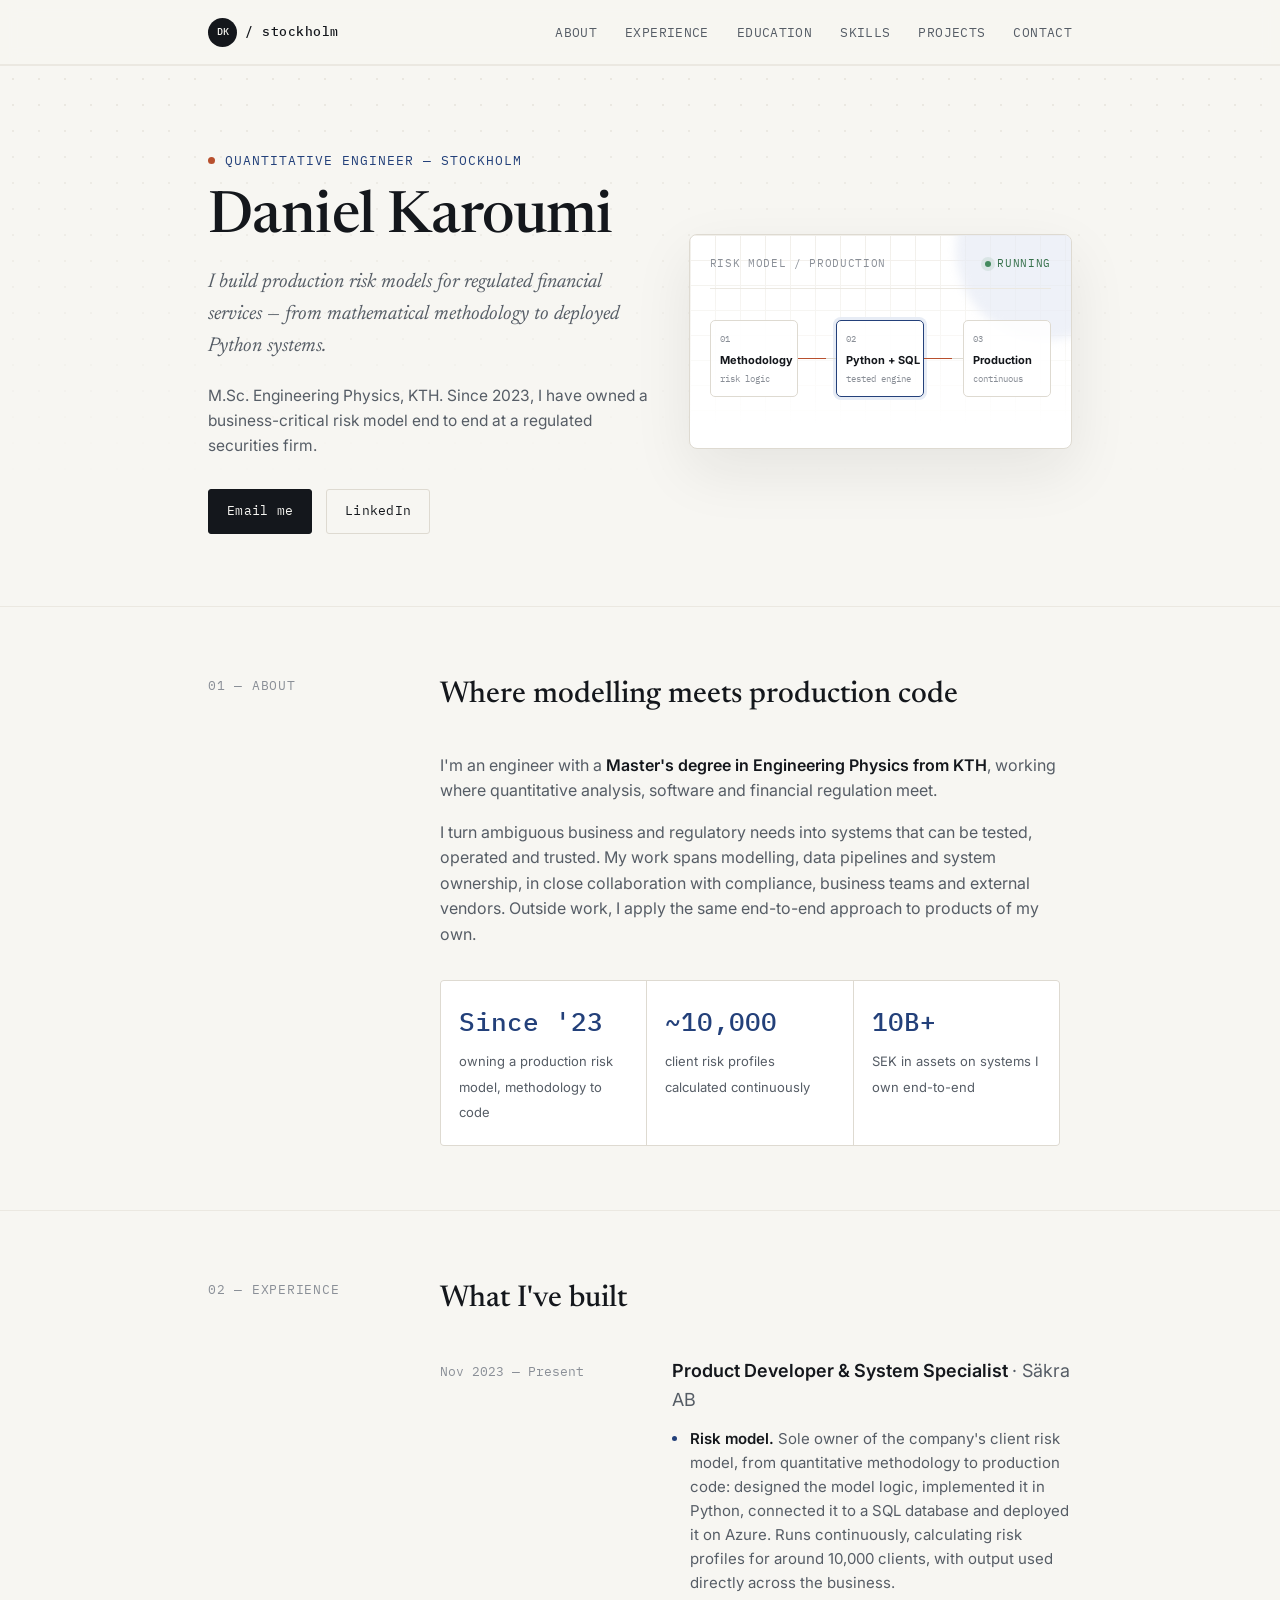
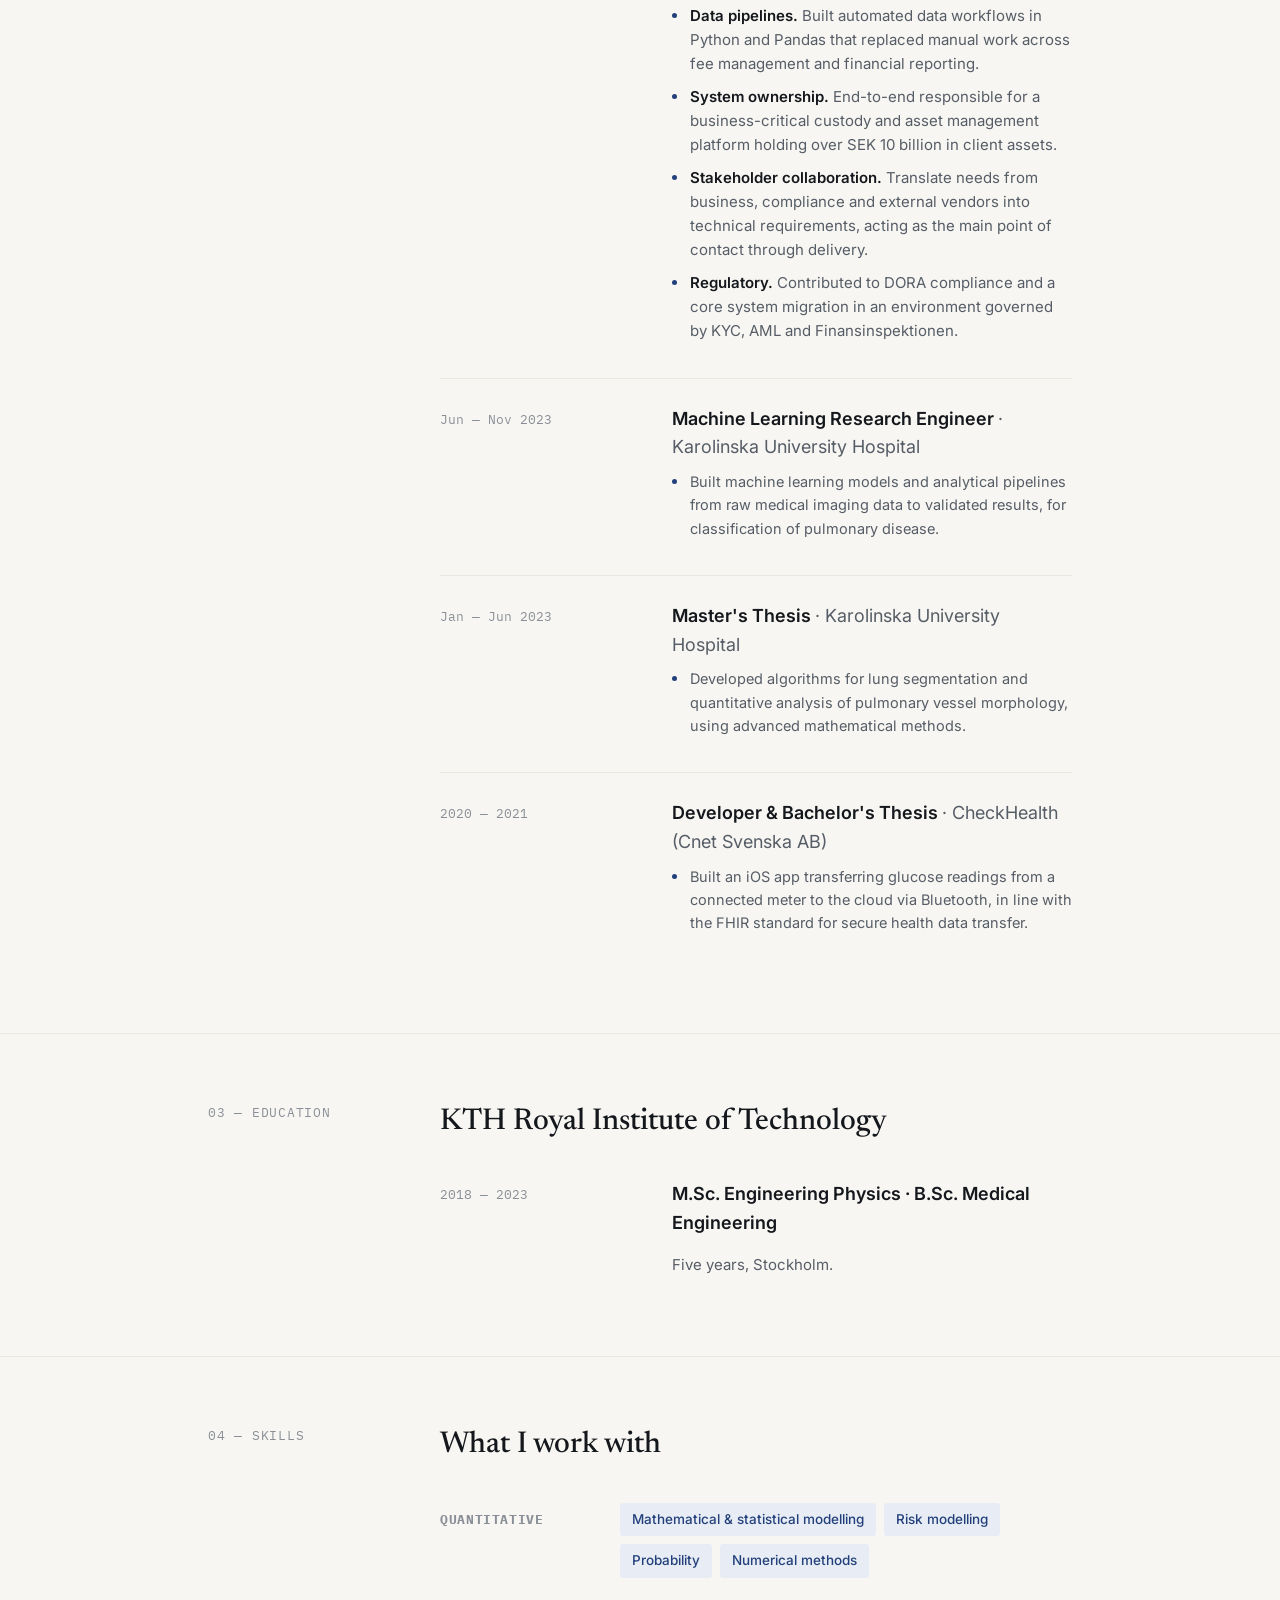
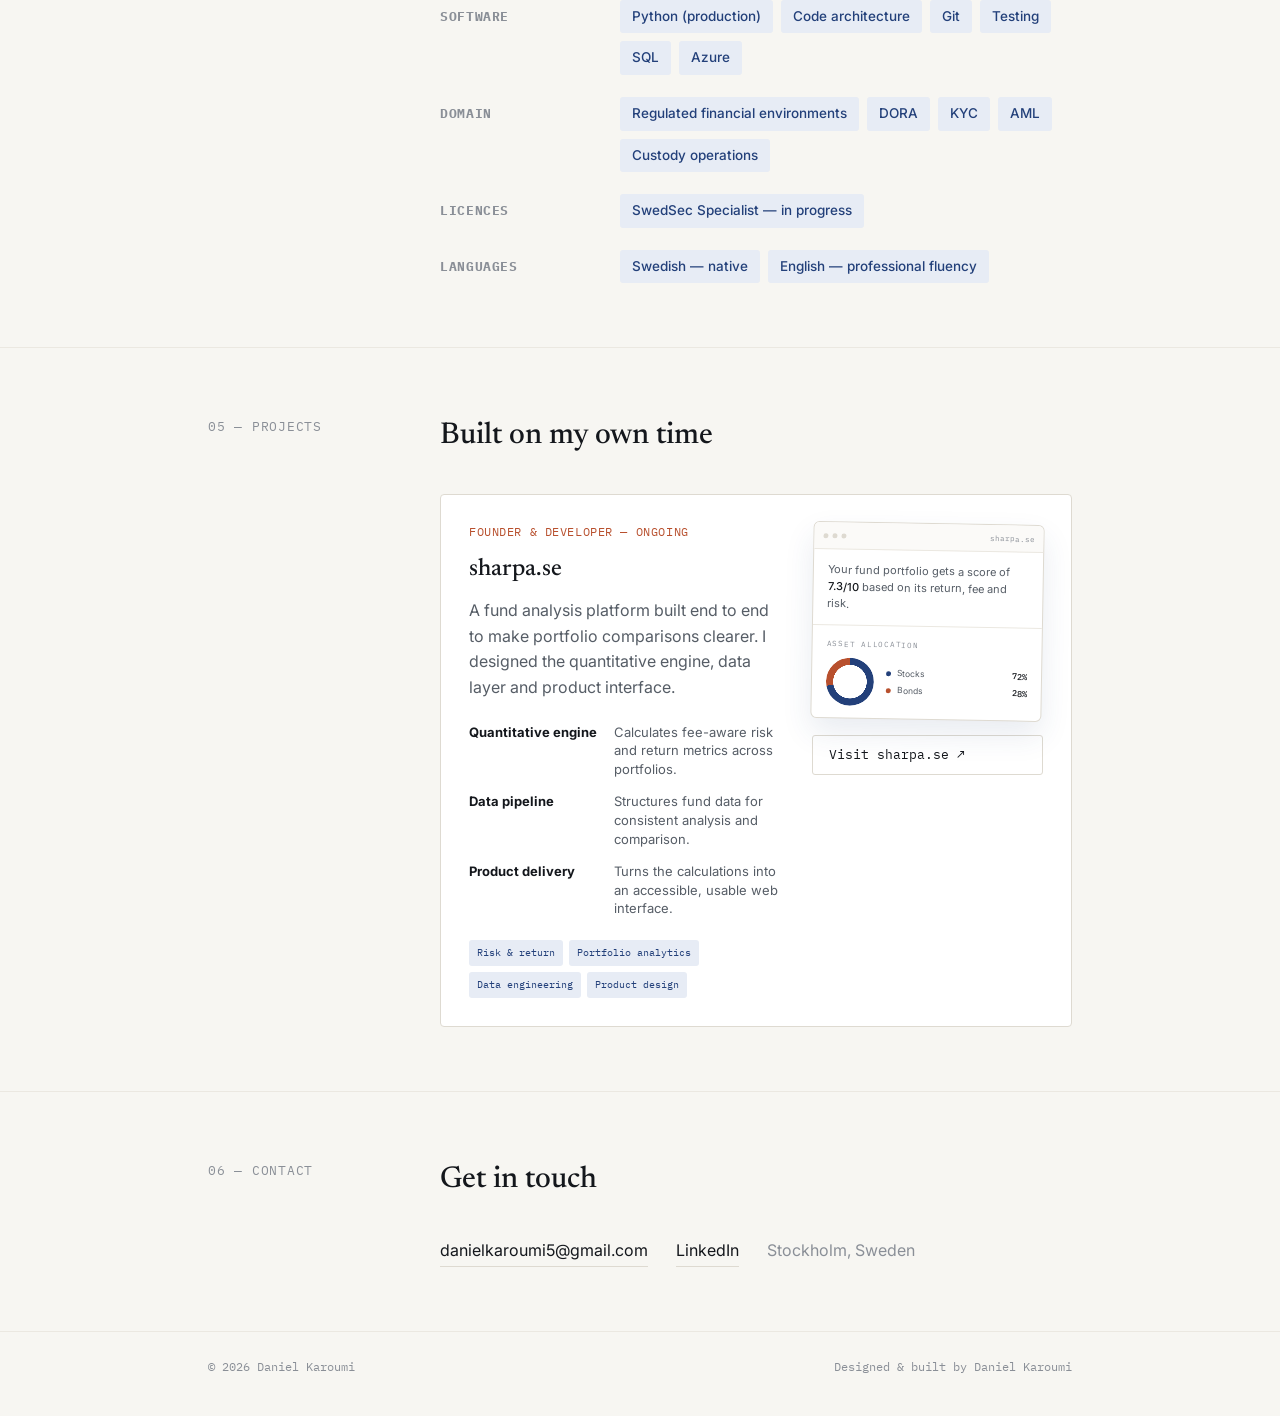
<file: index.html>
<!doctype html>
<html lang="en">
<head>
<meta charset="utf-8">
<meta name="viewport" content="width=device-width, initial-scale=1.0">
<title>Daniel Karoumi — Quantitative Engineer</title>
<meta name="description" content="Daniel Karoumi is a quantitative engineer in Stockholm building production risk models and financial systems in Python.">
<meta name="theme-color" content="#F7F6F2">
<link rel="canonical" href="https://dev-d4.github.io/">
<meta property="og:type" content="website">
<meta property="og:locale" content="en_GB">
<meta property="og:title" content="Daniel Karoumi — Quantitative Engineer">
<meta property="og:description" content="Production risk models and financial systems — from mathematical methodology to deployed Python.">
<meta property="og:url" content="https://dev-d4.github.io/">
<meta property="og:image" content="https://dev-d4.github.io/social-card.png">
<meta property="og:image:width" content="1200">
<meta property="og:image:height" content="630">
<meta property="og:image:alt" content="Daniel Karoumi, Quantitative Engineer in Stockholm">
<meta name="twitter:card" content="summary_large_image">
<meta name="twitter:title" content="Daniel Karoumi — Quantitative Engineer">
<meta name="twitter:description" content="Production risk models and financial systems — from methodology to deployed Python.">
<meta name="twitter:image" content="https://dev-d4.github.io/social-card.png">
<link rel="icon" href="favicon.svg?v=4" type="image/svg+xml">
<link rel="preconnect" href="https://fonts.googleapis.com">
<link rel="preconnect" href="https://fonts.gstatic.com" crossorigin>
<link href="https://fonts.googleapis.com/css2?family=Newsreader:ital,wght@0,400;0,500;0,600;1,400;1,500&amp;family=Inter:wght@400;500;600&amp;family=IBM+Plex+Mono:wght@400;500&amp;display=swap" rel="stylesheet">
<link rel="stylesheet" href="style.css?v=4">
</head>
<body>

<a class="skip-link" href="#main-content">Skip to content</a>

<header class="site-header">
  <div class="wrap">
    <a href="#top" class="brand" aria-label="Daniel Karoumi, home"><span class="brand-mark">DK</span><span>/ stockholm</span></a>
    <button class="menu-toggle" type="button" aria-expanded="false" aria-controls="primary-nav"><span>Menu</span><span class="menu-icon" aria-hidden="true"></span></button>
    <nav class="primary-nav" id="primary-nav" aria-label="Primary navigation">
      <a href="#about">About</a>
      <a href="#experience">Experience</a>
      <a href="#education">Education</a>
      <a href="#skills">Skills</a>
      <a href="#projects">Projects</a>
      <a href="#contact">Contact</a>
    </nav>
  </div>
</header>

<main id="main-content">
  <div id="top"></div>

  <section class="hero">
    <div class="wrap">
      <div>
        <p class="eyebrow">Quantitative Engineer — Stockholm</p>
        <h1>Daniel Karoumi</h1>
        <p class="thesis">I build production risk models for regulated financial services — from mathematical methodology to deployed Python systems.</p>
        <p class="lede">M.Sc. Engineering Physics, KTH. Since 2023, I have owned a business-critical risk model end to end at a regulated securities firm.</p>
        <div class="cta-row">
          <a class="btn btn-primary" href="mailto:danielkaroumi5@gmail.com">Email me</a>
          <a class="btn btn-ghost" href="https://www.linkedin.com/in/daniel-karoumi-aabb51263/" target="_blank" rel="noopener">LinkedIn</a>
        </div>
      </div>

      <div class="model-panel" role="img" aria-label="A production risk model workflow from methodology through Python and SQL to continuous production use">
        <div class="model-grid" aria-hidden="true"></div>
        <div class="model-top"><span>Risk model / production</span><span class="live"><i></i> running</span></div>
        <div class="model-flow">
          <div class="model-node"><span>01</span><strong>Methodology</strong><small>risk logic</small></div>
          <div class="flow-line" aria-hidden="true"><i></i></div>
          <div class="model-node active"><span>02</span><strong>Python + SQL</strong><small>tested engine</small></div>
          <div class="flow-line" aria-hidden="true"><i></i></div>
          <div class="model-node"><span>03</span><strong>Production</strong><small>continuous</small></div>
        </div>
      </div>
    </div>
  </section>

  <section id="about">
    <div class="wrap">
      <div class="section-head">
        <span class="section-label">01 — About</span>
        <h2 class="section-title">Where modelling meets production code</h2>
      </div>
      <div class="section-body">
        <div></div>
        <div class="about-text reveal">
          <p>I'm an engineer with a <strong>Master's degree in Engineering Physics from KTH</strong>, working where quantitative analysis, software and financial regulation meet.</p>
          <p>I turn ambiguous business and regulatory needs into systems that can be tested, operated and trusted. My work spans modelling, data pipelines and system ownership, in close collaboration with compliance, business teams and external vendors. Outside work, I apply the same end-to-end approach to products of my own.</p>

          <div class="facts">
            <div class="fact"><span class="num">Since '23</span><span class="label">owning a production risk model, methodology to code</span></div>
            <div class="fact"><span class="num">~10,000</span><span class="label">client risk profiles calculated continuously</span></div>
            <div class="fact"><span class="num">10B+</span><span class="label">SEK in assets on systems I own end-to-end</span></div>
          </div>
        </div>
      </div>
    </div>
  </section>

  <section id="experience">
    <div class="wrap">
      <div class="section-head">
        <span class="section-label">02 — Experience</span>
        <h2 class="section-title">What I've built</h2>
      </div>
      <div class="section-body">
        <div></div>
        <div class="timeline reveal">

          <div class="role">
            <div class="when">Nov 2023 — Present</div>
            <div>
              <p class="who">Product Developer &amp; System Specialist <span>· Säkra AB</span></p>
              <ul>
                <li><strong>Risk model.</strong> Sole owner of the company's client risk model, from quantitative methodology to production code: designed the model logic, implemented it in Python, connected it to a SQL database and deployed it on Azure. Runs continuously, calculating risk profiles for around 10,000 clients, with output used directly across the business.</li>
                <li><strong>Data pipelines.</strong> Built automated data workflows in Python and Pandas that replaced manual work across fee management and financial reporting.</li>
                <li><strong>System ownership.</strong> End-to-end responsible for a business-critical custody and asset management platform holding over SEK 10 billion in client assets.</li>
                <li><strong>Stakeholder collaboration.</strong> Translate needs from business, compliance and external vendors into technical requirements, acting as the main point of contact through delivery.</li>
                <li><strong>Regulatory.</strong> Contributed to DORA compliance and a core system migration in an environment governed by KYC, AML and Finansinspektionen.</li>
              </ul>
            </div>
          </div>

          <div class="role compact">
            <div class="when">Jun — Nov 2023</div>
            <div>
              <p class="who">Machine Learning Research Engineer <span>· Karolinska University Hospital</span></p>
              <ul>
                <li>Built machine learning models and analytical pipelines from raw medical imaging data to validated results, for classification of pulmonary disease.</li>
              </ul>
            </div>
          </div>

          <div class="role compact">
            <div class="when">Jan — Jun 2023</div>
            <div>
              <p class="who">Master's Thesis <span>· Karolinska University Hospital</span></p>
              <ul>
                <li>Developed algorithms for lung segmentation and quantitative analysis of pulmonary vessel morphology, using advanced mathematical methods.</li>
              </ul>
            </div>
          </div>

          <div class="role compact">
            <div class="when">2020 — 2021</div>
            <div>
              <p class="who">Developer &amp; Bachelor's Thesis <span>· CheckHealth (Cnet Svenska AB)</span></p>
              <ul>
                <li>Built an iOS app transferring glucose readings from a connected meter to the cloud via Bluetooth, in line with the FHIR standard for secure health data transfer.</li>
              </ul>
            </div>
          </div>

        </div>
      </div>
    </div>
  </section>

  <section id="education">
    <div class="wrap">
      <div class="section-head">
        <span class="section-label">03 — Education</span>
        <h2 class="section-title">KTH Royal Institute of Technology</h2>
      </div>
      <div class="section-body">
        <div></div>
        <div class="edu-card reveal">
          <div class="when">2018 — 2023</div>
          <div>
            <p class="who">M.Sc. Engineering Physics · B.Sc. Medical Engineering</p>
            <p class="where">Five years, Stockholm.</p>
          </div>
        </div>
      </div>
    </div>
  </section>

  <section id="skills">
    <div class="wrap">
      <div class="section-head">
        <span class="section-label">04 — Skills</span>
        <h2 class="section-title">What I work with</h2>
      </div>
      <div class="section-body">
        <div></div>
        <div class="skill-groups reveal">
          <div class="skill-group">
            <h4>Quantitative</h4>
            <div class="tags">
              <span class="tag">Mathematical &amp; statistical modelling</span>
              <span class="tag">Risk modelling</span>
              <span class="tag">Probability</span>
              <span class="tag">Numerical methods</span>
            </div>
          </div>
          <div class="skill-group">
            <h4>Software</h4>
            <div class="tags">
              <span class="tag">Python (production)</span>
              <span class="tag">Code architecture</span>
              <span class="tag">Git</span>
              <span class="tag">Testing</span>
              <span class="tag">SQL</span>
              <span class="tag">Azure</span>
            </div>
          </div>
          <div class="skill-group">
            <h4>Domain</h4>
            <div class="tags">
              <span class="tag">Regulated financial environments</span>
              <span class="tag">DORA</span>
              <span class="tag">KYC</span>
              <span class="tag">AML</span>
              <span class="tag">Custody operations</span>
            </div>
          </div>
          <div class="skill-group">
            <h4>Licences</h4>
            <div class="tags"><span class="tag">SwedSec Specialist — in progress</span></div>
          </div>
          <div class="skill-group">
            <h4>Languages</h4>
            <div class="tags">
              <span class="tag">Swedish — native</span>
              <span class="tag">English — professional fluency</span>
            </div>
          </div>
        </div>
      </div>
    </div>
  </section>

  <section id="projects">
    <div class="wrap">
      <div class="section-head">
        <span class="section-label">05 — Projects</span>
        <h2 class="section-title">Built on my own time</h2>
      </div>
      <div class="section-body">
        <div></div>
        <article class="project-card reveal">
          <div class="project-copy">
            <p class="tag-line">Founder &amp; developer — ongoing</p>
            <h3>sharpa.se</h3>
            <p>A fund analysis platform built end to end to make portfolio comparisons clearer. I designed the quantitative engine, data layer and product interface.</p>
            <ul class="project-points">
              <li><strong>Quantitative engine</strong><span>Calculates fee-aware risk and return metrics across portfolios.</span></li>
              <li><strong>Data pipeline</strong><span>Structures fund data for consistent analysis and comparison.</span></li>
              <li><strong>Product delivery</strong><span>Turns the calculations into an accessible, usable web interface.</span></li>
            </ul>
            <div class="project-tags" aria-label="Project areas"><span>Risk &amp; return</span><span>Portfolio analytics</span><span>Data engineering</span><span>Product design</span></div>
          </div>
          <div class="project-side">
            <div class="product-preview" aria-hidden="true">
              <div class="preview-bar"><i></i><i></i><i></i><span>sharpa.se</span></div>
              <div class="preview-band">
                <p class="preview-verdict">Your fund portfolio gets a score of <b>7.3/10</b> based on its return, fee and risk.</p>
              </div>
              <div class="preview-band">
                <small class="preview-label">Asset allocation</small>
                <div class="preview-split">
                  <span class="preview-donut"></span>
                  <span class="preview-legend">
                    <span>Stocks<b>72%</b></span>
                    <span>Bonds<b>28%</b></span>
                  </span>
                </div>
              </div>
            </div>
            <a class="visit" href="https://sharpa.se" target="_blank" rel="noopener">Visit sharpa.se <span aria-hidden="true">↗</span></a>
          </div>
        </article>
      </div>
    </div>
  </section>

  <section id="contact" class="contact">
    <div class="wrap">
      <div class="section-head">
        <span class="section-label">06 — Contact</span>
        <h2 class="section-title">Get in touch</h2>
      </div>
      <div class="section-body">
        <div></div>
        <div class="contact-links reveal">
          <a href="mailto:danielkaroumi5@gmail.com">danielkaroumi5@gmail.com</a>
          <a href="https://www.linkedin.com/in/daniel-karoumi-aabb51263/" target="_blank" rel="noopener">LinkedIn</a>
          <span style="color: var(--ink-faint); font-size: 16px;">Stockholm, Sweden</span>
        </div>
      </div>
    </div>
  </section>

</main>

<footer>
  <div class="wrap">
    <span>© 2026 Daniel Karoumi</span>
    <span>Designed &amp; built by Daniel Karoumi</span>
  </div>
</footer>

<script src="script.js?v=4"></script>
</body>
</html>
</file>
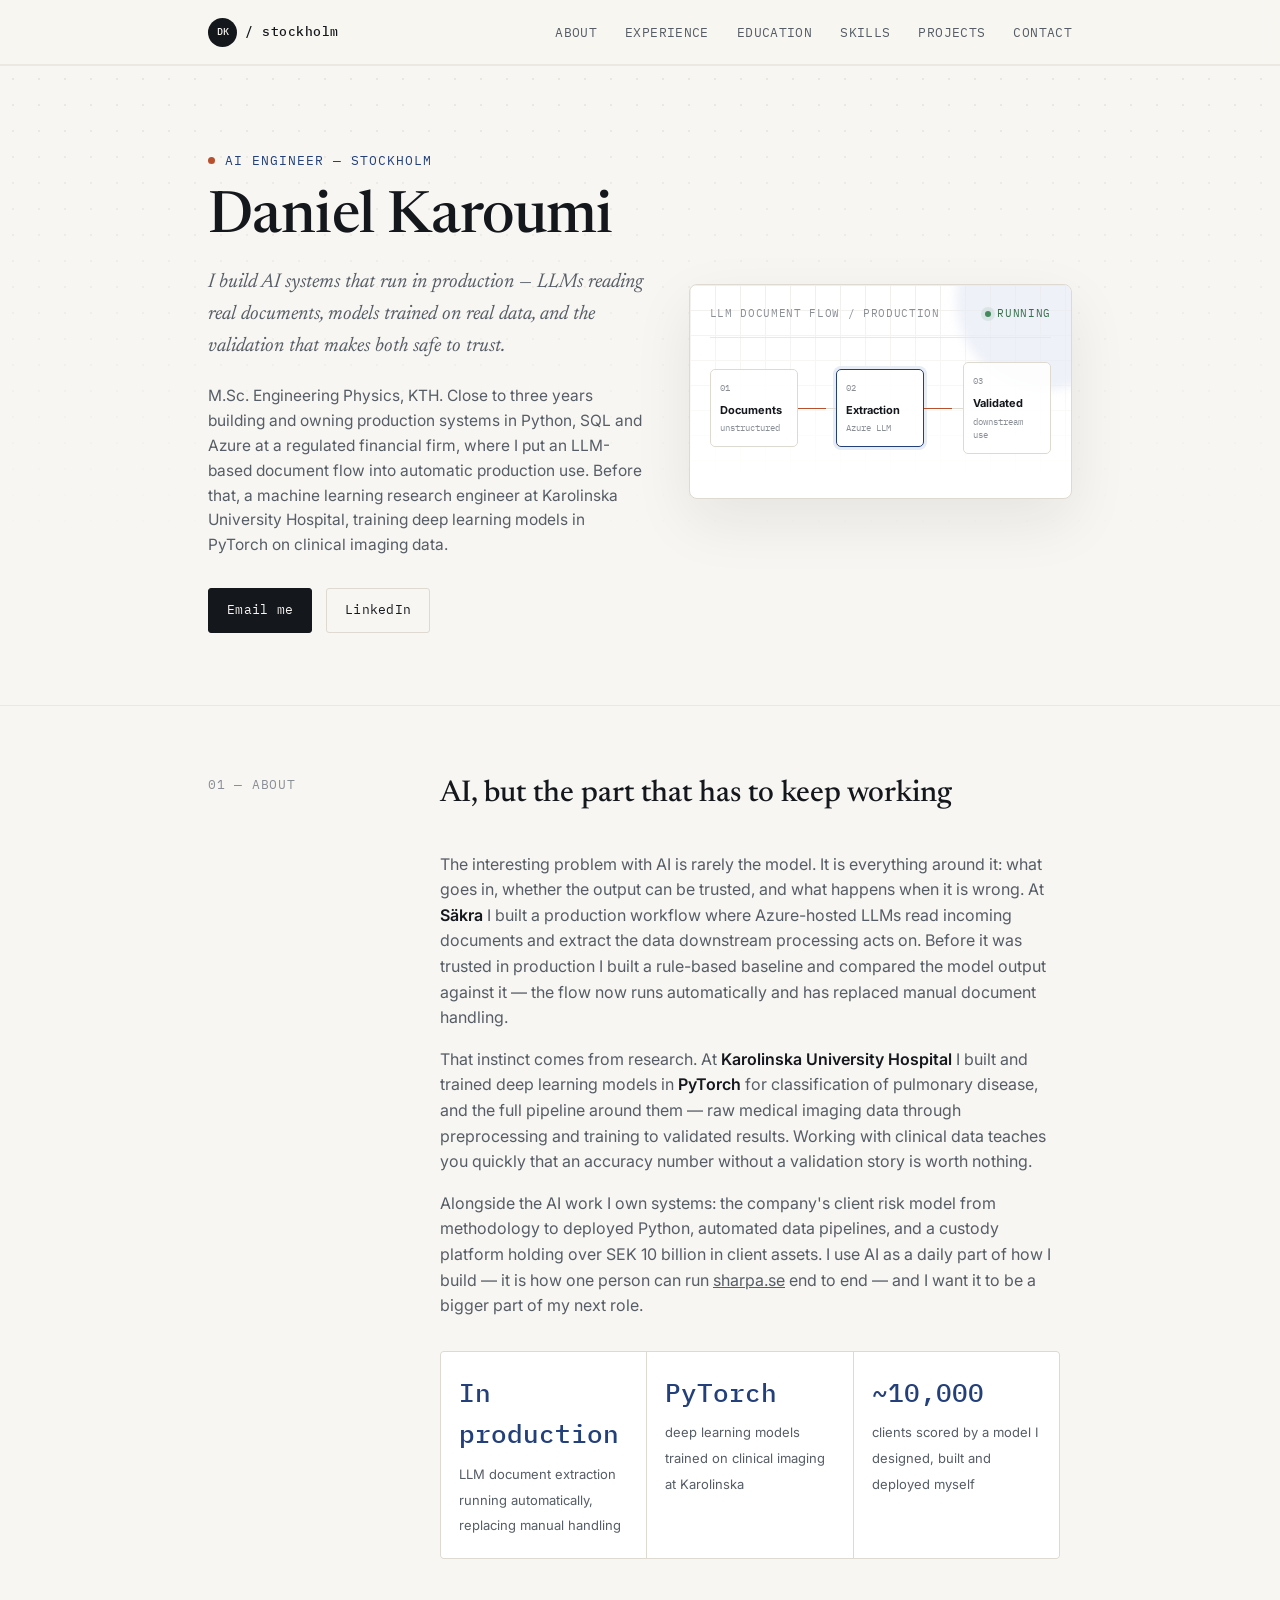
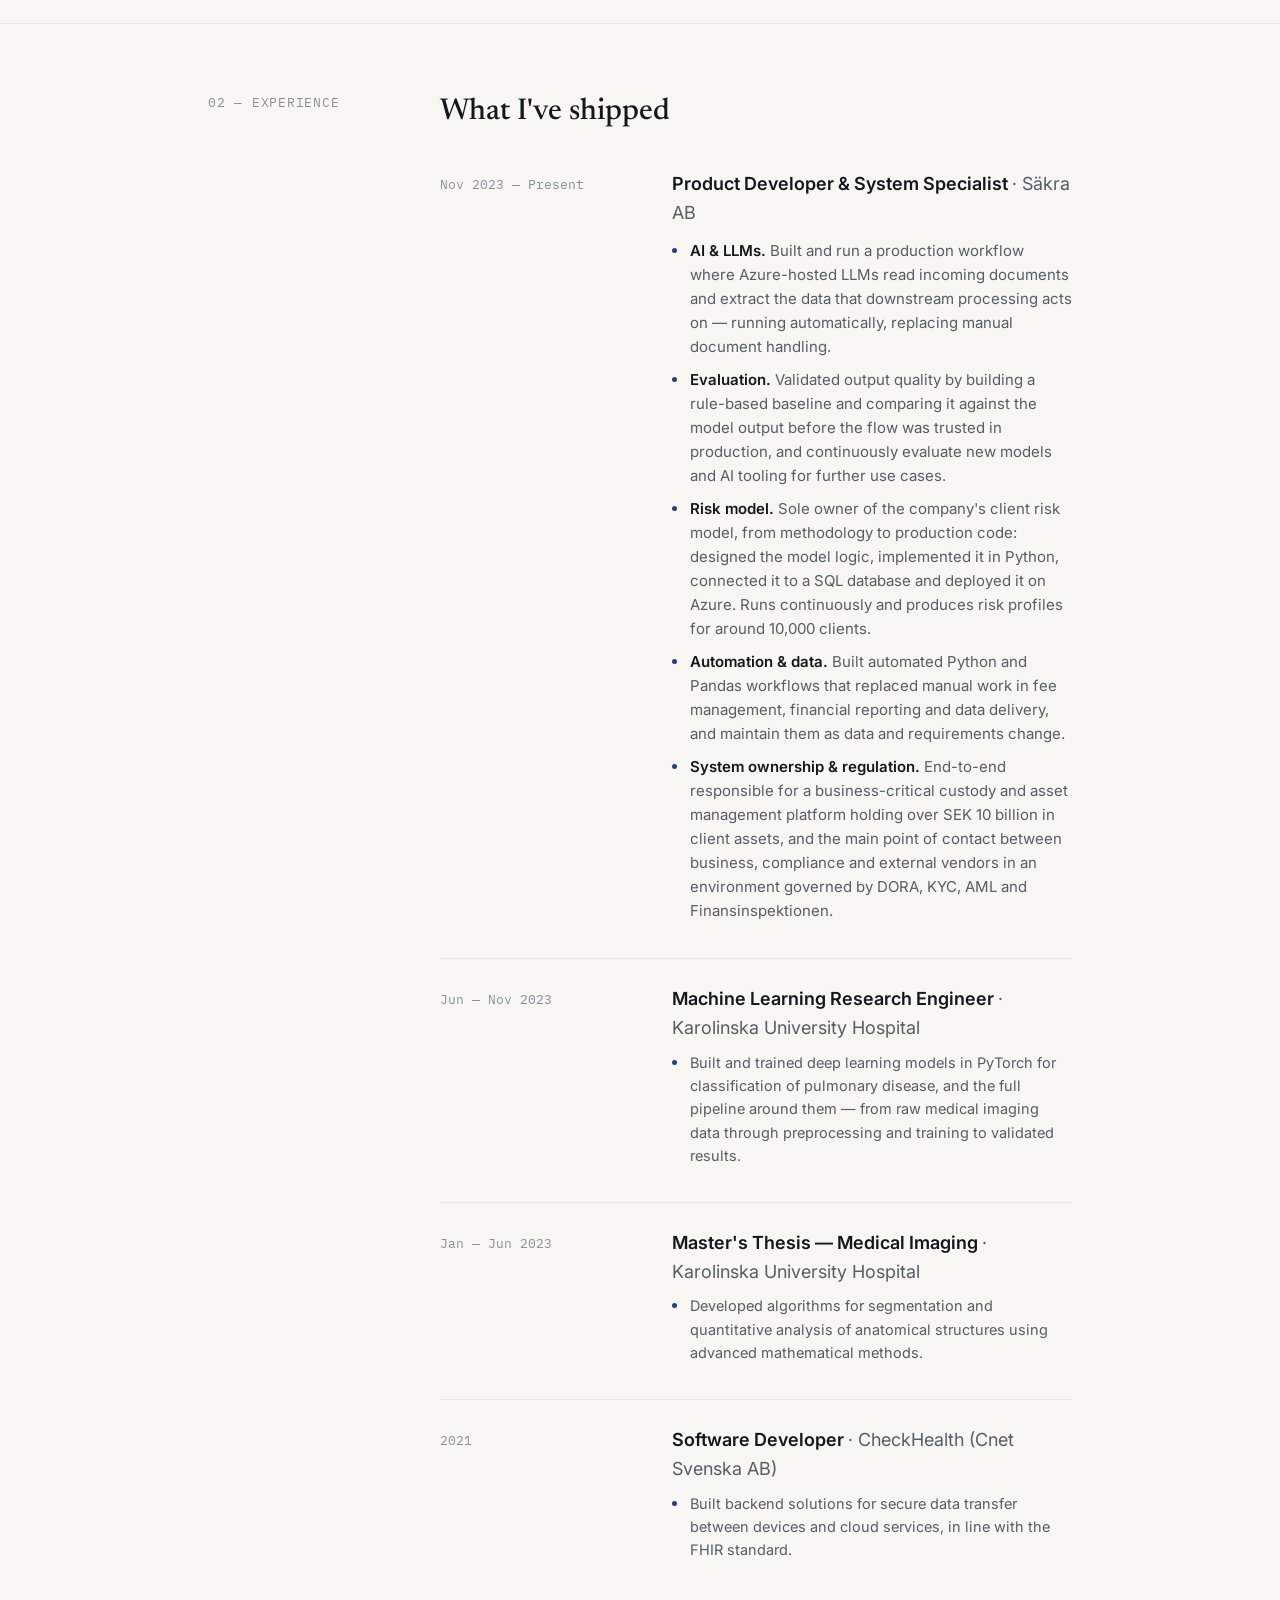
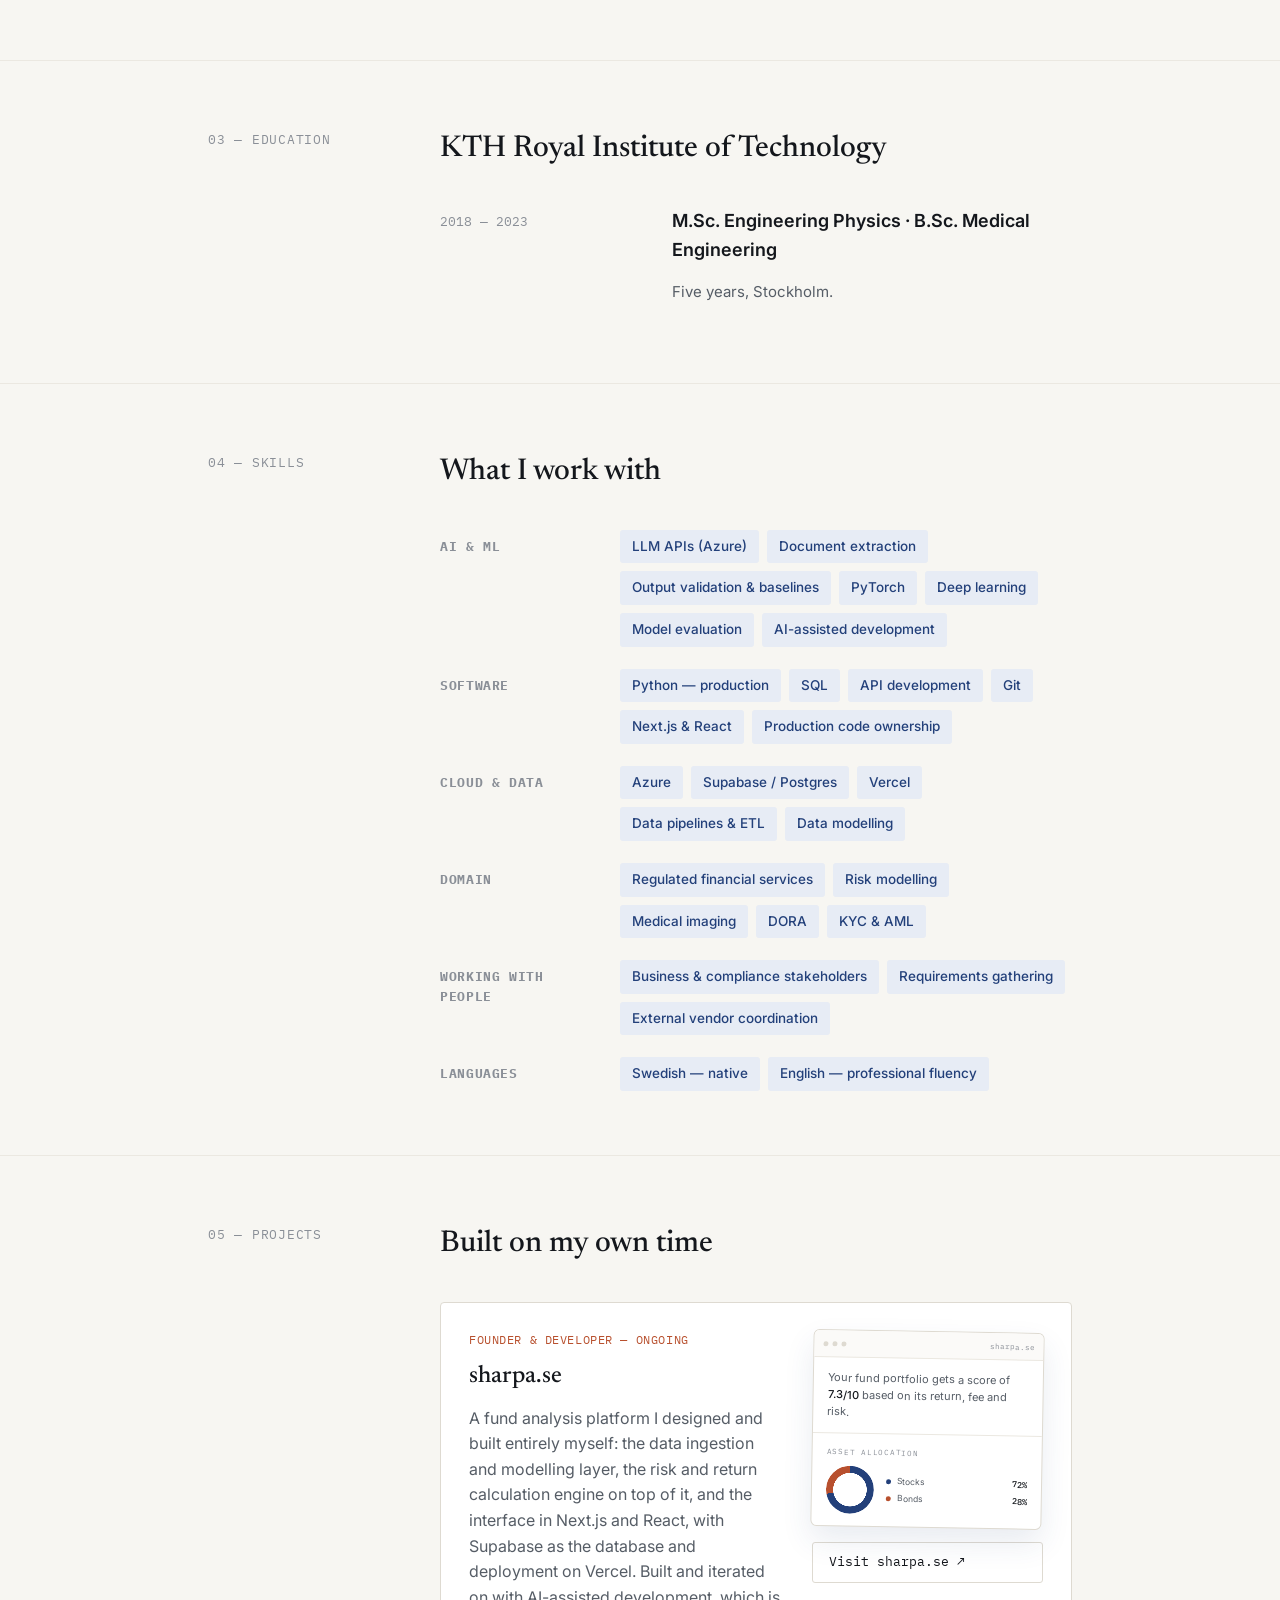
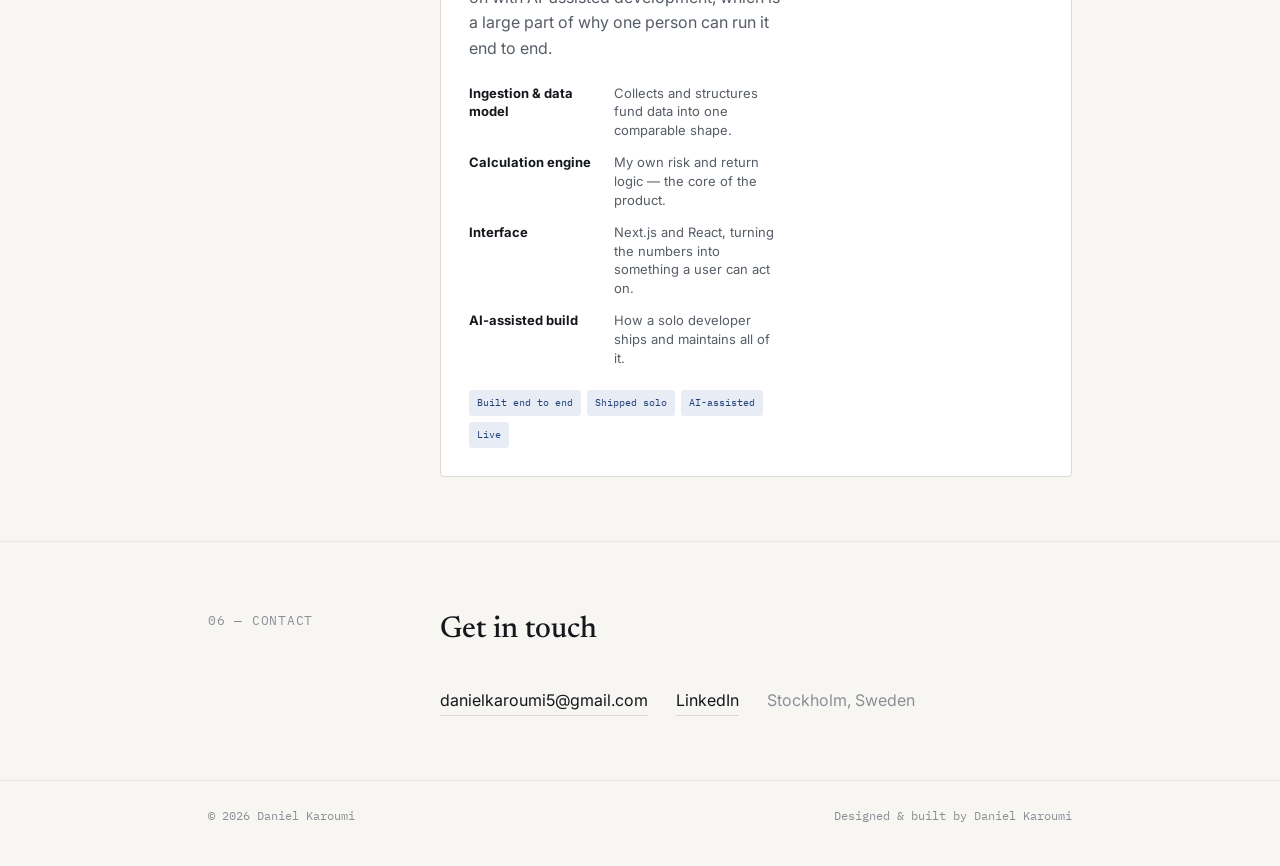
<file: aiengineer/index.html>
<!doctype html>
<html lang="en">
<head>
<meta charset="utf-8">
<meta name="viewport" content="width=device-width, initial-scale=1.0">
<title>Daniel Karoumi — AI Engineer</title>
<meta name="description" content="Daniel Karoumi is an engineer in Stockholm who puts AI into production — LLM document extraction running automatically in a regulated financial firm, and deep learning on clinical imaging before that.">
<meta name="theme-color" content="#F7F6F2">
<!-- This page covers the same career as the front page and should not compete
     with it in search. Remove the next line to make it indexable. -->
<meta name="robots" content="noindex">
<link rel="canonical" href="https://dev-d4.github.io/aiengineer/">
<meta property="og:type" content="website">
<meta property="og:locale" content="en_GB">
<meta property="og:title" content="Daniel Karoumi — AI Engineer">
<meta property="og:description" content="LLM systems that run in production, PyTorch models trained on clinical data, and the validation that makes both trustworthy.">
<meta property="og:url" content="https://dev-d4.github.io/aiengineer/">
<meta property="og:image" content="https://dev-d4.github.io/social-card.png">
<meta property="og:image:width" content="1200">
<meta property="og:image:height" content="630">
<meta property="og:image:alt" content="Daniel Karoumi, engineer in Stockholm">
<meta name="twitter:card" content="summary_large_image">
<meta name="twitter:title" content="Daniel Karoumi — AI Engineer">
<meta name="twitter:description" content="I ship AI that actually runs — LLM document flows in production, deep learning on medical imaging, and the evaluation in between.">
<meta name="twitter:image" content="https://dev-d4.github.io/social-card.png">
<link rel="icon" href="../favicon.svg?v=4" type="image/svg+xml">
<link rel="preconnect" href="https://fonts.googleapis.com">
<link rel="preconnect" href="https://fonts.gstatic.com" crossorigin>
<link href="https://fonts.googleapis.com/css2?family=Newsreader:ital,wght@0,400;0,500;0,600;1,400;1,500&amp;family=Inter:wght@400;500;600&amp;family=IBM+Plex+Mono:wght@400;500&amp;display=swap" rel="stylesheet">
<link rel="stylesheet" href="../style.css?v=4">
</head>
<body>

<a class="skip-link" href="#main-content">Skip to content</a>

<header class="site-header">
  <div class="wrap">
    <a href="#top" class="brand" aria-label="Daniel Karoumi, home"><span class="brand-mark">DK</span><span>/ stockholm</span></a>
    <button class="menu-toggle" type="button" aria-expanded="false" aria-controls="primary-nav"><span>Menu</span><span class="menu-icon" aria-hidden="true"></span></button>
    <nav class="primary-nav" id="primary-nav" aria-label="Primary navigation">
      <a href="#about">About</a>
      <a href="#experience">Experience</a>
      <a href="#education">Education</a>
      <a href="#skills">Skills</a>
      <a href="#projects">Projects</a>
      <a href="#contact">Contact</a>
    </nav>
  </div>
</header>

<main id="main-content">
  <div id="top"></div>

  <section class="hero">
    <div class="wrap">
      <div>
        <p class="eyebrow">AI Engineer — Stockholm</p>
        <h1>Daniel Karoumi</h1>
        <p class="thesis">I build AI systems that run in production — LLMs reading real documents, models trained on real data, and the validation that makes both safe to trust.</p>
        <p class="lede">M.Sc. Engineering Physics, KTH. Close to three years building and owning production systems in Python, SQL and Azure at a regulated financial firm, where I put an LLM-based document flow into automatic production use. Before that, a machine learning research engineer at Karolinska University Hospital, training deep learning models in PyTorch on clinical imaging data.</p>
        <div class="cta-row">
          <a class="btn btn-primary" href="mailto:danielkaroumi5@gmail.com">Email me</a>
          <a class="btn btn-ghost" href="https://www.linkedin.com/in/daniel-karoumi-aabb51263/" target="_blank" rel="noopener">LinkedIn</a>
        </div>
      </div>

      <div class="model-panel" role="img" aria-label="An LLM document pipeline: documents in, model extraction, validated output feeding downstream processing">
        <div class="model-grid" aria-hidden="true"></div>
        <div class="model-top"><span>LLM document flow / production</span><span class="live"><i></i> running</span></div>
        <div class="model-flow">
          <div class="model-node"><span>01</span><strong>Documents</strong><small>unstructured</small></div>
          <div class="flow-line" aria-hidden="true"><i></i></div>
          <div class="model-node active"><span>02</span><strong>Extraction</strong><small>Azure LLM</small></div>
          <div class="flow-line" aria-hidden="true"><i></i></div>
          <div class="model-node"><span>03</span><strong>Validated</strong><small>downstream use</small></div>
        </div>
      </div>
    </div>
  </section>

  <section id="about">
    <div class="wrap">
      <div class="section-head">
        <span class="section-label">01 — About</span>
        <h2 class="section-title">AI, but the part that has to keep working</h2>
      </div>
      <div class="section-body">
        <div></div>
        <div class="about-text reveal">
          <p>The interesting problem with AI is rarely the model. It is everything around it: what goes in, whether the output can be trusted, and what happens when it is wrong. At <strong>Säkra</strong> I built a production workflow where Azure-hosted LLMs read incoming documents and extract the data downstream processing acts on. Before it was trusted in production I built a rule-based baseline and compared the model output against it — the flow now runs automatically and has replaced manual document handling.</p>
          <p>That instinct comes from research. At <strong>Karolinska University Hospital</strong> I built and trained deep learning models in <strong>PyTorch</strong> for classification of pulmonary disease, and the full pipeline around them — raw medical imaging data through preprocessing and training to validated results. Working with clinical data teaches you quickly that an accuracy number without a validation story is worth nothing.</p>
          <p>Alongside the AI work I own systems: the company's client risk model from methodology to deployed Python, automated data pipelines, and a custody platform holding over SEK 10 billion in client assets. I use AI as a daily part of how I build — it is how one person can run <a href="https://sharpa.se" target="_blank" rel="noopener">sharpa.se</a> end to end — and I want it to be a bigger part of my next role.</p>

          <div class="facts">
            <div class="fact"><span class="num">In production</span><span class="label">LLM document extraction running automatically, replacing manual handling</span></div>
            <div class="fact"><span class="num">PyTorch</span><span class="label">deep learning models trained on clinical imaging at Karolinska</span></div>
            <div class="fact"><span class="num">~10,000</span><span class="label">clients scored by a model I designed, built and deployed myself</span></div>
          </div>
        </div>
      </div>
    </div>
  </section>

  <section id="experience">
    <div class="wrap">
      <div class="section-head">
        <span class="section-label">02 — Experience</span>
        <h2 class="section-title">What I've shipped</h2>
      </div>
      <div class="section-body">
        <div></div>
        <div class="timeline reveal">

          <div class="role">
            <div class="when">Nov 2023 — Present</div>
            <div>
              <p class="who">Product Developer &amp; System Specialist <span>· Säkra AB</span></p>
              <ul>
                <li><strong>AI &amp; LLMs.</strong> Built and run a production workflow where Azure-hosted LLMs read incoming documents and extract the data that downstream processing acts on — running automatically, replacing manual document handling.</li>
                <li><strong>Evaluation.</strong> Validated output quality by building a rule-based baseline and comparing it against the model output before the flow was trusted in production, and continuously evaluate new models and AI tooling for further use cases.</li>
                <li><strong>Risk model.</strong> Sole owner of the company's client risk model, from methodology to production code: designed the model logic, implemented it in Python, connected it to a SQL database and deployed it on Azure. Runs continuously and produces risk profiles for around 10,000 clients.</li>
                <li><strong>Automation &amp; data.</strong> Built automated Python and Pandas workflows that replaced manual work in fee management, financial reporting and data delivery, and maintain them as data and requirements change.</li>
                <li><strong>System ownership &amp; regulation.</strong> End-to-end responsible for a business-critical custody and asset management platform holding over SEK 10 billion in client assets, and the main point of contact between business, compliance and external vendors in an environment governed by DORA, KYC, AML and Finansinspektionen.</li>
              </ul>
            </div>
          </div>

          <div class="role compact">
            <div class="when">Jun — Nov 2023</div>
            <div>
              <p class="who">Machine Learning Research Engineer <span>· Karolinska University Hospital</span></p>
              <ul>
                <li>Built and trained deep learning models in PyTorch for classification of pulmonary disease, and the full pipeline around them — from raw medical imaging data through preprocessing and training to validated results.</li>
              </ul>
            </div>
          </div>

          <div class="role compact">
            <div class="when">Jan — Jun 2023</div>
            <div>
              <p class="who">Master's Thesis — Medical Imaging <span>· Karolinska University Hospital</span></p>
              <ul>
                <li>Developed algorithms for segmentation and quantitative analysis of anatomical structures using advanced mathematical methods.</li>
              </ul>
            </div>
          </div>

          <div class="role compact">
            <div class="when">2021</div>
            <div>
              <p class="who">Software Developer <span>· CheckHealth (Cnet Svenska AB)</span></p>
              <ul>
                <li>Built backend solutions for secure data transfer between devices and cloud services, in line with the FHIR standard.</li>
              </ul>
            </div>
          </div>

        </div>
      </div>
    </div>
  </section>

  <section id="education">
    <div class="wrap">
      <div class="section-head">
        <span class="section-label">03 — Education</span>
        <h2 class="section-title">KTH Royal Institute of Technology</h2>
      </div>
      <div class="section-body">
        <div></div>
        <div class="edu-card reveal">
          <div class="when">2018 — 2023</div>
          <div>
            <p class="who">M.Sc. Engineering Physics · B.Sc. Medical Engineering</p>
            <p class="where">Five years, Stockholm.</p>
          </div>
        </div>
      </div>
    </div>
  </section>

  <section id="skills">
    <div class="wrap">
      <div class="section-head">
        <span class="section-label">04 — Skills</span>
        <h2 class="section-title">What I work with</h2>
      </div>
      <div class="section-body">
        <div></div>
        <div class="skill-groups reveal">
          <div class="skill-group">
            <h4>AI &amp; ML</h4>
            <div class="tags">
              <span class="tag">LLM APIs (Azure)</span>
              <span class="tag">Document extraction</span>
              <span class="tag">Output validation &amp; baselines</span>
              <span class="tag">PyTorch</span>
              <span class="tag">Deep learning</span>
              <span class="tag">Model evaluation</span>
              <span class="tag">AI-assisted development</span>
            </div>
          </div>
          <div class="skill-group">
            <h4>Software</h4>
            <div class="tags">
              <span class="tag">Python — production</span>
              <span class="tag">SQL</span>
              <span class="tag">API development</span>
              <span class="tag">Git</span>
              <span class="tag">Next.js &amp; React</span>
              <span class="tag">Production code ownership</span>
            </div>
          </div>
          <div class="skill-group">
            <h4>Cloud &amp; data</h4>
            <div class="tags">
              <span class="tag">Azure</span>
              <span class="tag">Supabase / Postgres</span>
              <span class="tag">Vercel</span>
              <span class="tag">Data pipelines &amp; ETL</span>
              <span class="tag">Data modelling</span>
            </div>
          </div>
          <div class="skill-group">
            <h4>Domain</h4>
            <div class="tags">
              <span class="tag">Regulated financial services</span>
              <span class="tag">Risk modelling</span>
              <span class="tag">Medical imaging</span>
              <span class="tag">DORA</span>
              <span class="tag">KYC &amp; AML</span>
            </div>
          </div>
          <div class="skill-group">
            <h4>Working with people</h4>
            <div class="tags">
              <span class="tag">Business &amp; compliance stakeholders</span>
              <span class="tag">Requirements gathering</span>
              <span class="tag">External vendor coordination</span>
            </div>
          </div>
          <div class="skill-group">
            <h4>Languages</h4>
            <div class="tags">
              <span class="tag">Swedish — native</span>
              <span class="tag">English — professional fluency</span>
            </div>
          </div>
        </div>
      </div>
    </div>
  </section>

  <section id="projects">
    <div class="wrap">
      <div class="section-head">
        <span class="section-label">05 — Projects</span>
        <h2 class="section-title">Built on my own time</h2>
      </div>
      <div class="section-body">
        <div></div>
        <article class="project-card reveal">
          <div class="project-copy">
            <p class="tag-line">Founder &amp; developer — ongoing</p>
            <h3>sharpa.se</h3>
            <p>A fund analysis platform I designed and built entirely myself: the data ingestion and modelling layer, the risk and return calculation engine on top of it, and the interface in Next.js and React, with Supabase as the database and deployment on Vercel. Built and iterated on with AI-assisted development, which is a large part of why one person can run it end to end.</p>
            <ul class="project-points">
              <li><strong>Ingestion &amp; data model</strong><span>Collects and structures fund data into one comparable shape.</span></li>
              <li><strong>Calculation engine</strong><span>My own risk and return logic — the core of the product.</span></li>
              <li><strong>Interface</strong><span>Next.js and React, turning the numbers into something a user can act on.</span></li>
              <li><strong>AI-assisted build</strong><span>How a solo developer ships and maintains all of it.</span></li>
            </ul>
            <div class="project-tags" aria-label="Project areas"><span>Built end to end</span><span>Shipped solo</span><span>AI-assisted</span><span>Live</span></div>
          </div>
          <div class="project-side">
            <div class="product-preview" aria-hidden="true">
              <div class="preview-bar"><i></i><i></i><i></i><span>sharpa.se</span></div>
              <div class="preview-band">
                <p class="preview-verdict">Your fund portfolio gets a score of <b>7.3/10</b> based on its return, fee and risk.</p>
              </div>
              <div class="preview-band">
                <small class="preview-label">Asset allocation</small>
                <div class="preview-split">
                  <span class="preview-donut"></span>
                  <span class="preview-legend">
                    <span>Stocks<b>72%</b></span>
                    <span>Bonds<b>28%</b></span>
                  </span>
                </div>
              </div>
            </div>
            <a class="visit" href="https://sharpa.se" target="_blank" rel="noopener">Visit sharpa.se <span aria-hidden="true">↗</span></a>
          </div>
        </article>
      </div>
    </div>
  </section>

  <section id="contact" class="contact">
    <div class="wrap">
      <div class="section-head">
        <span class="section-label">06 — Contact</span>
        <h2 class="section-title">Get in touch</h2>
      </div>
      <div class="section-body">
        <div></div>
        <div class="contact-links reveal">
          <a href="mailto:danielkaroumi5@gmail.com">danielkaroumi5@gmail.com</a>
          <a href="https://www.linkedin.com/in/daniel-karoumi-aabb51263/" target="_blank" rel="noopener">LinkedIn</a>
          <span style="color: var(--ink-faint); font-size: 16px;">Stockholm, Sweden</span>
        </div>
      </div>
    </div>
  </section>

</main>

<footer>
  <div class="wrap">
    <span>© 2026 Daniel Karoumi</span>
    <span>Designed &amp; built by Daniel Karoumi</span>
  </div>
</footer>

<script src="../script.js?v=4"></script>
</body>
</html>
</file>
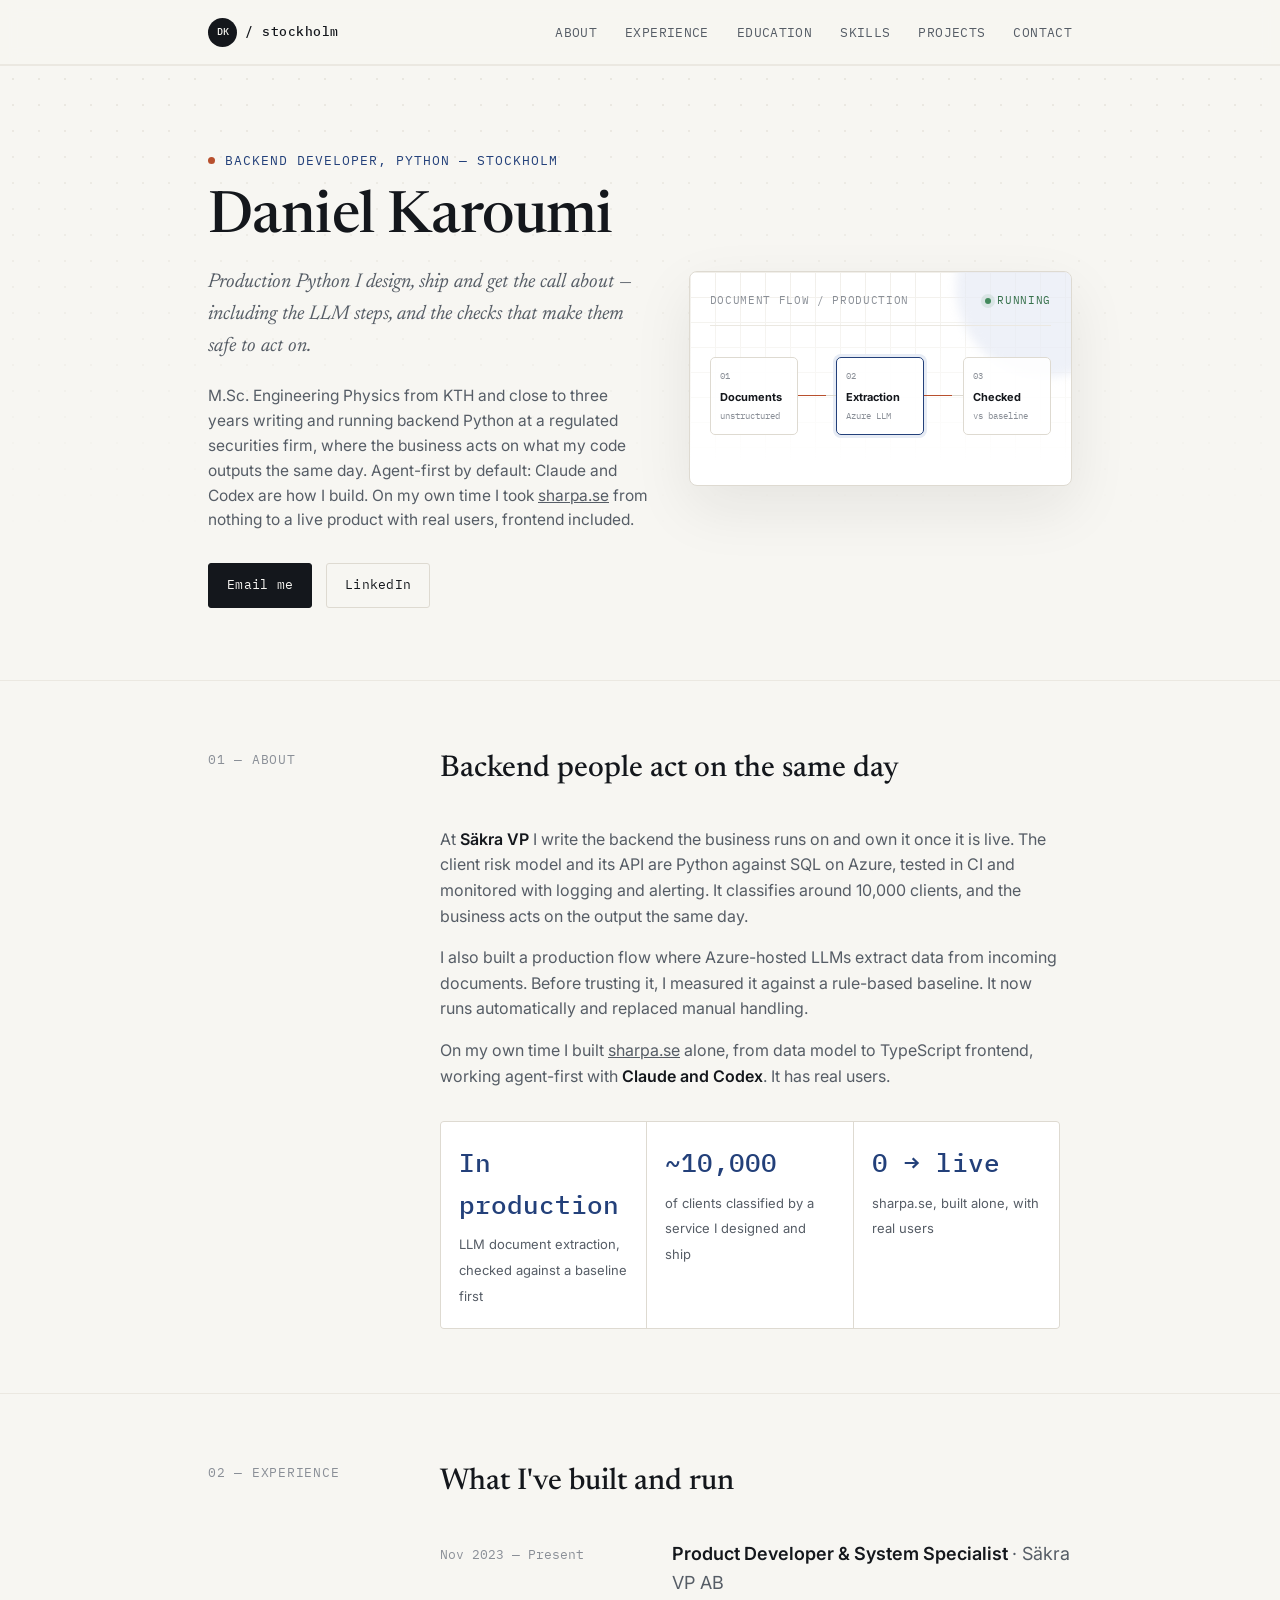
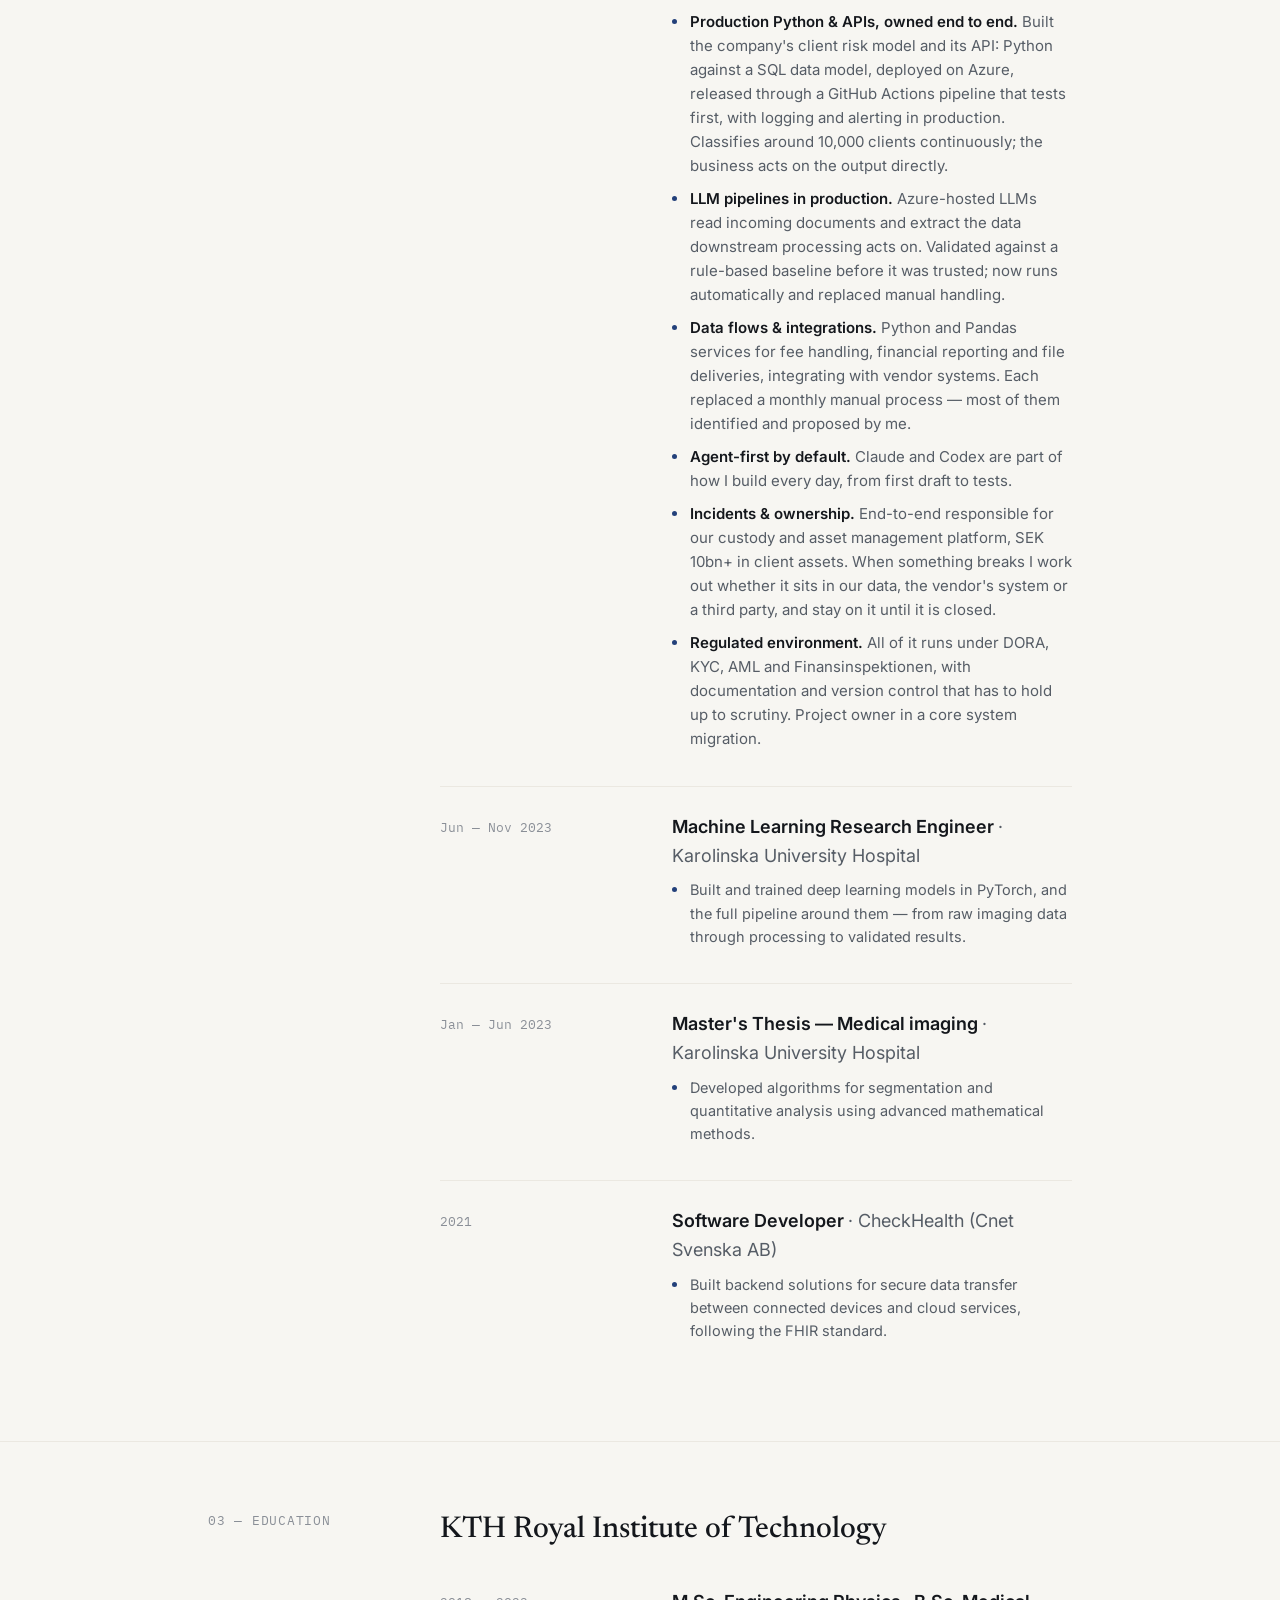
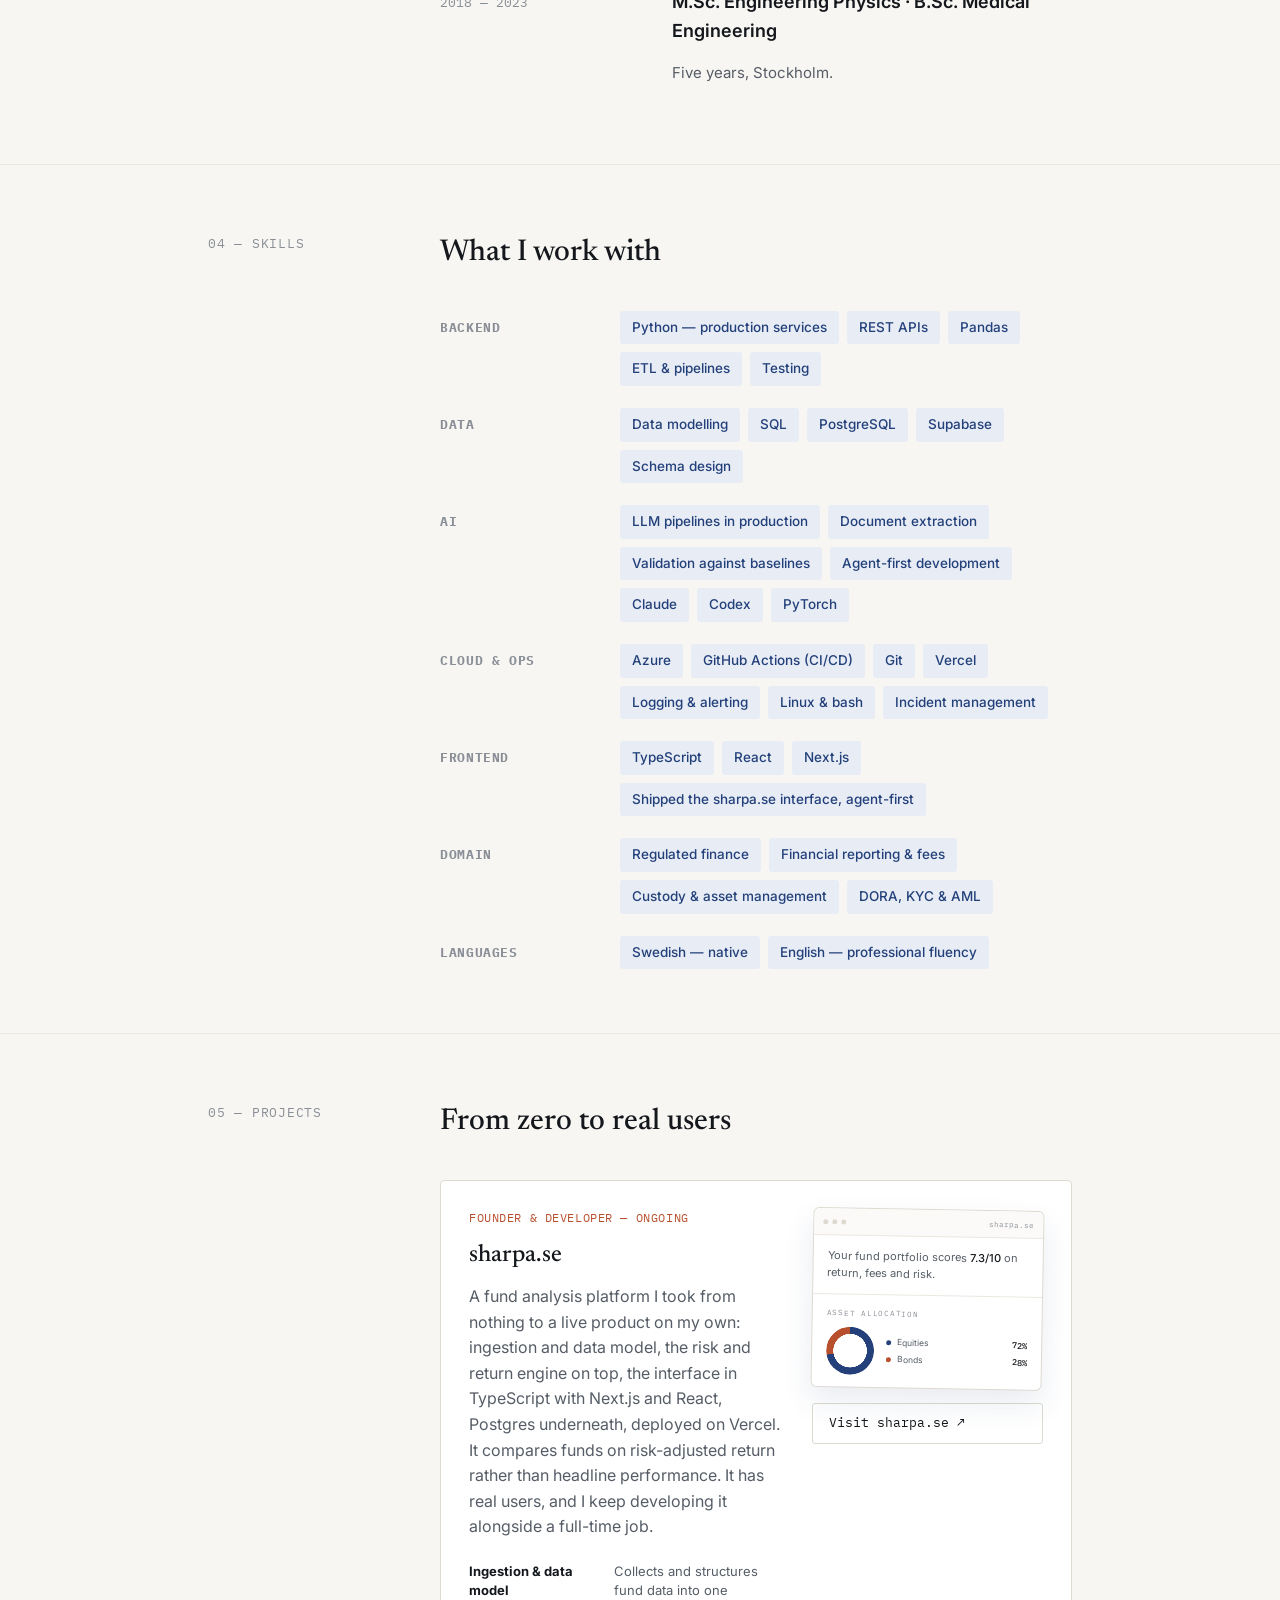
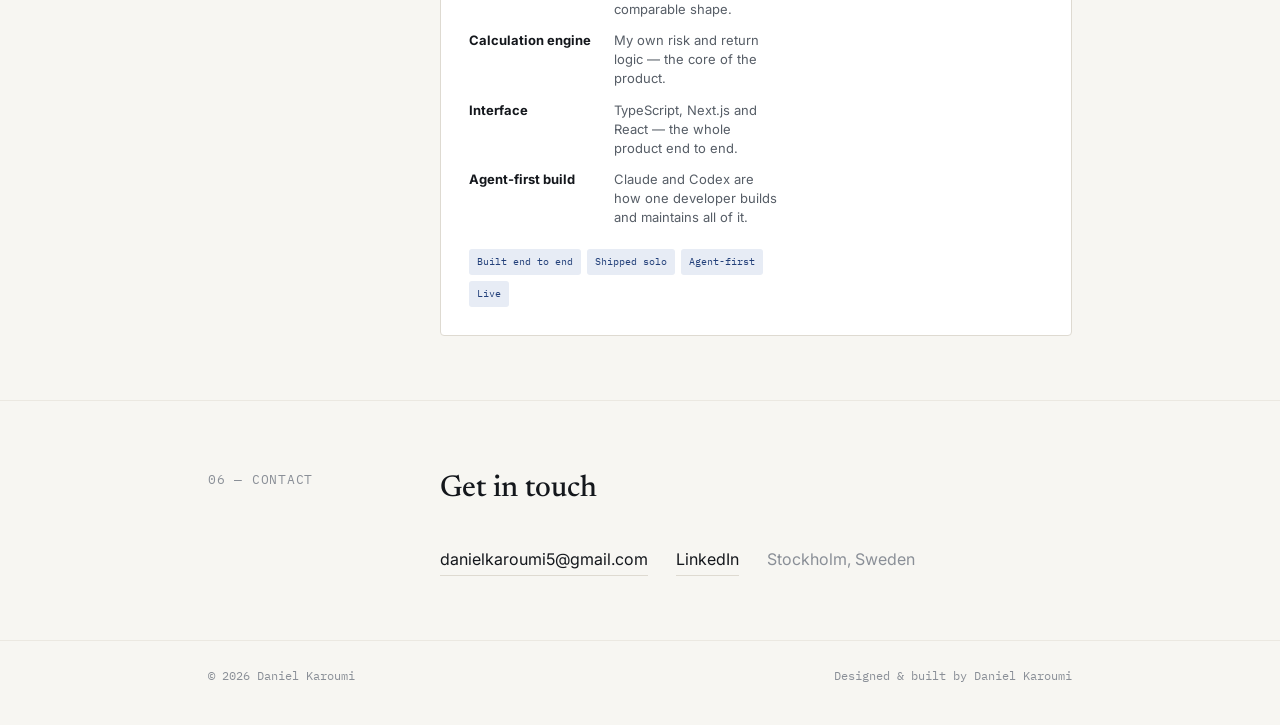
<file: backend/index.html>
<!doctype html>
<html lang="en">
<head>
<meta charset="utf-8">
<meta name="viewport" content="width=device-width, initial-scale=1.0">
<title>Daniel Karoumi — Backend Developer (Python)</title>
<meta name="description" content="Daniel Karoumi is a backend developer in Stockholm who writes and runs production Python at a regulated securities firm — services the business acts on directly, LLM steps checked against a baseline before they are trusted, and a product built alone from zero to real users.">
<meta name="theme-color" content="#F7F6F2">
<!-- This page covers the same career as the front page and should not compete
     with it in search. Remove the next line to make it indexable. -->
<meta name="robots" content="noindex">
<link rel="canonical" href="https://dev-d4.github.io/backend/">
<meta property="og:type" content="website">
<meta property="og:locale" content="en_GB">
<meta property="og:title" content="Daniel Karoumi — Backend Developer (Python)">
<meta property="og:description" content="Production Python I design, ship and get the call about — including the LLM steps, and the checks that make them safe to act on.">
<meta property="og:url" content="https://dev-d4.github.io/backend/">
<meta property="og:image" content="https://dev-d4.github.io/social-card.png">
<meta property="og:image:width" content="1200">
<meta property="og:image:height" content="630">
<meta property="og:image:alt" content="Daniel Karoumi, engineer in Stockholm">
<meta name="twitter:card" content="summary_large_image">
<meta name="twitter:title" content="Daniel Karoumi — Backend Developer (Python)">
<meta name="twitter:description" content="Production Python I design, ship and get the call about — including the LLM steps, and the checks that make them safe to act on.">
<meta name="twitter:image" content="https://dev-d4.github.io/social-card.png">
<link rel="icon" href="../favicon.svg?v=4" type="image/svg+xml">
<link rel="preconnect" href="https://fonts.googleapis.com">
<link rel="preconnect" href="https://fonts.gstatic.com" crossorigin>
<link href="https://fonts.googleapis.com/css2?family=Newsreader:ital,wght@0,400;0,500;0,600;1,400;1,500&amp;family=Inter:wght@400;500;600&amp;family=IBM+Plex+Mono:wght@400;500&amp;display=swap" rel="stylesheet">
<link rel="stylesheet" href="../style.css?v=4">
</head>
<body>

<a class="skip-link" href="#main-content">Skip to content</a>

<header class="site-header">
  <div class="wrap">
    <a href="#top" class="brand" aria-label="Daniel Karoumi, home"><span class="brand-mark">DK</span><span>/ stockholm</span></a>
    <button class="menu-toggle" type="button" aria-expanded="false" aria-controls="primary-nav"><span>Menu</span><span class="menu-icon" aria-hidden="true"></span></button>
    <nav class="primary-nav" id="primary-nav" aria-label="Main navigation">
      <a href="#about">About</a>
      <a href="#experience">Experience</a>
      <a href="#education">Education</a>
      <a href="#skills">Skills</a>
      <a href="#projects">Projects</a>
      <a href="#contact">Contact</a>
    </nav>
  </div>
</header>

<main id="main-content">
  <div id="top"></div>

  <section class="hero">
    <div class="wrap">
      <div>
        <p class="eyebrow">Backend Developer, Python — Stockholm</p>
        <h1>Daniel Karoumi</h1>
        <p class="thesis">Production Python I design, ship and get the call about — including the LLM steps, and the checks that make them safe to act on.</p>
        <p class="lede">M.Sc. Engineering Physics from KTH and close to three years writing and running backend Python at a regulated securities firm, where the business acts on what my code outputs the same day. Agent-first by default: Claude and Codex are how I build. On my own time I took <a href="https://sharpa.se" target="_blank" rel="noopener">sharpa.se</a> from nothing to a live product with real users, frontend included.</p>
        <div class="cta-row">
          <a class="btn btn-primary" href="mailto:danielkaroumi5@gmail.com">Email me</a>
          <a class="btn btn-ghost" href="https://www.linkedin.com/in/daniel-karoumi-aabb51263/" target="_blank" rel="noopener">LinkedIn</a>
        </div>
      </div>

      <div class="model-panel" role="img" aria-label="A production document flow: incoming documents, LLM extraction, output checked against a rule-based baseline before downstream use">
        <div class="model-grid" aria-hidden="true"></div>
        <div class="model-top"><span>document flow / production</span><span class="live"><i></i> running</span></div>
        <div class="model-flow">
          <div class="model-node"><span>01</span><strong>Documents</strong><small>unstructured</small></div>
          <div class="flow-line" aria-hidden="true"><i></i></div>
          <div class="model-node active"><span>02</span><strong>Extraction</strong><small>Azure LLM</small></div>
          <div class="flow-line" aria-hidden="true"><i></i></div>
          <div class="model-node"><span>03</span><strong>Checked</strong><small>vs baseline</small></div>
        </div>
      </div>
    </div>
  </section>

  <section id="about">
    <div class="wrap">
      <div class="section-head">
        <span class="section-label">01 — About</span>
        <h2 class="section-title">Backend people act on the same day</h2>
      </div>
      <div class="section-body">
        <div></div>
        <div class="about-text reveal">
          <p>At <strong>Säkra VP</strong> I write the backend the business runs on and own it once it is live. The client risk model and its API are Python against SQL on Azure, tested in CI and monitored with logging and alerting. It classifies around 10,000 clients, and the business acts on the output the same day.</p>
          <p>I also built a production flow where Azure-hosted LLMs extract data from incoming documents. Before trusting it, I measured it against a rule-based baseline. It now runs automatically and replaced manual handling.</p>
          <p>On my own time I built <a href="https://sharpa.se" target="_blank" rel="noopener">sharpa.se</a> alone, from data model to TypeScript frontend, working agent-first with <strong>Claude and Codex</strong>. It has real users.</p>
          <div class="facts">
            <div class="fact"><span class="num">In production</span><span class="label">LLM document extraction, checked against a baseline first</span></div>
            <div class="fact"><span class="num">~10,000</span><span class="label">of clients classified by a service I designed and ship</span></div>
            <div class="fact"><span class="num">0 → live</span><span class="label">sharpa.se, built alone, with real users</span></div>
          </div>
        </div>
      </div>
    </div>
  </section>

  <section id="experience">
    <div class="wrap">
      <div class="section-head">
        <span class="section-label">02 — Experience</span>
        <h2 class="section-title">What I've built and run</h2>
      </div>
      <div class="section-body">
        <div></div>
        <div class="timeline reveal">

          <div class="role">
            <div class="when">Nov 2023 — Present</div>
            <div>
              <p class="who">Product Developer &amp; System Specialist <span>· Säkra VP AB</span></p>
              <ul>
                <li><strong>Production Python &amp; APIs, owned end to end.</strong> Built the company's client risk model and its API: Python against a SQL data model, deployed on Azure, released through a GitHub Actions pipeline that tests first, with logging and alerting in production. Classifies around 10,000 clients continuously; the business acts on the output directly.</li>
                <li><strong>LLM pipelines in production.</strong> Azure-hosted LLMs read incoming documents and extract the data downstream processing acts on. Validated against a rule-based baseline before it was trusted; now runs automatically and replaced manual handling.</li>
                <li><strong>Data flows &amp; integrations.</strong> Python and Pandas services for fee handling, financial reporting and file deliveries, integrating with vendor systems. Each replaced a monthly manual process — most of them identified and proposed by me.</li>
                <li><strong>Agent-first by default.</strong> Claude and Codex are part of how I build every day, from first draft to tests.</li>
                <li><strong>Incidents &amp; ownership.</strong> End-to-end responsible for our custody and asset management platform, SEK 10bn+ in client assets. When something breaks I work out whether it sits in our data, the vendor's system or a third party, and stay on it until it is closed.</li>
                <li><strong>Regulated environment.</strong> All of it runs under DORA, KYC, AML and Finansinspektionen, with documentation and version control that has to hold up to scrutiny. Project owner in a core system migration.</li>
              </ul>
            </div>
          </div>

          <div class="role compact">
            <div class="when">Jun — Nov 2023</div>
            <div>
              <p class="who">Machine Learning Research Engineer <span>· Karolinska University Hospital</span></p>
              <ul>
                <li>Built and trained deep learning models in PyTorch, and the full pipeline around them — from raw imaging data through processing to validated results.</li>
              </ul>
            </div>
          </div>

          <div class="role compact">
            <div class="when">Jan — Jun 2023</div>
            <div>
              <p class="who">Master's Thesis — Medical imaging <span>· Karolinska University Hospital</span></p>
              <ul>
                <li>Developed algorithms for segmentation and quantitative analysis using advanced mathematical methods.</li>
              </ul>
            </div>
          </div>

          <div class="role compact">
            <div class="when">2021</div>
            <div>
              <p class="who">Software Developer <span>· CheckHealth (Cnet Svenska AB)</span></p>
              <ul>
                <li>Built backend solutions for secure data transfer between connected devices and cloud services, following the FHIR standard.</li>
              </ul>
            </div>
          </div>

        </div>
      </div>
    </div>
  </section>

  <section id="education">
    <div class="wrap">
      <div class="section-head">
        <span class="section-label">03 — Education</span>
        <h2 class="section-title">KTH Royal Institute of Technology</h2>
      </div>
      <div class="section-body">
        <div></div>
        <div class="edu-card reveal">
          <div class="when">2018 — 2023</div>
          <div>
            <p class="who">M.Sc. Engineering Physics · B.Sc. Medical Engineering</p>
            <p class="where">Five years, Stockholm.</p>
          </div>
        </div>
      </div>
    </div>
  </section>

  <section id="skills">
    <div class="wrap">
      <div class="section-head">
        <span class="section-label">04 — Skills</span>
        <h2 class="section-title">What I work with</h2>
      </div>
      <div class="section-body">
        <div></div>
        <div class="skill-groups reveal">
          <div class="skill-group">
            <h4>Backend</h4>
            <div class="tags">
              <span class="tag">Python — production services</span>
              <span class="tag">REST APIs</span>
              <span class="tag">Pandas</span>
              <span class="tag">ETL &amp; pipelines</span>
              <span class="tag">Testing</span>
            </div>
          </div>
          <div class="skill-group">
            <h4>Data</h4>
            <div class="tags">
              <span class="tag">Data modelling</span>
              <span class="tag">SQL</span>
              <span class="tag">PostgreSQL</span>
              <span class="tag">Supabase</span>
              <span class="tag">Schema design</span>
            </div>
          </div>
          <div class="skill-group">
            <h4>AI</h4>
            <div class="tags">
              <span class="tag">LLM pipelines in production</span>
              <span class="tag">Document extraction</span>
              <span class="tag">Validation against baselines</span>
              <span class="tag">Agent-first development</span>
              <span class="tag">Claude</span>
              <span class="tag">Codex</span>
              <span class="tag">PyTorch</span>
            </div>
          </div>
          <div class="skill-group">
            <h4>Cloud &amp; ops</h4>
            <div class="tags">
              <span class="tag">Azure</span>
              <span class="tag">GitHub Actions (CI/CD)</span>
              <span class="tag">Git</span>
              <span class="tag">Vercel</span>
              <span class="tag">Logging &amp; alerting</span>
              <span class="tag">Linux &amp; bash</span>
              <span class="tag">Incident management</span>
            </div>
          </div>
          <div class="skill-group">
            <h4>Frontend</h4>
            <div class="tags">
              <span class="tag">TypeScript</span>
              <span class="tag">React</span>
              <span class="tag">Next.js</span>
              <span class="tag">Shipped the sharpa.se interface, agent-first</span>
            </div>
          </div>
          <div class="skill-group">
            <h4>Domain</h4>
            <div class="tags">
              <span class="tag">Regulated finance</span>
              <span class="tag">Financial reporting &amp; fees</span>
              <span class="tag">Custody &amp; asset management</span>
              <span class="tag">DORA, KYC &amp; AML</span>
            </div>
          </div>
          <div class="skill-group">
            <h4>Languages</h4>
            <div class="tags">
              <span class="tag">Swedish — native</span>
              <span class="tag">English — professional fluency</span>
            </div>
          </div>
        </div>
      </div>
    </div>
  </section>

  <section id="projects">
    <div class="wrap">
      <div class="section-head">
        <span class="section-label">05 — Projects</span>
        <h2 class="section-title">From zero to real users</h2>
      </div>
      <div class="section-body">
        <div></div>
        <article class="project-card reveal">
          <div class="project-copy">
            <p class="tag-line">Founder &amp; developer — ongoing</p>
            <h3>sharpa.se</h3>
            <p>A fund analysis platform I took from nothing to a live product on my own: ingestion and data model, the risk and return engine on top, the interface in TypeScript with Next.js and React, Postgres underneath, deployed on Vercel. It compares funds on risk-adjusted return rather than headline performance. It has real users, and I keep developing it alongside a full-time job.</p>
            <ul class="project-points">
              <li><strong>Ingestion &amp; data model</strong><span>Collects and structures fund data into one comparable shape.</span></li>
              <li><strong>Calculation engine</strong><span>My own risk and return logic — the core of the product.</span></li>
              <li><strong>Interface</strong><span>TypeScript, Next.js and React — the whole product end to end.</span></li>
              <li><strong>Agent-first build</strong><span>Claude and Codex are how one developer builds and maintains all of it.</span></li>
            </ul>
            <div class="project-tags" aria-label="Project areas"><span>Built end to end</span><span>Shipped solo</span><span>Agent-first</span><span>Live</span></div>
          </div>
          <div class="project-side">
            <div class="product-preview" aria-hidden="true">
              <div class="preview-bar"><i></i><i></i><i></i><span>sharpa.se</span></div>
              <div class="preview-band">
                <p class="preview-verdict">Your fund portfolio scores <b>7.3/10</b> on return, fees and risk.</p>
              </div>
              <div class="preview-band">
                <small class="preview-label">Asset allocation</small>
                <div class="preview-split">
                  <span class="preview-donut"></span>
                  <span class="preview-legend">
                    <span>Equities<b>72%</b></span>
                    <span>Bonds<b>28%</b></span>
                  </span>
                </div>
              </div>
            </div>
            <a class="visit" href="https://sharpa.se" target="_blank" rel="noopener">Visit sharpa.se <span aria-hidden="true">↗</span></a>
          </div>
        </article>
      </div>
    </div>
  </section>

  <section id="contact" class="contact">
    <div class="wrap">
      <div class="section-head">
        <span class="section-label">06 — Contact</span>
        <h2 class="section-title">Get in touch</h2>
      </div>
      <div class="section-body">
        <div></div>
        <div class="contact-links reveal">
          <a href="mailto:danielkaroumi5@gmail.com">danielkaroumi5@gmail.com</a>
          <a href="https://www.linkedin.com/in/daniel-karoumi-aabb51263/" target="_blank" rel="noopener">LinkedIn</a>
          <span style="color: var(--ink-faint); font-size: 16px;">Stockholm, Sweden</span>
        </div>
      </div>
    </div>
  </section>

</main>

<footer>
  <div class="wrap">
    <span>© 2026 Daniel Karoumi</span>
    <span>Designed &amp; built by Daniel Karoumi</span>
  </div>
</footer>

<script src="../script.js?v=4"></script>
</body>
</html>
</file>
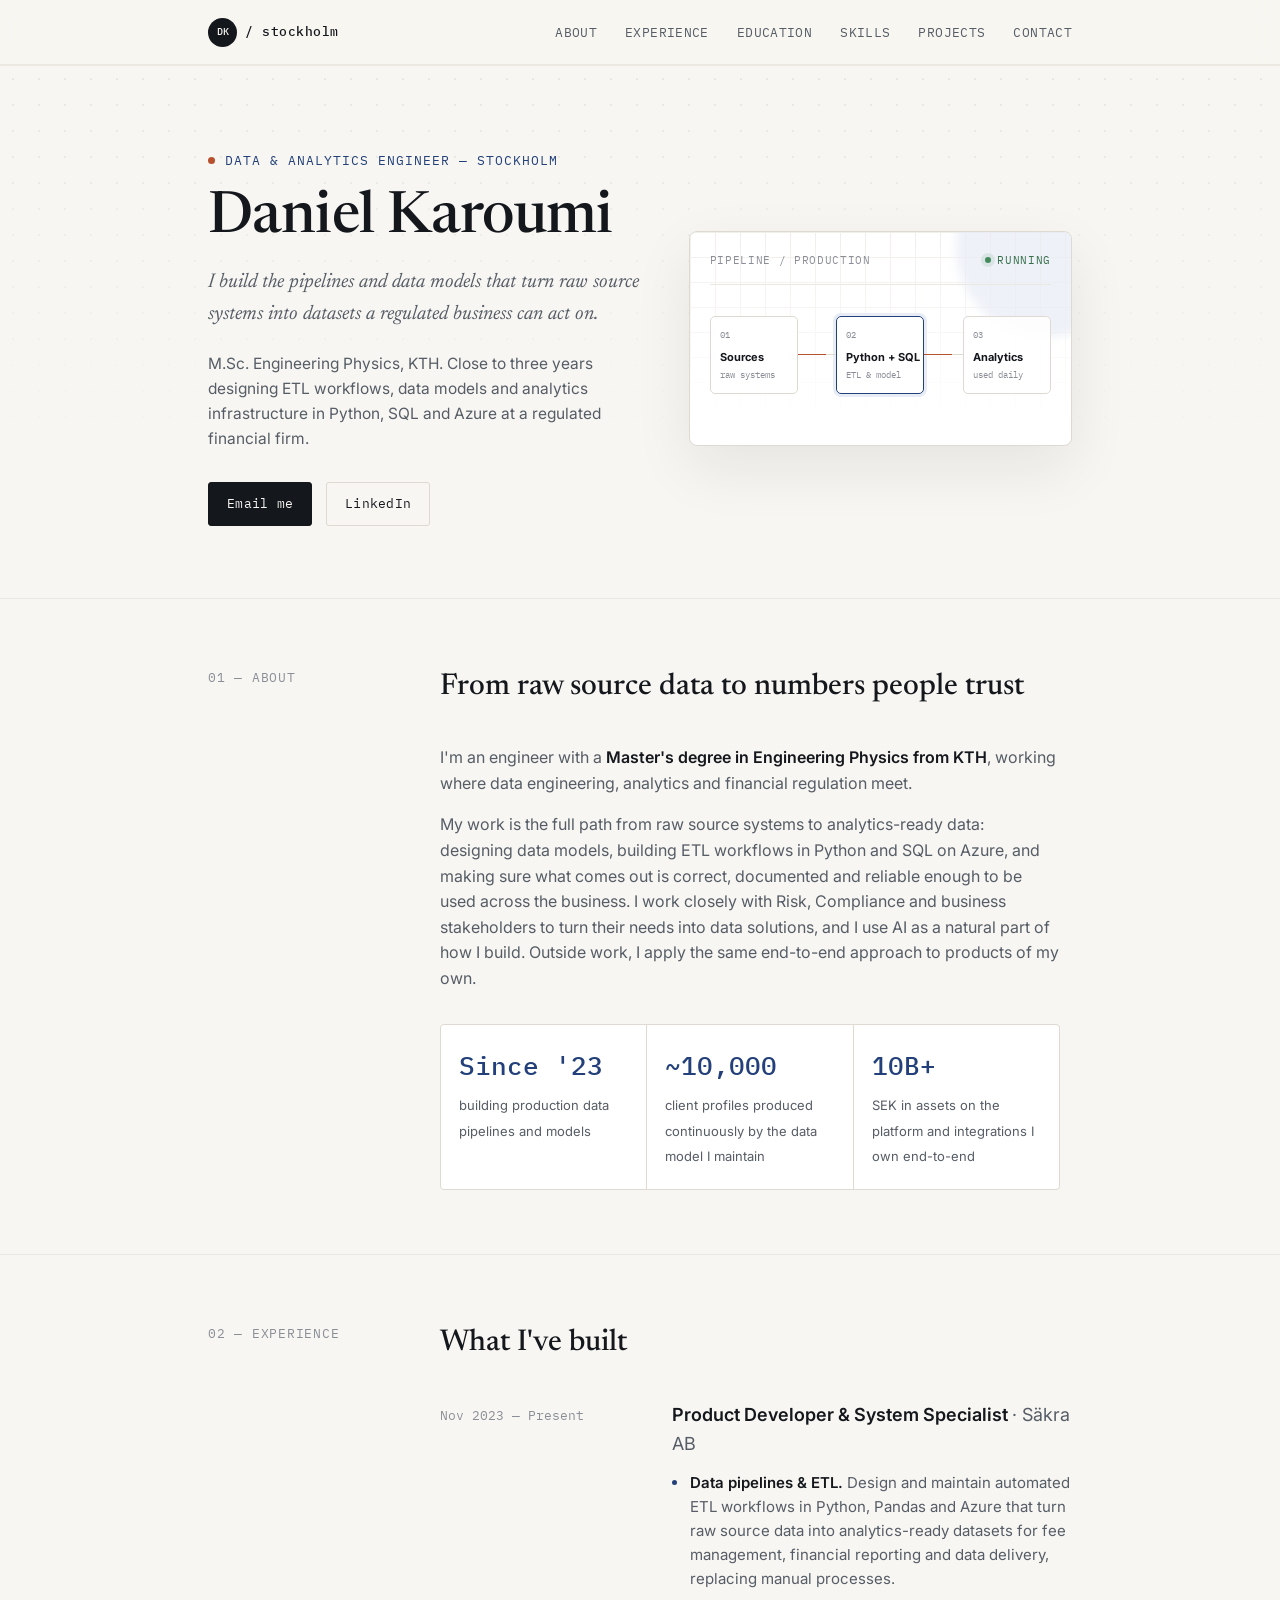
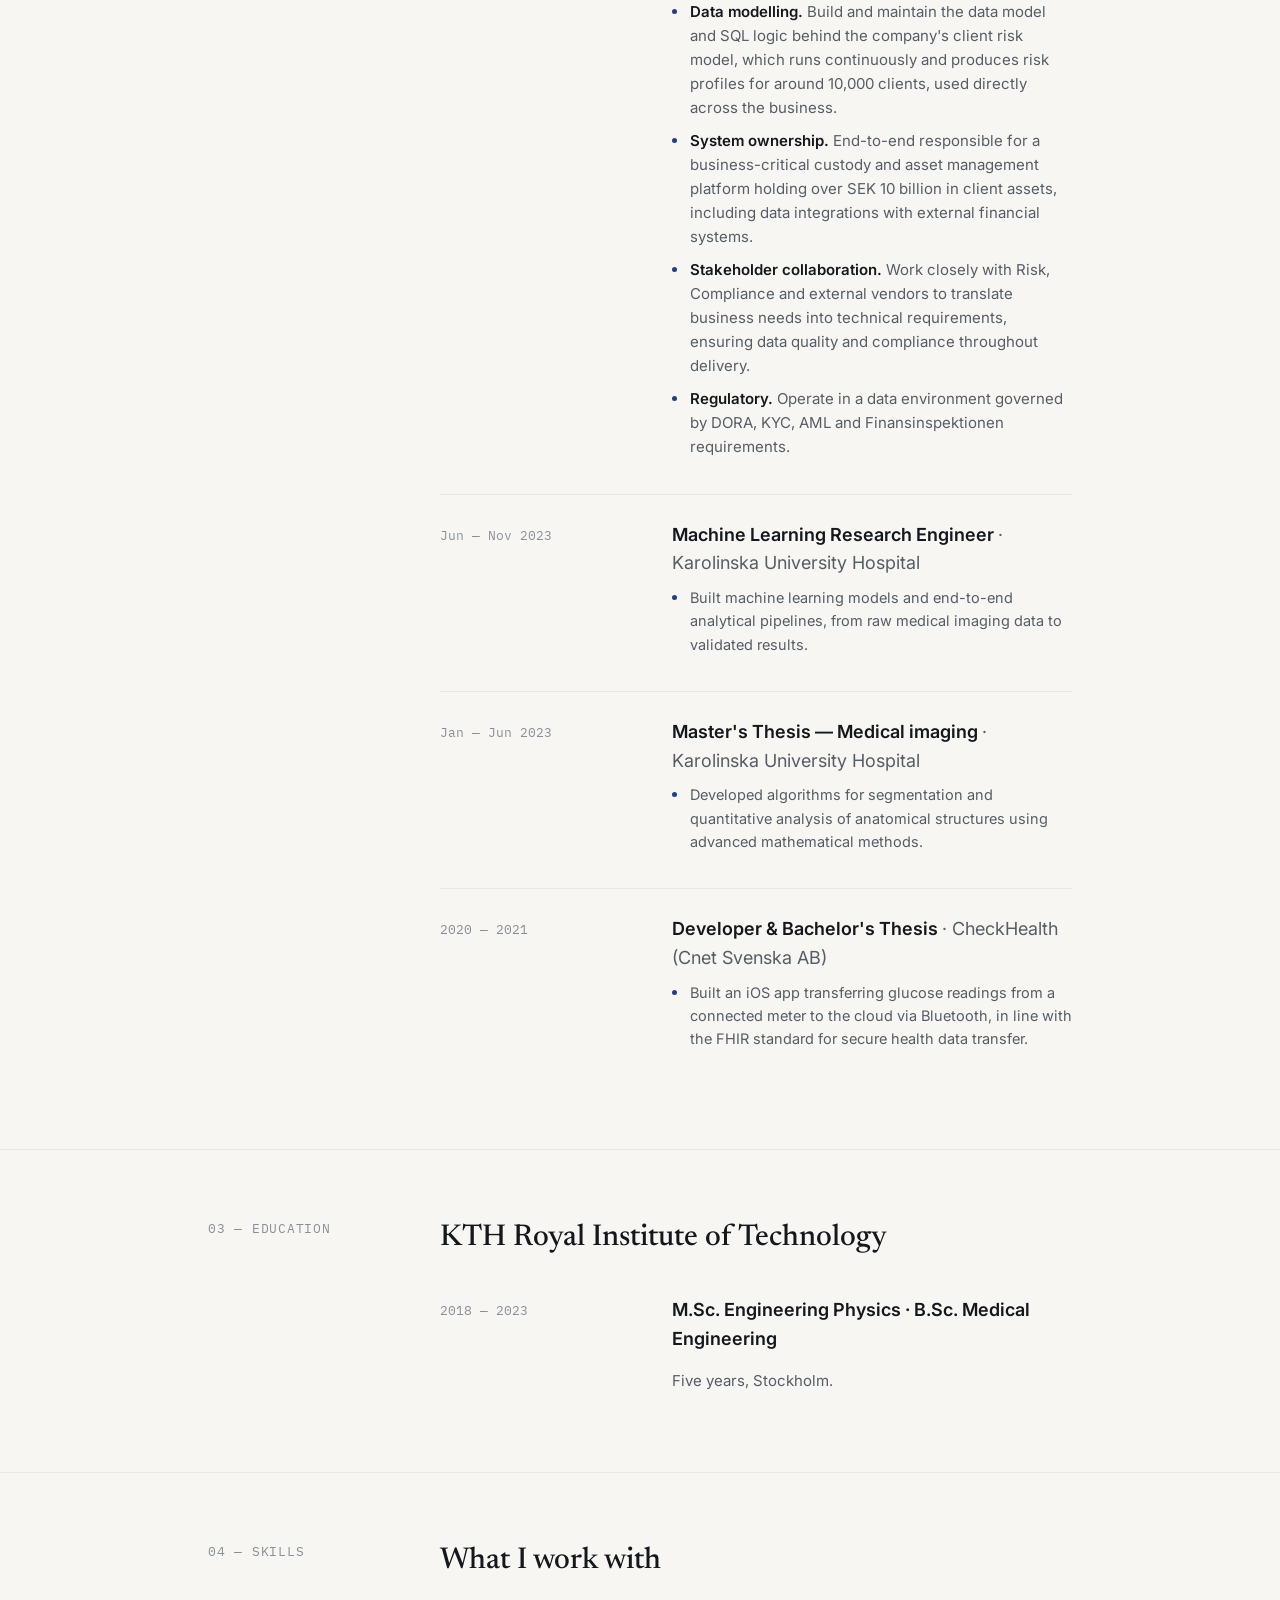
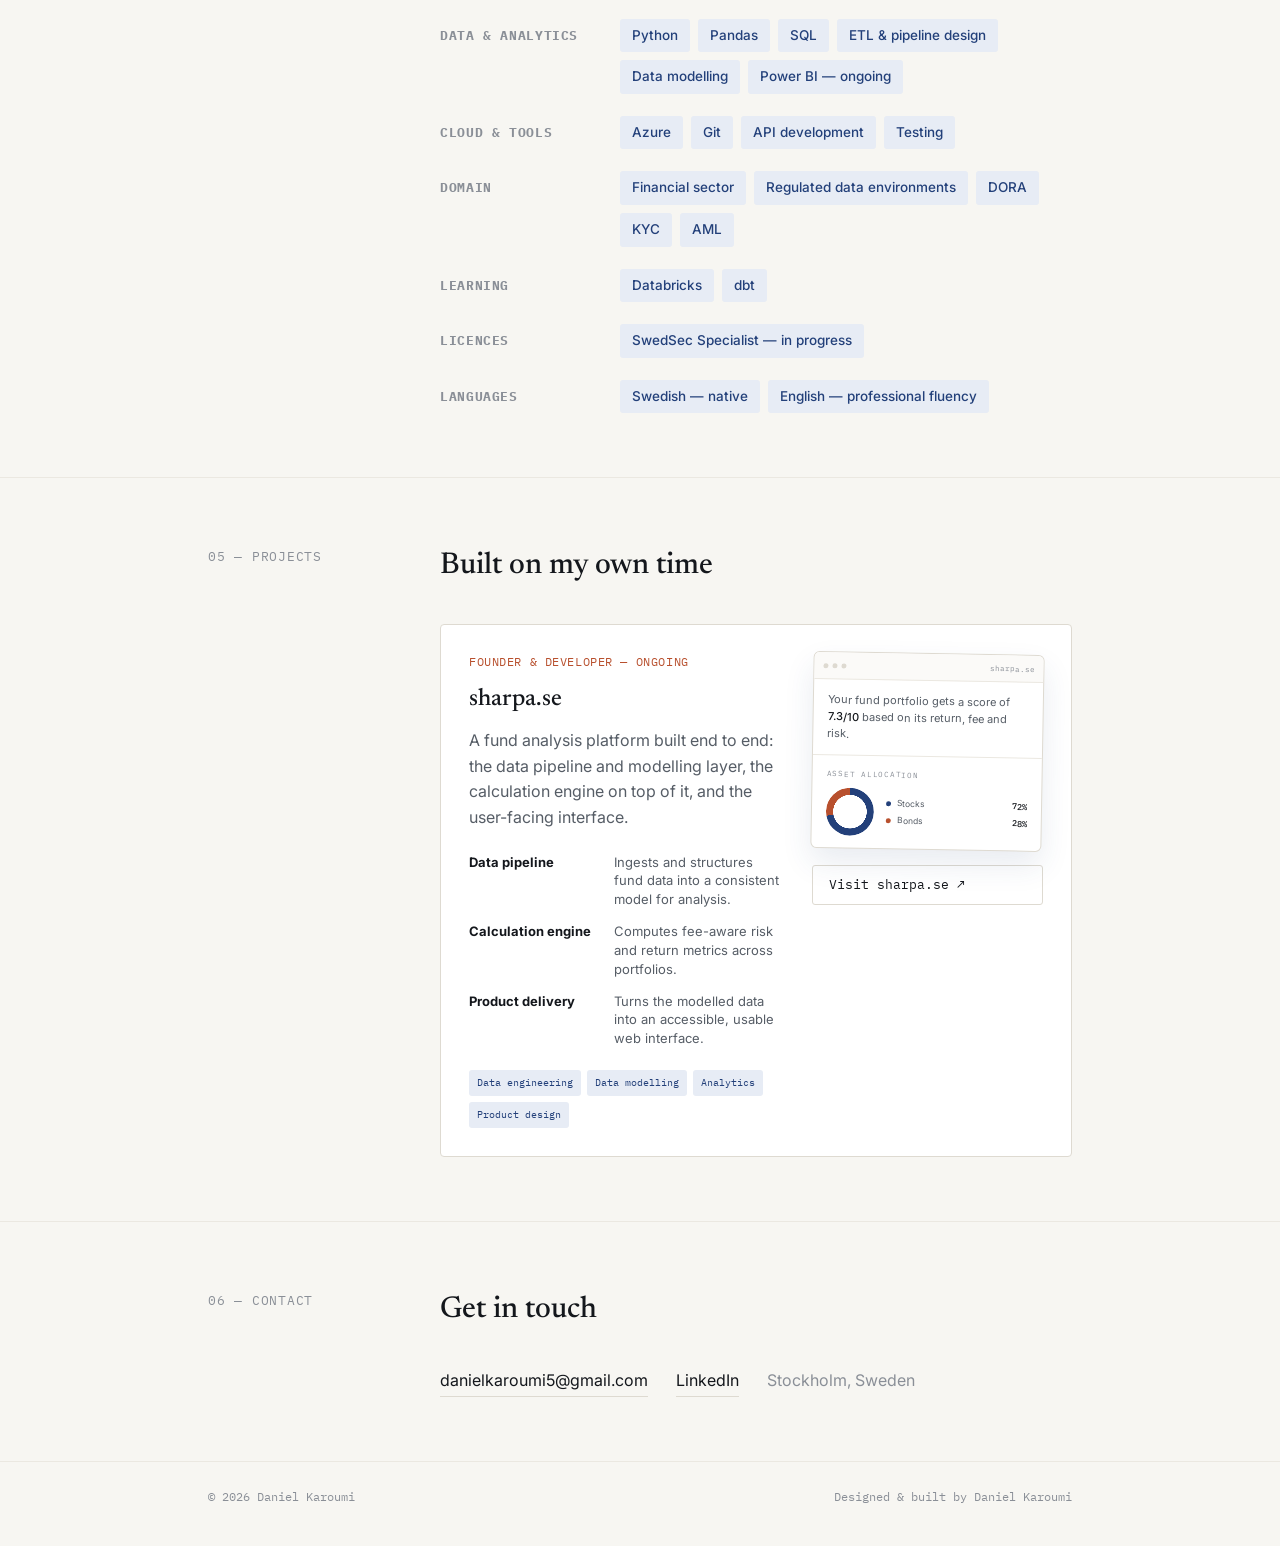
<file: data/index.html>
<!doctype html>
<html lang="en">
<head>
<meta charset="utf-8">
<meta name="viewport" content="width=device-width, initial-scale=1.0">
<title>Daniel Karoumi — Data &amp; Analytics Engineer</title>
<meta name="description" content="Daniel Karoumi is a data and analytics engineer in Stockholm building ETL pipelines, data models and analytics infrastructure in Python, SQL and Azure.">
<meta name="robots" content="noindex, nofollow">
<meta name="theme-color" content="#F7F6F2">
<link rel="canonical" href="https://dev-d4.github.io/data/">
<meta property="og:type" content="website">
<meta property="og:locale" content="en_GB">
<meta property="og:title" content="Daniel Karoumi — Data &amp; Analytics Engineer">
<meta property="og:description" content="Pipelines, data models and analytics infrastructure — from raw source systems to datasets the business can trust.">
<meta property="og:url" content="https://dev-d4.github.io/data/">
<meta property="og:image" content="https://dev-d4.github.io/data/social-card.png">
<meta property="og:image:width" content="1200">
<meta property="og:image:height" content="630">
<meta property="og:image:alt" content="Daniel Karoumi, Data and Analytics Engineer in Stockholm">
<meta name="twitter:card" content="summary_large_image">
<meta name="twitter:title" content="Daniel Karoumi — Data &amp; Analytics Engineer">
<meta name="twitter:description" content="Pipelines, data models and analytics infrastructure — from raw source systems to trusted datasets.">
<meta name="twitter:image" content="https://dev-d4.github.io/data/social-card.png">
<link rel="icon" href="../favicon.svg?v=4" type="image/svg+xml">
<link rel="preconnect" href="https://fonts.googleapis.com">
<link rel="preconnect" href="https://fonts.gstatic.com" crossorigin>
<link href="https://fonts.googleapis.com/css2?family=Newsreader:ital,wght@0,400;0,500;0,600;1,400;1,500&amp;family=Inter:wght@400;500;600&amp;family=IBM+Plex+Mono:wght@400;500&amp;display=swap" rel="stylesheet">
<link rel="stylesheet" href="../style.css?v=4">
</head>
<body>

<a class="skip-link" href="#main-content">Skip to content</a>

<header class="site-header">
  <div class="wrap">
    <a href="#top" class="brand" aria-label="Daniel Karoumi, top of page"><span class="brand-mark">DK</span><span>/ stockholm</span></a>
    <button class="menu-toggle" type="button" aria-expanded="false" aria-controls="primary-nav"><span>Menu</span><span class="menu-icon" aria-hidden="true"></span></button>
    <nav class="primary-nav" id="primary-nav" aria-label="Primary navigation">
      <a href="#about">About</a>
      <a href="#experience">Experience</a>
      <a href="#education">Education</a>
      <a href="#skills">Skills</a>
      <a href="#projects">Projects</a>
      <a href="#contact">Contact</a>
    </nav>
  </div>
</header>

<main id="main-content">
  <div id="top"></div>

  <section class="hero">
    <div class="wrap">
      <div>
        <p class="eyebrow">Data &amp; Analytics Engineer — Stockholm</p>
        <h1>Daniel Karoumi</h1>
        <p class="thesis">I build the pipelines and data models that turn raw source systems into datasets a regulated business can act on.</p>
        <p class="lede">M.Sc. Engineering Physics, KTH. Close to three years designing ETL workflows, data models and analytics infrastructure in Python, SQL and Azure at a regulated financial firm.</p>
        <div class="cta-row">
          <a class="btn btn-primary" href="mailto:danielkaroumi5@gmail.com">Email me</a>
          <a class="btn btn-ghost" href="https://www.linkedin.com/in/daniel-karoumi-aabb51263/" target="_blank" rel="noopener">LinkedIn</a>
        </div>
      </div>

      <div class="model-panel" role="img" aria-label="A data pipeline from source systems through Python and SQL transformation to analytics-ready datasets in continuous production">
        <div class="model-grid" aria-hidden="true"></div>
        <div class="model-top"><span>Pipeline / production</span><span class="live"><i></i> running</span></div>
        <div class="model-flow">
          <div class="model-node"><span>01</span><strong>Sources</strong><small>raw systems</small></div>
          <div class="flow-line" aria-hidden="true"><i></i></div>
          <div class="model-node active"><span>02</span><strong>Python + SQL</strong><small>ETL &amp; model</small></div>
          <div class="flow-line" aria-hidden="true"><i></i></div>
          <div class="model-node"><span>03</span><strong>Analytics</strong><small>used daily</small></div>
        </div>
      </div>
    </div>
  </section>

  <section id="about">
    <div class="wrap">
      <div class="section-head">
        <span class="section-label">01 — About</span>
        <h2 class="section-title">From raw source data to numbers people trust</h2>
      </div>
      <div class="section-body">
        <div></div>
        <div class="about-text reveal">
          <p>I'm an engineer with a <strong>Master's degree in Engineering Physics from KTH</strong>, working where data engineering, analytics and financial regulation meet.</p>
          <p>My work is the full path from raw source systems to analytics-ready data: designing data models, building ETL workflows in Python and SQL on Azure, and making sure what comes out is correct, documented and reliable enough to be used across the business. I work closely with Risk, Compliance and business stakeholders to turn their needs into data solutions, and I use AI as a natural part of how I build. Outside work, I apply the same end-to-end approach to products of my own.</p>

          <div class="facts">
            <div class="fact"><span class="num">Since '23</span><span class="label">building production data pipelines and models</span></div>
            <div class="fact"><span class="num">~10,000</span><span class="label">client profiles produced continuously by the data model I maintain</span></div>
            <div class="fact"><span class="num">10B+</span><span class="label">SEK in assets on the platform and integrations I own end-to-end</span></div>
          </div>
        </div>
      </div>
    </div>
  </section>

  <section id="experience">
    <div class="wrap">
      <div class="section-head">
        <span class="section-label">02 — Experience</span>
        <h2 class="section-title">What I've built</h2>
      </div>
      <div class="section-body">
        <div></div>
        <div class="timeline reveal">

          <div class="role">
            <div class="when">Nov 2023 — Present</div>
            <div>
              <p class="who">Product Developer &amp; System Specialist <span>· Säkra AB</span></p>
              <ul>
                <li><strong>Data pipelines &amp; ETL.</strong> Design and maintain automated ETL workflows in Python, Pandas and Azure that turn raw source data into analytics-ready datasets for fee management, financial reporting and data delivery, replacing manual processes.</li>
                <li><strong>Data modelling.</strong> Build and maintain the data model and SQL logic behind the company's client risk model, which runs continuously and produces risk profiles for around 10,000 clients, used directly across the business.</li>
                <li><strong>System ownership.</strong> End-to-end responsible for a business-critical custody and asset management platform holding over SEK 10 billion in client assets, including data integrations with external financial systems.</li>
                <li><strong>Stakeholder collaboration.</strong> Work closely with Risk, Compliance and external vendors to translate business needs into technical requirements, ensuring data quality and compliance throughout delivery.</li>
                <li><strong>Regulatory.</strong> Operate in a data environment governed by DORA, KYC, AML and Finansinspektionen requirements.</li>
              </ul>
            </div>
          </div>

          <div class="role compact">
            <div class="when">Jun — Nov 2023</div>
            <div>
              <p class="who">Machine Learning Research Engineer <span>· Karolinska University Hospital</span></p>
              <ul>
                <li>Built machine learning models and end-to-end analytical pipelines, from raw medical imaging data to validated results.</li>
              </ul>
            </div>
          </div>

          <div class="role compact">
            <div class="when">Jan — Jun 2023</div>
            <div>
              <p class="who">Master's Thesis — Medical imaging <span>· Karolinska University Hospital</span></p>
              <ul>
                <li>Developed algorithms for segmentation and quantitative analysis of anatomical structures using advanced mathematical methods.</li>
              </ul>
            </div>
          </div>

          <div class="role compact">
            <div class="when">2020 — 2021</div>
            <div>
              <p class="who">Developer &amp; Bachelor's Thesis <span>· CheckHealth (Cnet Svenska AB)</span></p>
              <ul>
                <li>Built an iOS app transferring glucose readings from a connected meter to the cloud via Bluetooth, in line with the FHIR standard for secure health data transfer.</li>
              </ul>
            </div>
          </div>

        </div>
      </div>
    </div>
  </section>

  <section id="education">
    <div class="wrap">
      <div class="section-head">
        <span class="section-label">03 — Education</span>
        <h2 class="section-title">KTH Royal Institute of Technology</h2>
      </div>
      <div class="section-body">
        <div></div>
        <div class="edu-card reveal">
          <div class="when">2018 — 2023</div>
          <div>
            <p class="who">M.Sc. Engineering Physics · B.Sc. Medical Engineering</p>
            <p class="where">Five years, Stockholm.</p>
          </div>
        </div>
      </div>
    </div>
  </section>

  <section id="skills">
    <div class="wrap">
      <div class="section-head">
        <span class="section-label">04 — Skills</span>
        <h2 class="section-title">What I work with</h2>
      </div>
      <div class="section-body">
        <div></div>
        <div class="skill-groups reveal">
          <div class="skill-group">
            <h4>Data &amp; Analytics</h4>
            <div class="tags">
              <span class="tag">Python</span>
              <span class="tag">Pandas</span>
              <span class="tag">SQL</span>
              <span class="tag">ETL &amp; pipeline design</span>
              <span class="tag">Data modelling</span>
              <span class="tag">Power BI — ongoing</span>
            </div>
          </div>
          <div class="skill-group">
            <h4>Cloud &amp; Tools</h4>
            <div class="tags">
              <span class="tag">Azure</span>
              <span class="tag">Git</span>
              <span class="tag">API development</span>
              <span class="tag">Testing</span>
            </div>
          </div>
          <div class="skill-group">
            <h4>Domain</h4>
            <div class="tags">
              <span class="tag">Financial sector</span>
              <span class="tag">Regulated data environments</span>
              <span class="tag">DORA</span>
              <span class="tag">KYC</span>
              <span class="tag">AML</span>
            </div>
          </div>
          <div class="skill-group">
            <h4>Learning</h4>
            <div class="tags">
              <span class="tag">Databricks</span>
              <span class="tag">dbt</span>
            </div>
          </div>
          <div class="skill-group">
            <h4>Licences</h4>
            <div class="tags"><span class="tag">SwedSec Specialist — in progress</span></div>
          </div>
          <div class="skill-group">
            <h4>Languages</h4>
            <div class="tags">
              <span class="tag">Swedish — native</span>
              <span class="tag">English — professional fluency</span>
            </div>
          </div>
        </div>
      </div>
    </div>
  </section>

  <section id="projects">
    <div class="wrap">
      <div class="section-head">
        <span class="section-label">05 — Projects</span>
        <h2 class="section-title">Built on my own time</h2>
      </div>
      <div class="section-body">
        <div></div>
        <article class="project-card reveal">
          <div class="project-copy">
            <p class="tag-line">Founder &amp; developer — ongoing</p>
            <h3>sharpa.se</h3>
            <p>A fund analysis platform built end to end: the data pipeline and modelling layer, the calculation engine on top of it, and the user-facing interface.</p>
            <ul class="project-points">
              <li><strong>Data pipeline</strong><span>Ingests and structures fund data into a consistent model for analysis.</span></li>
              <li><strong>Calculation engine</strong><span>Computes fee-aware risk and return metrics across portfolios.</span></li>
              <li><strong>Product delivery</strong><span>Turns the modelled data into an accessible, usable web interface.</span></li>
            </ul>
            <div class="project-tags" aria-label="Project areas"><span>Data engineering</span><span>Data modelling</span><span>Analytics</span><span>Product design</span></div>
          </div>
          <div class="project-side">
            <div class="product-preview" aria-hidden="true">
              <div class="preview-bar"><i></i><i></i><i></i><span>sharpa.se</span></div>
              <div class="preview-band">
                <p class="preview-verdict">Your fund portfolio gets a score of <b>7.3/10</b> based on its return, fee and risk.</p>
              </div>
              <div class="preview-band">
                <small class="preview-label">Asset allocation</small>
                <div class="preview-split">
                  <span class="preview-donut"></span>
                  <span class="preview-legend">
                    <span>Stocks<b>72%</b></span>
                    <span>Bonds<b>28%</b></span>
                  </span>
                </div>
              </div>
            </div>
            <a class="visit" href="https://sharpa.se" target="_blank" rel="noopener">Visit sharpa.se <span aria-hidden="true">↗</span></a>
          </div>
        </article>
      </div>
    </div>
  </section>

  <section id="contact" class="contact">
    <div class="wrap">
      <div class="section-head">
        <span class="section-label">06 — Contact</span>
        <h2 class="section-title">Get in touch</h2>
      </div>
      <div class="section-body">
        <div></div>
        <div class="contact-links reveal">
          <a href="mailto:danielkaroumi5@gmail.com">danielkaroumi5@gmail.com</a>
          <a href="https://www.linkedin.com/in/daniel-karoumi-aabb51263/" target="_blank" rel="noopener">LinkedIn</a>
          <span style="color: var(--ink-faint); font-size: 16px;">Stockholm, Sweden</span>
        </div>
      </div>
    </div>
  </section>

</main>

<footer>
  <div class="wrap">
    <span>© 2026 Daniel Karoumi</span>
    <span>Designed &amp; built by Daniel Karoumi</span>
  </div>
</footer>

<script src="../script.js?v=4"></script>
</body>
</html>
</file>
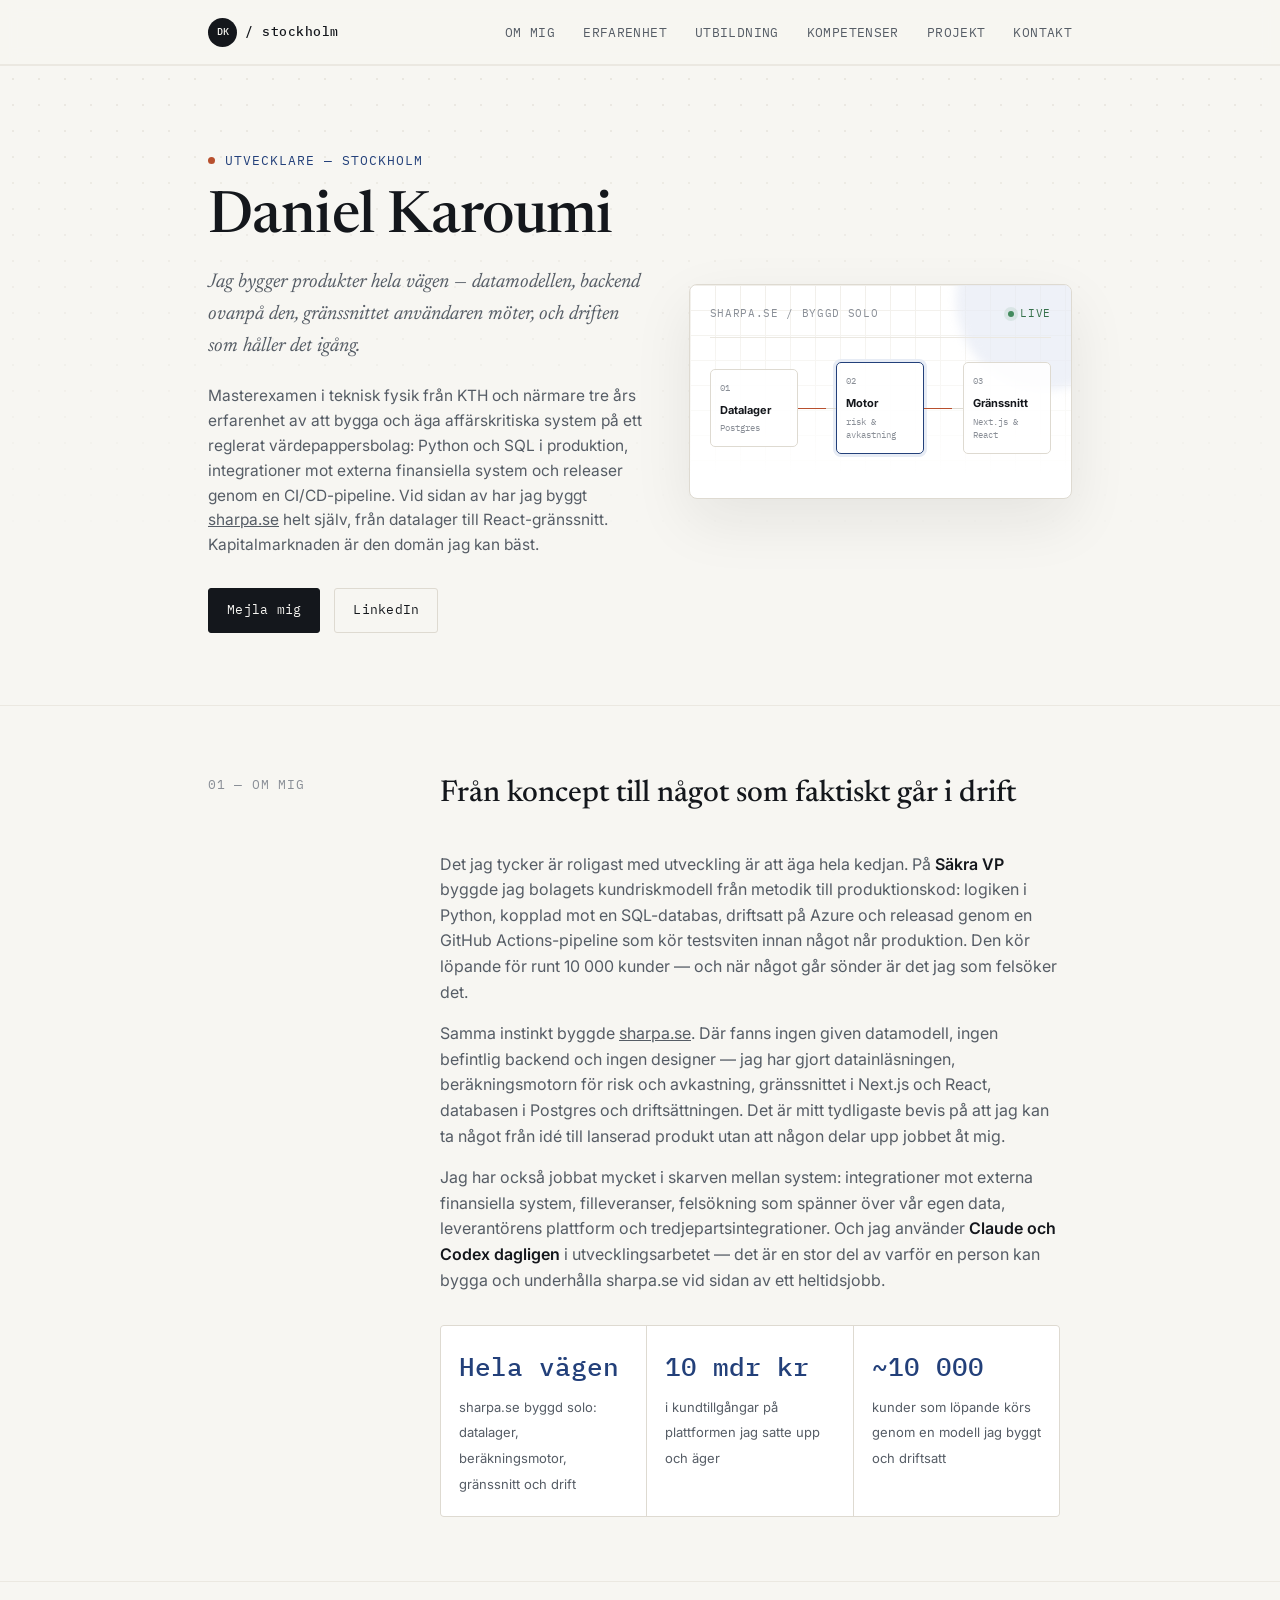
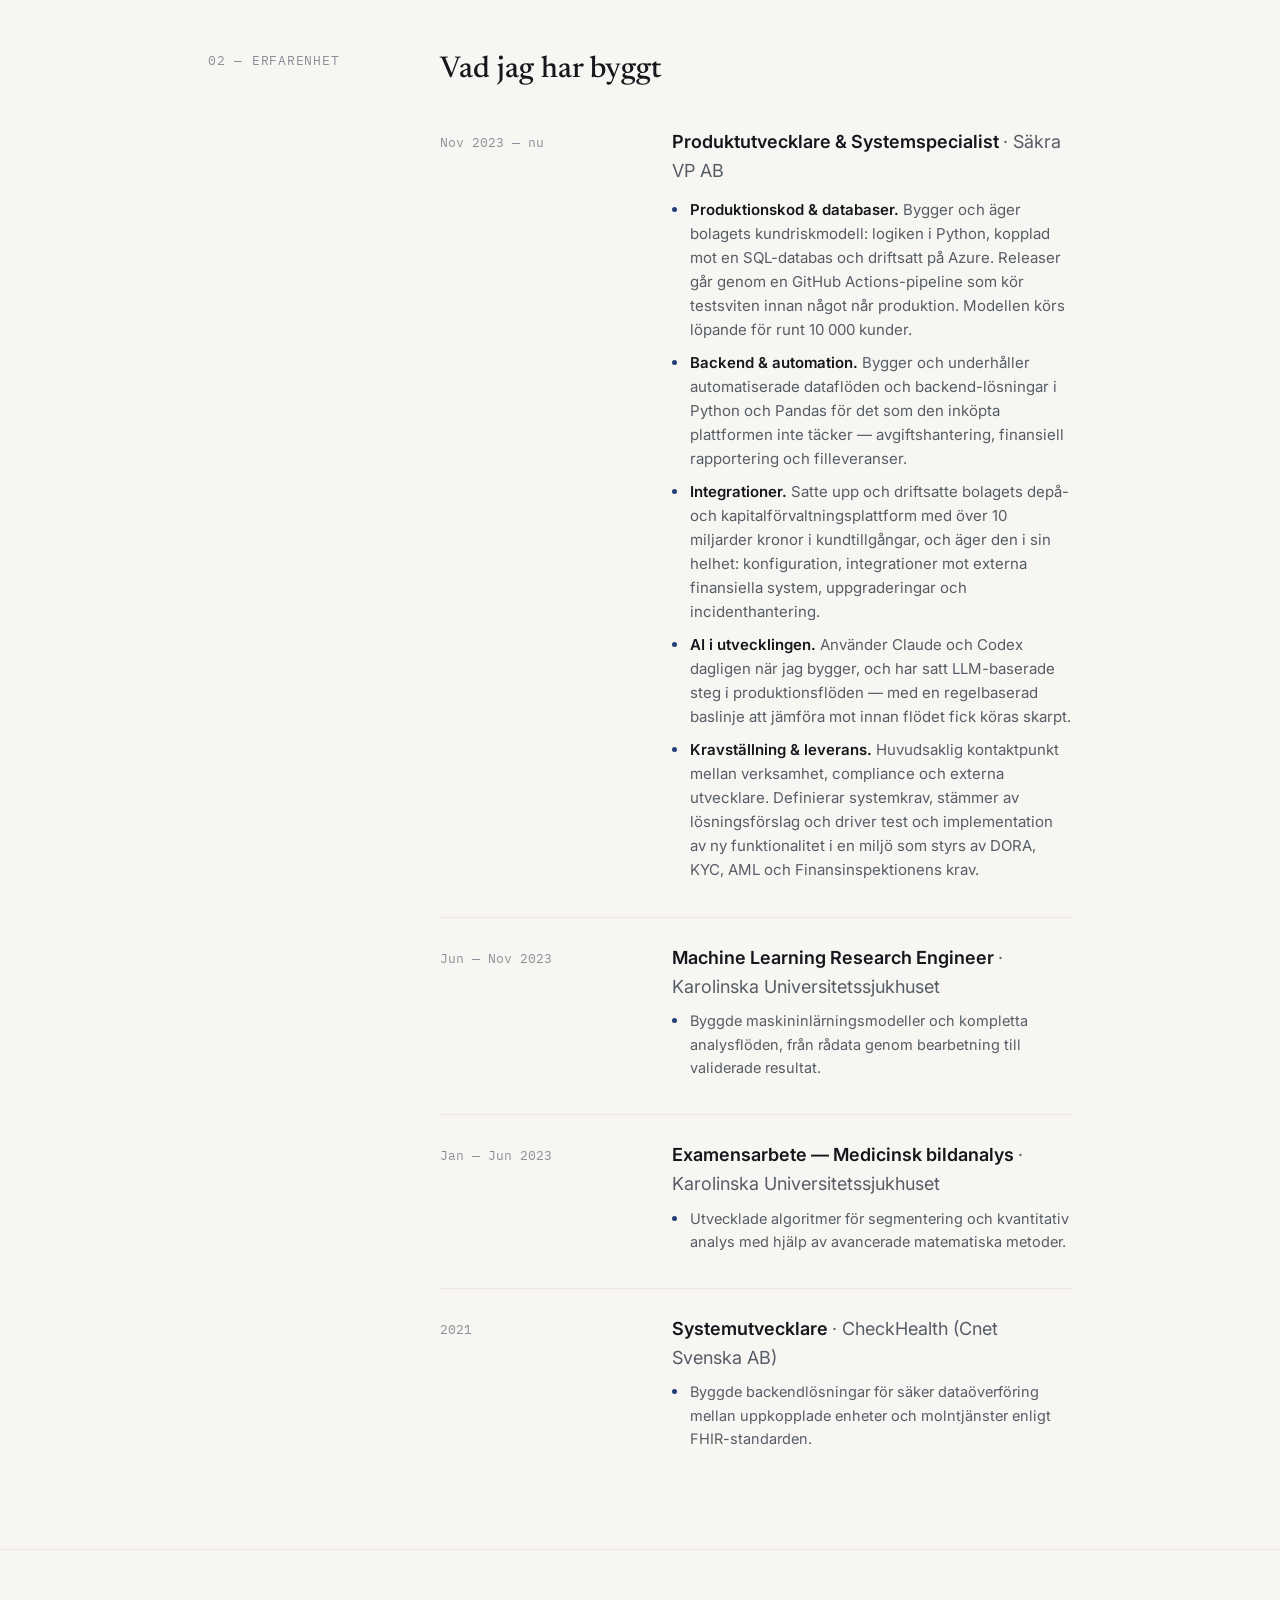
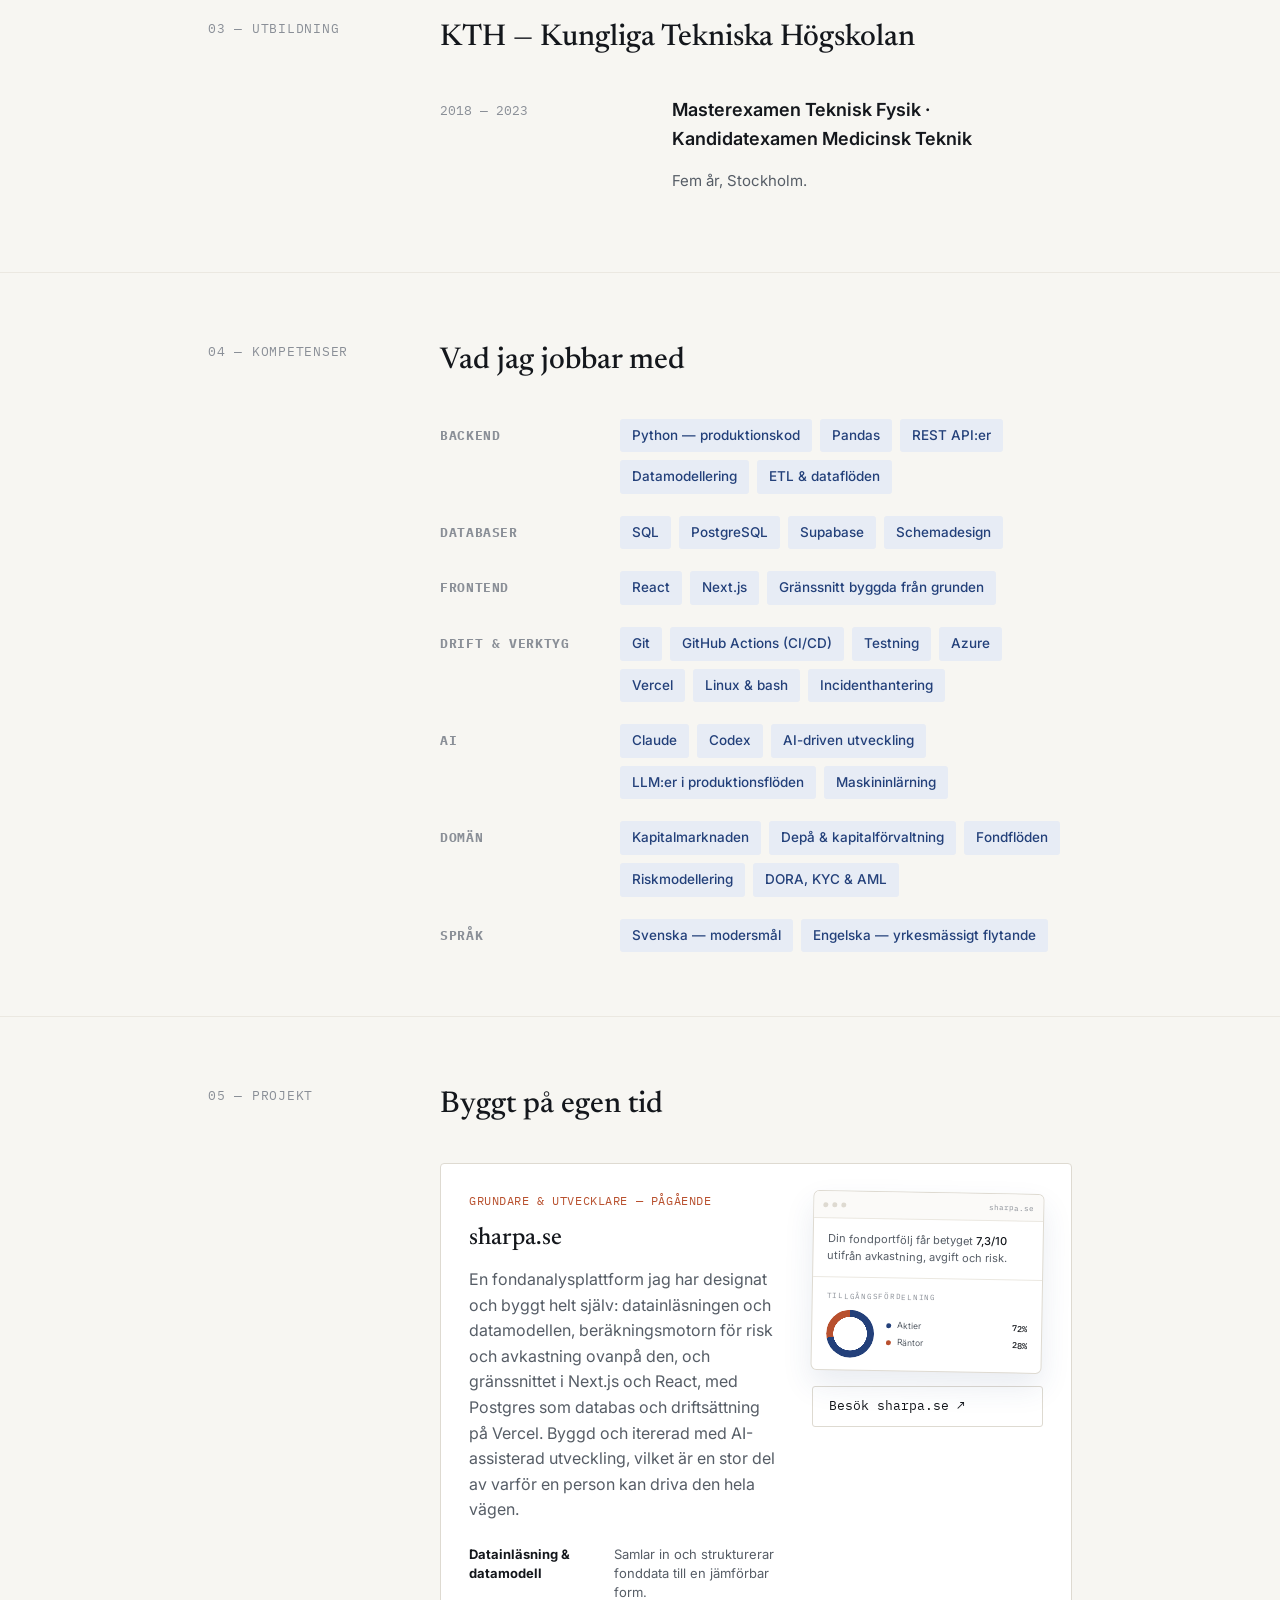
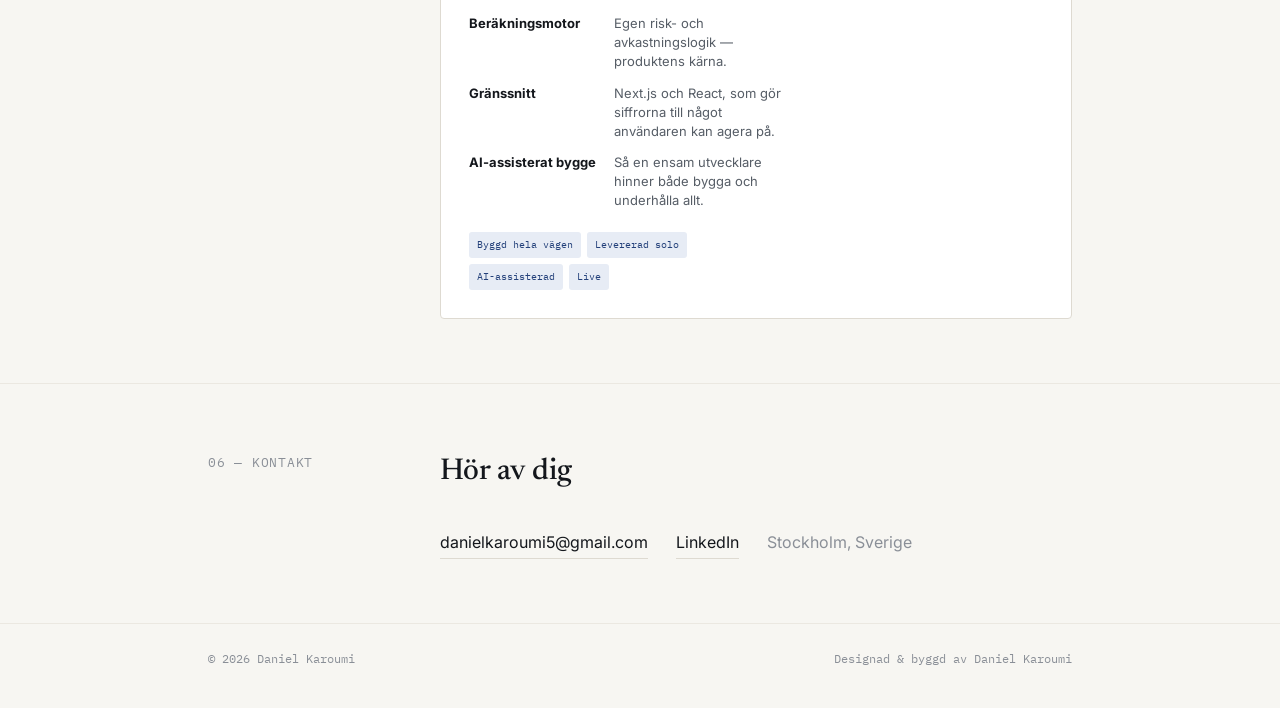
<file: developer/index.html>
<!doctype html>
<html lang="sv">
<head>
<meta charset="utf-8">
<meta name="viewport" content="width=device-width, initial-scale=1.0">
<title>Daniel Karoumi — Utvecklare</title>
<meta name="description" content="Daniel Karoumi är utvecklare i Stockholm som bygger produkter hela vägen — datamodell, backend, gränssnitt och drift. Tre år på ett reglerat värdepappersbolag och en fondanalysplattform byggd själv från grunden.">
<meta name="theme-color" content="#F7F6F2">
<!-- This page covers the same career as the front page and should not compete
     with it in search. Remove the next line to make it indexable. -->
<meta name="robots" content="noindex">
<link rel="canonical" href="https://dev-d4.github.io/developer/">
<meta property="og:type" content="website">
<meta property="og:locale" content="sv_SE">
<meta property="og:title" content="Daniel Karoumi — Utvecklare">
<meta property="og:description" content="Produkter byggda hela vägen: datamodell, backend, gränssnitt och drift — med kapitalmarknaden som hemmaplan.">
<meta property="og:url" content="https://dev-d4.github.io/developer/">
<meta property="og:image" content="https://dev-d4.github.io/social-card.png">
<meta property="og:image:width" content="1200">
<meta property="og:image:height" content="630">
<meta property="og:image:alt" content="Daniel Karoumi, ingenjör i Stockholm">
<meta name="twitter:card" content="summary_large_image">
<meta name="twitter:title" content="Daniel Karoumi — Utvecklare">
<meta name="twitter:description" content="Jag bygger från koncept till färdig produkt — och driftar det efteråt.">
<meta name="twitter:image" content="https://dev-d4.github.io/social-card.png">
<link rel="icon" href="../favicon.svg?v=4" type="image/svg+xml">
<link rel="preconnect" href="https://fonts.googleapis.com">
<link rel="preconnect" href="https://fonts.gstatic.com" crossorigin>
<link href="https://fonts.googleapis.com/css2?family=Newsreader:ital,wght@0,400;0,500;0,600;1,400;1,500&amp;family=Inter:wght@400;500;600&amp;family=IBM+Plex+Mono:wght@400;500&amp;display=swap" rel="stylesheet">
<link rel="stylesheet" href="../style.css?v=4">
</head>
<body>

<a class="skip-link" href="#main-content">Hoppa till innehåll</a>

<header class="site-header">
  <div class="wrap">
    <a href="#top" class="brand" aria-label="Daniel Karoumi, hem"><span class="brand-mark">DK</span><span>/ stockholm</span></a>
    <button class="menu-toggle" type="button" aria-expanded="false" aria-controls="primary-nav"><span>Meny</span><span class="menu-icon" aria-hidden="true"></span></button>
    <nav class="primary-nav" id="primary-nav" aria-label="Huvudnavigation">
      <a href="#about">Om mig</a>
      <a href="#experience">Erfarenhet</a>
      <a href="#education">Utbildning</a>
      <a href="#skills">Kompetenser</a>
      <a href="#projects">Projekt</a>
      <a href="#contact">Kontakt</a>
    </nav>
  </div>
</header>

<main id="main-content">
  <div id="top"></div>

  <section class="hero">
    <div class="wrap">
      <div>
        <p class="eyebrow">Utvecklare — Stockholm</p>
        <h1>Daniel Karoumi</h1>
        <p class="thesis">Jag bygger produkter hela vägen — datamodellen, backend ovanpå den, gränssnittet användaren möter, och driften som håller det igång.</p>
        <p class="lede">Masterexamen i teknisk fysik från KTH och närmare tre års erfarenhet av att bygga och äga affärskritiska system på ett reglerat värdepappersbolag: Python och SQL i produktion, integrationer mot externa finansiella system och releaser genom en CI/CD-pipeline. Vid sidan av har jag byggt <a href="https://sharpa.se" target="_blank" rel="noopener">sharpa.se</a> helt själv, från datalager till React-gränssnitt. Kapitalmarknaden är den domän jag kan bäst.</p>
        <div class="cta-row">
          <a class="btn btn-primary" href="mailto:danielkaroumi5@gmail.com">Mejla mig</a>
          <a class="btn btn-ghost" href="https://www.linkedin.com/in/daniel-karoumi-aabb51263/" target="_blank" rel="noopener">LinkedIn</a>
        </div>
      </div>

      <div class="model-panel" role="img" aria-label="Sharpa.se byggd hela vägen: datalager, beräkningsmotor och gränssnitt, driftsatt i produktion">
        <div class="model-grid" aria-hidden="true"></div>
        <div class="model-top"><span>sharpa.se / byggd solo</span><span class="live"><i></i> live</span></div>
        <div class="model-flow">
          <div class="model-node"><span>01</span><strong>Datalager</strong><small>Postgres</small></div>
          <div class="flow-line" aria-hidden="true"><i></i></div>
          <div class="model-node active"><span>02</span><strong>Motor</strong><small>risk &amp; avkastning</small></div>
          <div class="flow-line" aria-hidden="true"><i></i></div>
          <div class="model-node"><span>03</span><strong>Gränssnitt</strong><small>Next.js &amp; React</small></div>
        </div>
      </div>
    </div>
  </section>

  <section id="about">
    <div class="wrap">
      <div class="section-head">
        <span class="section-label">01 — Om mig</span>
        <h2 class="section-title">Från koncept till något som faktiskt går i drift</h2>
      </div>
      <div class="section-body">
        <div></div>
        <div class="about-text reveal">
          <p>Det jag tycker är roligast med utveckling är att äga hela kedjan. På <strong>Säkra VP</strong> byggde jag bolagets kundriskmodell från metodik till produktionskod: logiken i Python, kopplad mot en SQL-databas, driftsatt på Azure och releasad genom en GitHub Actions-pipeline som kör testsviten innan något når produktion. Den kör löpande för runt 10 000 kunder — och när något går sönder är det jag som felsöker det.</p>
          <p>Samma instinkt byggde <a href="https://sharpa.se" target="_blank" rel="noopener">sharpa.se</a>. Där fanns ingen given datamodell, ingen befintlig backend och ingen designer — jag har gjort datainläsningen, beräkningsmotorn för risk och avkastning, gränssnittet i Next.js och React, databasen i Postgres och driftsättningen. Det är mitt tydligaste bevis på att jag kan ta något från idé till lanserad produkt utan att någon delar upp jobbet åt mig.</p>
          <p>Jag har också jobbat mycket i skarven mellan system: integrationer mot externa finansiella system, filleveranser, felsökning som spänner över vår egen data, leverantörens plattform och tredjepartsintegrationer. Och jag använder <strong>Claude och Codex dagligen</strong> i utvecklingsarbetet — det är en stor del av varför en person kan bygga och underhålla sharpa.se vid sidan av ett heltidsjobb.</p>
          <div class="facts">
            <div class="fact"><span class="num">Hela vägen</span><span class="label">sharpa.se byggd solo: datalager, beräkningsmotor, gränssnitt och drift</span></div>
            <div class="fact"><span class="num">10&nbsp;mdr&nbsp;kr</span><span class="label">i kundtillgångar på plattformen jag satte upp och äger</span></div>
            <div class="fact"><span class="num">~10 000</span><span class="label">kunder som löpande körs genom en modell jag byggt och driftsatt</span></div>
          </div>
        </div>
      </div>
    </div>
  </section>

  <section id="experience">
    <div class="wrap">
      <div class="section-head">
        <span class="section-label">02 — Erfarenhet</span>
        <h2 class="section-title">Vad jag har byggt</h2>
      </div>
      <div class="section-body">
        <div></div>
        <div class="timeline reveal">

          <div class="role">
            <div class="when">Nov 2023 — nu</div>
            <div>
              <p class="who">Produktutvecklare &amp; Systemspecialist <span>· Säkra VP AB</span></p>
              <ul>
                <li><strong>Produktionskod &amp; databaser.</strong> Bygger och äger bolagets kundriskmodell: logiken i Python, kopplad mot en SQL-databas och driftsatt på Azure. Releaser går genom en GitHub Actions-pipeline som kör testsviten innan något når produktion. Modellen körs löpande för runt 10 000 kunder.</li>
                <li><strong>Backend &amp; automation.</strong> Bygger och underhåller automatiserade dataflöden och backend-lösningar i Python och Pandas för det som den inköpta plattformen inte täcker — avgiftshantering, finansiell rapportering och filleveranser.</li>
                <li><strong>Integrationer.</strong> Satte upp och driftsatte bolagets depå- och kapitalförvaltningsplattform med över 10 miljarder kronor i kundtillgångar, och äger den i sin helhet: konfiguration, integrationer mot externa finansiella system, uppgraderingar och incidenthantering.</li>
                <li><strong>AI i utvecklingen.</strong> Använder Claude och Codex dagligen när jag bygger, och har satt LLM-baserade steg i produktionsflöden — med en regelbaserad baslinje att jämföra mot innan flödet fick köras skarpt.</li>
                <li><strong>Kravställning &amp; leverans.</strong> Huvudsaklig kontaktpunkt mellan verksamhet, compliance och externa utvecklare. Definierar systemkrav, stämmer av lösningsförslag och driver test och implementation av ny funktionalitet i en miljö som styrs av DORA, KYC, AML och Finansinspektionens krav.</li>
              </ul>
            </div>
          </div>

          <div class="role compact">
            <div class="when">Jun — Nov 2023</div>
            <div>
              <p class="who">Machine Learning Research Engineer <span>· Karolinska Universitetssjukhuset</span></p>
              <ul>
                <li>Byggde maskininlärningsmodeller och kompletta analysflöden, från rådata genom bearbetning till validerade resultat.</li>
              </ul>
            </div>
          </div>

          <div class="role compact">
            <div class="when">Jan — Jun 2023</div>
            <div>
              <p class="who">Examensarbete — Medicinsk bildanalys <span>· Karolinska Universitetssjukhuset</span></p>
              <ul>
                <li>Utvecklade algoritmer för segmentering och kvantitativ analys med hjälp av avancerade matematiska metoder.</li>
              </ul>
            </div>
          </div>

          <div class="role compact">
            <div class="when">2021</div>
            <div>
              <p class="who">Systemutvecklare <span>· CheckHealth (Cnet Svenska AB)</span></p>
              <ul>
                <li>Byggde backendlösningar för säker dataöverföring mellan uppkopplade enheter och molntjänster enligt FHIR-standarden.</li>
              </ul>
            </div>
          </div>

        </div>
      </div>
    </div>
  </section>

  <section id="education">
    <div class="wrap">
      <div class="section-head">
        <span class="section-label">03 — Utbildning</span>
        <h2 class="section-title">KTH — Kungliga Tekniska Högskolan</h2>
      </div>
      <div class="section-body">
        <div></div>
        <div class="edu-card reveal">
          <div class="when">2018 — 2023</div>
          <div>
            <p class="who">Masterexamen Teknisk Fysik · Kandidatexamen Medicinsk Teknik</p>
            <p class="where">Fem år, Stockholm.</p>
          </div>
        </div>
      </div>
    </div>
  </section>

  <section id="skills">
    <div class="wrap">
      <div class="section-head">
        <span class="section-label">04 — Kompetenser</span>
        <h2 class="section-title">Vad jag jobbar med</h2>
      </div>
      <div class="section-body">
        <div></div>
        <div class="skill-groups reveal">
          <div class="skill-group">
            <h4>Backend</h4>
            <div class="tags">
              <span class="tag">Python — produktionskod</span>
              <span class="tag">Pandas</span>
              <span class="tag">REST API:er</span>
              <span class="tag">Datamodellering</span>
              <span class="tag">ETL &amp; dataflöden</span>
            </div>
          </div>
          <div class="skill-group">
            <h4>Databaser</h4>
            <div class="tags">
              <span class="tag">SQL</span>
              <span class="tag">PostgreSQL</span>
              <span class="tag">Supabase</span>
              <span class="tag">Schemadesign</span>
            </div>
          </div>
          <div class="skill-group">
            <h4>Frontend</h4>
            <div class="tags">
              <span class="tag">React</span>
              <span class="tag">Next.js</span>
              <span class="tag">Gränssnitt byggda från grunden</span>
            </div>
          </div>
          <div class="skill-group">
            <h4>Drift &amp; verktyg</h4>
            <div class="tags">
              <span class="tag">Git</span>
              <span class="tag">GitHub Actions (CI/CD)</span>
              <span class="tag">Testning</span>
              <span class="tag">Azure</span>
              <span class="tag">Vercel</span>
              <span class="tag">Linux &amp; bash</span>
              <span class="tag">Incidenthantering</span>
            </div>
          </div>
          <div class="skill-group">
            <h4>AI</h4>
            <div class="tags">
              <span class="tag">Claude</span>
              <span class="tag">Codex</span>
              <span class="tag">AI-driven utveckling</span>
              <span class="tag">LLM:er i produktionsflöden</span>
              <span class="tag">Maskininlärning</span>
            </div>
          </div>
          <div class="skill-group">
            <h4>Domän</h4>
            <div class="tags">
              <span class="tag">Kapitalmarknaden</span>
              <span class="tag">Depå &amp; kapitalförvaltning</span>
              <span class="tag">Fondflöden</span>
              <span class="tag">Riskmodellering</span>
              <span class="tag">DORA, KYC &amp; AML</span>
            </div>
          </div>
          <div class="skill-group">
            <h4>Språk</h4>
            <div class="tags">
              <span class="tag">Svenska — modersmål</span>
              <span class="tag">Engelska — yrkesmässigt flytande</span>
            </div>
          </div>
        </div>
      </div>
    </div>
  </section>

  <section id="projects">
    <div class="wrap">
      <div class="section-head">
        <span class="section-label">05 — Projekt</span>
        <h2 class="section-title">Byggt på egen tid</h2>
      </div>
      <div class="section-body">
        <div></div>
        <article class="project-card reveal">
          <div class="project-copy">
            <p class="tag-line">Grundare &amp; utvecklare — pågående</p>
            <h3>sharpa.se</h3>
            <p>En fondanalysplattform jag har designat och byggt helt själv: datainläsningen och datamodellen, beräkningsmotorn för risk och avkastning ovanpå den, och gränssnittet i Next.js och React, med Postgres som databas och driftsättning på Vercel. Byggd och itererad med AI-assisterad utveckling, vilket är en stor del av varför en person kan driva den hela vägen.</p>
            <ul class="project-points">
              <li><strong>Datainläsning &amp; datamodell</strong><span>Samlar in och strukturerar fonddata till en jämförbar form.</span></li>
              <li><strong>Beräkningsmotor</strong><span>Egen risk- och avkastningslogik — produktens kärna.</span></li>
              <li><strong>Gränssnitt</strong><span>Next.js och React, som gör siffrorna till något användaren kan agera på.</span></li>
              <li><strong>AI-assisterat bygge</strong><span>Så en ensam utvecklare hinner både bygga och underhålla allt.</span></li>
            </ul>
            <div class="project-tags" aria-label="Projektområden"><span>Byggd hela vägen</span><span>Levererad solo</span><span>AI-assisterad</span><span>Live</span></div>
          </div>
          <div class="project-side">
            <div class="product-preview" aria-hidden="true">
              <div class="preview-bar"><i></i><i></i><i></i><span>sharpa.se</span></div>
              <div class="preview-band">
                <p class="preview-verdict">Din fondportfölj får betyget <b>7,3/10</b> utifrån avkastning, avgift och risk.</p>
              </div>
              <div class="preview-band">
                <small class="preview-label">Tillgångsfördelning</small>
                <div class="preview-split">
                  <span class="preview-donut"></span>
                  <span class="preview-legend">
                    <span>Aktier<b>72%</b></span>
                    <span>Räntor<b>28%</b></span>
                  </span>
                </div>
              </div>
            </div>
            <a class="visit" href="https://sharpa.se" target="_blank" rel="noopener">Besök sharpa.se <span aria-hidden="true">↗</span></a>
          </div>
        </article>
      </div>
    </div>
  </section>

  <section id="contact" class="contact">
    <div class="wrap">
      <div class="section-head">
        <span class="section-label">06 — Kontakt</span>
        <h2 class="section-title">Hör av dig</h2>
      </div>
      <div class="section-body">
        <div></div>
        <div class="contact-links reveal">
          <a href="mailto:danielkaroumi5@gmail.com">danielkaroumi5@gmail.com</a>
          <a href="https://www.linkedin.com/in/daniel-karoumi-aabb51263/" target="_blank" rel="noopener">LinkedIn</a>
          <span style="color: var(--ink-faint); font-size: 16px;">Stockholm, Sverige</span>
        </div>
      </div>
    </div>
  </section>

</main>

<footer>
  <div class="wrap">
    <span>© 2026 Daniel Karoumi</span>
    <span>Designad &amp; byggd av Daniel Karoumi</span>
  </div>
</footer>

<script src="../script.js?v=4"></script>
</body>
</html>
</file>
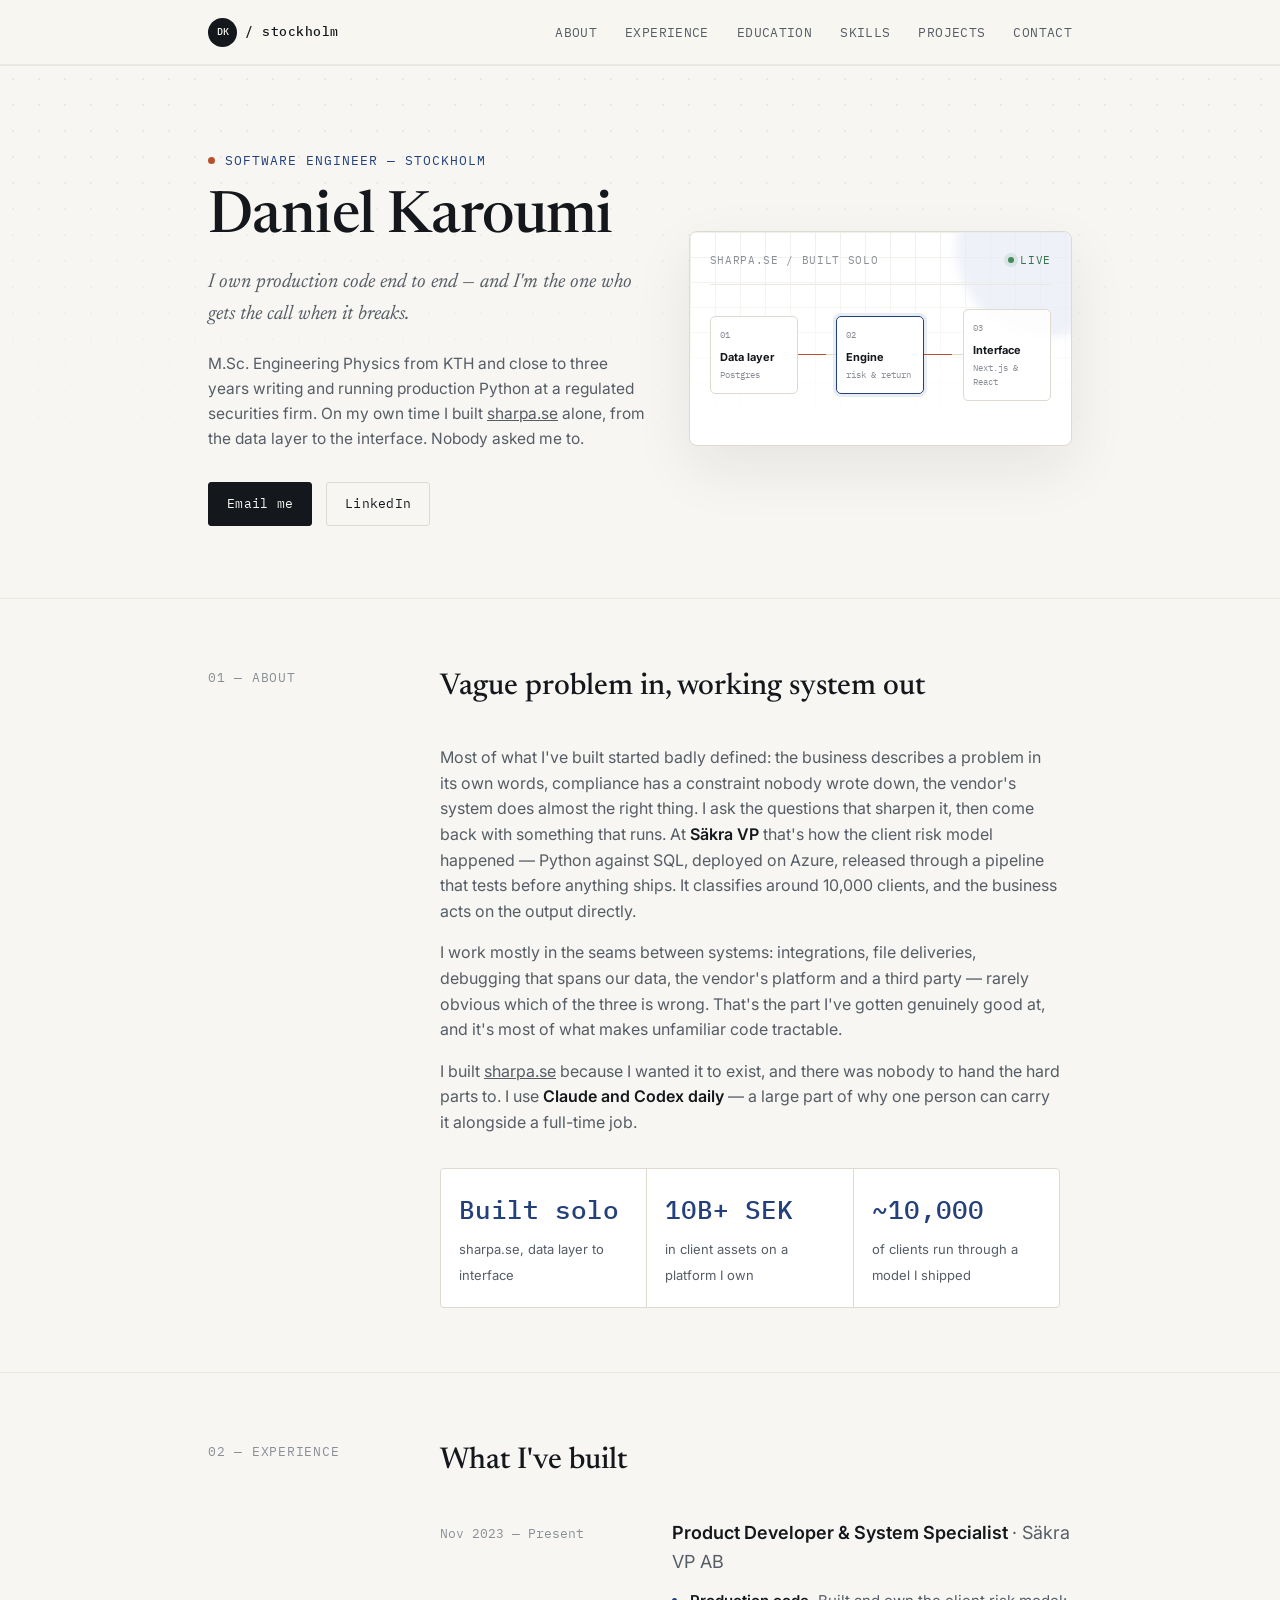
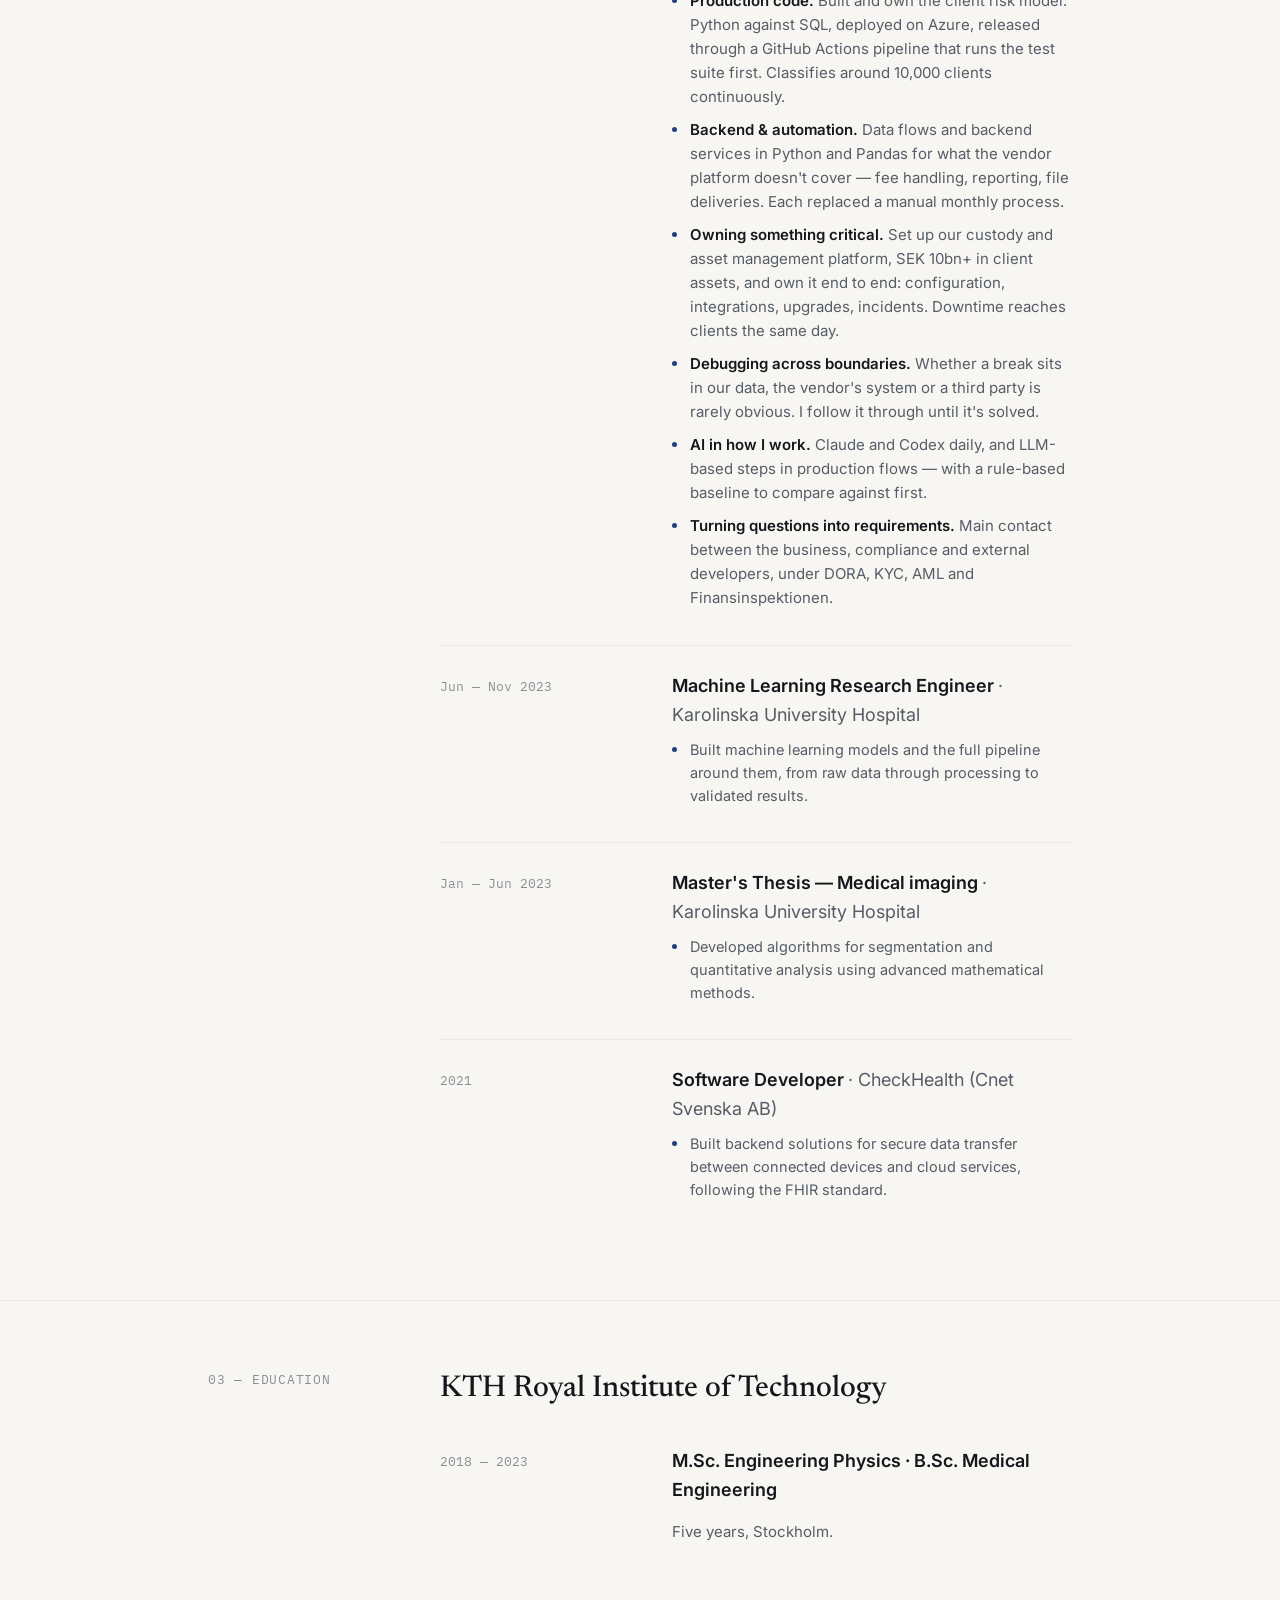
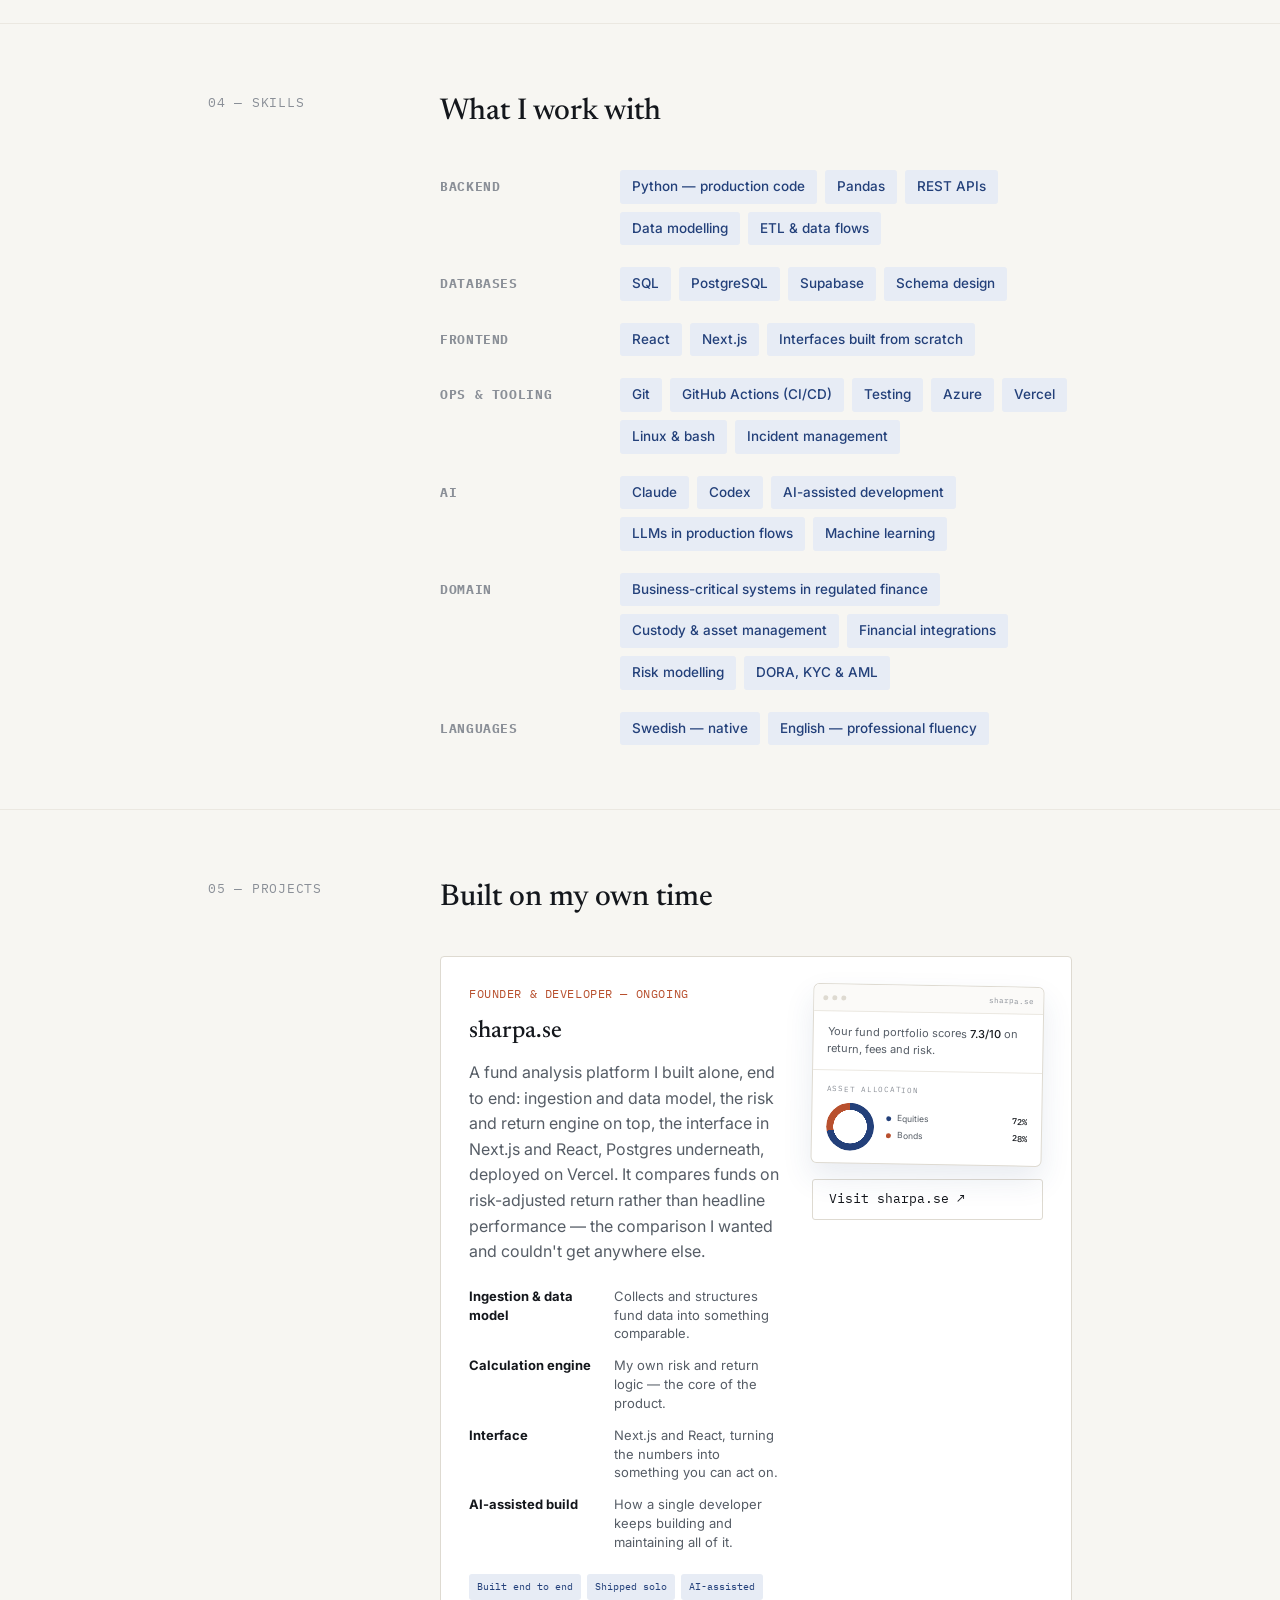
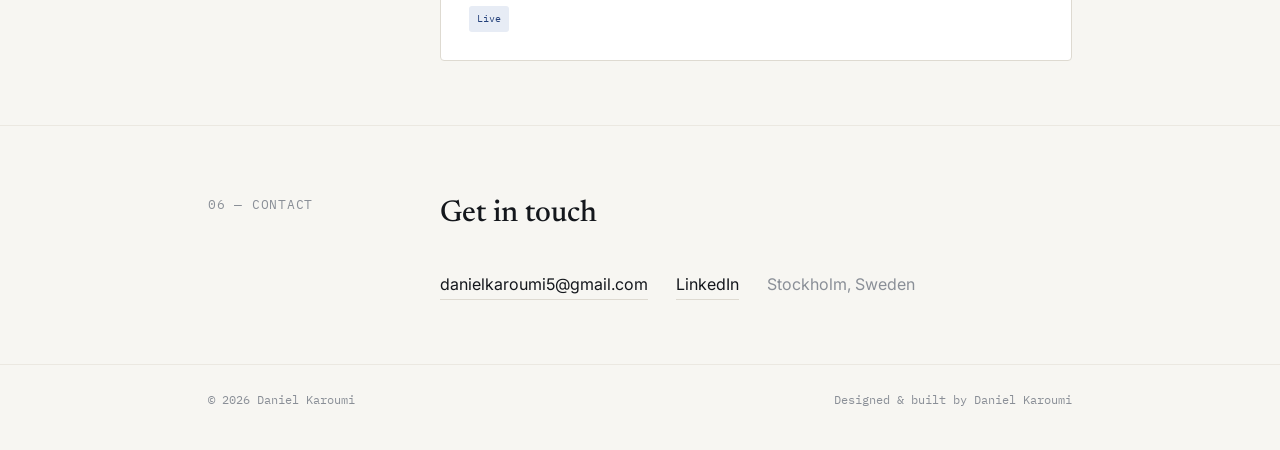
<file: engineer/index.html>
<!doctype html>
<html lang="en">
<head>
<meta charset="utf-8">
<meta name="viewport" content="width=device-width, initial-scale=1.0">
<title>Daniel Karoumi — Software Engineer</title>
<meta name="description" content="Daniel Karoumi is a software engineer in Stockholm who owns production code end to end — data model, backend, interface and the operations around it. Close to three years at a regulated securities firm, and a fund analysis platform built alone.">
<meta name="theme-color" content="#F7F6F2">
<!-- This page covers the same career as the front page and should not compete
     with it in search. Remove the next line to make it indexable. -->
<meta name="robots" content="noindex">
<link rel="canonical" href="https://dev-d4.github.io/engineer/">
<meta property="og:type" content="website">
<meta property="og:locale" content="en_GB">
<meta property="og:title" content="Daniel Karoumi — Software Engineer">
<meta property="og:description" content="I own production code end to end — and I'm the one who gets the call when it breaks.">
<meta property="og:url" content="https://dev-d4.github.io/engineer/">
<meta property="og:image" content="https://dev-d4.github.io/social-card.png">
<meta property="og:image:width" content="1200">
<meta property="og:image:height" content="630">
<meta property="og:image:alt" content="Daniel Karoumi, engineer in Stockholm">
<meta name="twitter:card" content="summary_large_image">
<meta name="twitter:title" content="Daniel Karoumi — Software Engineer">
<meta name="twitter:description" content="I build things nobody asked me to build, and I run the ones that matter.">
<meta name="twitter:image" content="https://dev-d4.github.io/social-card.png">
<link rel="icon" href="../favicon.svg?v=4" type="image/svg+xml">
<link rel="preconnect" href="https://fonts.googleapis.com">
<link rel="preconnect" href="https://fonts.gstatic.com" crossorigin>
<link href="https://fonts.googleapis.com/css2?family=Newsreader:ital,wght@0,400;0,500;0,600;1,400;1,500&amp;family=Inter:wght@400;500;600&amp;family=IBM+Plex+Mono:wght@400;500&amp;display=swap" rel="stylesheet">
<link rel="stylesheet" href="../style.css?v=4">
</head>
<body>

<a class="skip-link" href="#main-content">Skip to content</a>

<header class="site-header">
  <div class="wrap">
    <a href="#top" class="brand" aria-label="Daniel Karoumi, home"><span class="brand-mark">DK</span><span>/ stockholm</span></a>
    <button class="menu-toggle" type="button" aria-expanded="false" aria-controls="primary-nav"><span>Menu</span><span class="menu-icon" aria-hidden="true"></span></button>
    <nav class="primary-nav" id="primary-nav" aria-label="Main navigation">
      <a href="#about">About</a>
      <a href="#experience">Experience</a>
      <a href="#education">Education</a>
      <a href="#skills">Skills</a>
      <a href="#projects">Projects</a>
      <a href="#contact">Contact</a>
    </nav>
  </div>
</header>

<main id="main-content">
  <div id="top"></div>

  <section class="hero">
    <div class="wrap">
      <div>
        <p class="eyebrow">Software Engineer — Stockholm</p>
        <h1>Daniel Karoumi</h1>
        <p class="thesis">I own production code end to end — and I'm the one who gets the call when it breaks.</p>
        <p class="lede">M.Sc. Engineering Physics from KTH and close to three years writing and running production Python at a regulated securities firm. On my own time I built <a href="https://sharpa.se" target="_blank" rel="noopener">sharpa.se</a> alone, from the data layer to the interface. Nobody asked me to.</p>
        <div class="cta-row">
          <a class="btn btn-primary" href="mailto:danielkaroumi5@gmail.com">Email me</a>
          <a class="btn btn-ghost" href="https://www.linkedin.com/in/daniel-karoumi-aabb51263/" target="_blank" rel="noopener">LinkedIn</a>
        </div>
      </div>

      <div class="model-panel" role="img" aria-label="Sharpa.se built end to end: data layer, calculation engine and interface, running in production">
        <div class="model-grid" aria-hidden="true"></div>
        <div class="model-top"><span>sharpa.se / built solo</span><span class="live"><i></i> live</span></div>
        <div class="model-flow">
          <div class="model-node"><span>01</span><strong>Data layer</strong><small>Postgres</small></div>
          <div class="flow-line" aria-hidden="true"><i></i></div>
          <div class="model-node active"><span>02</span><strong>Engine</strong><small>risk &amp; return</small></div>
          <div class="flow-line" aria-hidden="true"><i></i></div>
          <div class="model-node"><span>03</span><strong>Interface</strong><small>Next.js &amp; React</small></div>
        </div>
      </div>
    </div>
  </section>

  <section id="about">
    <div class="wrap">
      <div class="section-head">
        <span class="section-label">01 — About</span>
        <h2 class="section-title">Vague problem in, working system out</h2>
      </div>
      <div class="section-body">
        <div></div>
        <div class="about-text reveal">
          <p>Most of what I've built started badly defined: the business describes a problem in its own words, compliance has a constraint nobody wrote down, the vendor's system does almost the right thing. I ask the questions that sharpen it, then come back with something that runs. At <strong>Säkra VP</strong> that's how the client risk model happened — Python against SQL, deployed on Azure, released through a pipeline that tests before anything ships. It classifies around 10,000 clients, and the business acts on the output directly.</p>
          <p>I work mostly in the seams between systems: integrations, file deliveries, debugging that spans our data, the vendor's platform and a third party — rarely obvious which of the three is wrong. That's the part I've gotten genuinely good at, and it's most of what makes unfamiliar code tractable.</p>
          <p>I built <a href="https://sharpa.se" target="_blank" rel="noopener">sharpa.se</a> because I wanted it to exist, and there was nobody to hand the hard parts to. I use <strong>Claude and Codex daily</strong> — a large part of why one person can carry it alongside a full-time job.</p>
          <div class="facts">
            <div class="fact"><span class="num">Built solo</span><span class="label">sharpa.se, data layer to interface</span></div>
            <div class="fact"><span class="num">10B+ SEK</span><span class="label">in client assets on a platform I own</span></div>
            <div class="fact"><span class="num">~10,000</span><span class="label">of clients run through a model I shipped</span></div>
          </div>
        </div>
      </div>
    </div>
  </section>

  <section id="experience">
    <div class="wrap">
      <div class="section-head">
        <span class="section-label">02 — Experience</span>
        <h2 class="section-title">What I've built</h2>
      </div>
      <div class="section-body">
        <div></div>
        <div class="timeline reveal">

          <div class="role">
            <div class="when">Nov 2023 — Present</div>
            <div>
              <p class="who">Product Developer &amp; System Specialist <span>· Säkra VP AB</span></p>
              <ul>
                <li><strong>Production code.</strong> Built and own the client risk model: Python against SQL, deployed on Azure, released through a GitHub Actions pipeline that runs the test suite first. Classifies around 10,000 clients continuously.</li>
                <li><strong>Backend &amp; automation.</strong> Data flows and backend services in Python and Pandas for what the vendor platform doesn't cover — fee handling, reporting, file deliveries. Each replaced a manual monthly process.</li>
                <li><strong>Owning something critical.</strong> Set up our custody and asset management platform, SEK 10bn+ in client assets, and own it end to end: configuration, integrations, upgrades, incidents. Downtime reaches clients the same day.</li>
                <li><strong>Debugging across boundaries.</strong> Whether a break sits in our data, the vendor's system or a third party is rarely obvious. I follow it through until it's solved.</li>
                <li><strong>AI in how I work.</strong> Claude and Codex daily, and LLM-based steps in production flows — with a rule-based baseline to compare against first.</li>
                <li><strong>Turning questions into requirements.</strong> Main contact between the business, compliance and external developers, under DORA, KYC, AML and Finansinspektionen.</li>
              </ul>
            </div>
          </div>

          <div class="role compact">
            <div class="when">Jun — Nov 2023</div>
            <div>
              <p class="who">Machine Learning Research Engineer <span>· Karolinska University Hospital</span></p>
              <ul>
                <li>Built machine learning models and the full pipeline around them, from raw data through processing to validated results.</li>
              </ul>
            </div>
          </div>

          <div class="role compact">
            <div class="when">Jan — Jun 2023</div>
            <div>
              <p class="who">Master's Thesis — Medical imaging <span>· Karolinska University Hospital</span></p>
              <ul>
                <li>Developed algorithms for segmentation and quantitative analysis using advanced mathematical methods.</li>
              </ul>
            </div>
          </div>

          <div class="role compact">
            <div class="when">2021</div>
            <div>
              <p class="who">Software Developer <span>· CheckHealth (Cnet Svenska AB)</span></p>
              <ul>
                <li>Built backend solutions for secure data transfer between connected devices and cloud services, following the FHIR standard.</li>
              </ul>
            </div>
          </div>

        </div>
      </div>
    </div>
  </section>

  <section id="education">
    <div class="wrap">
      <div class="section-head">
        <span class="section-label">03 — Education</span>
        <h2 class="section-title">KTH Royal Institute of Technology</h2>
      </div>
      <div class="section-body">
        <div></div>
        <div class="edu-card reveal">
          <div class="when">2018 — 2023</div>
          <div>
            <p class="who">M.Sc. Engineering Physics · B.Sc. Medical Engineering</p>
            <p class="where">Five years, Stockholm.</p>
          </div>
        </div>
      </div>
    </div>
  </section>

  <section id="skills">
    <div class="wrap">
      <div class="section-head">
        <span class="section-label">04 — Skills</span>
        <h2 class="section-title">What I work with</h2>
      </div>
      <div class="section-body">
        <div></div>
        <div class="skill-groups reveal">
          <div class="skill-group">
            <h4>Backend</h4>
            <div class="tags">
              <span class="tag">Python — production code</span>
              <span class="tag">Pandas</span>
              <span class="tag">REST APIs</span>
              <span class="tag">Data modelling</span>
              <span class="tag">ETL &amp; data flows</span>
            </div>
          </div>
          <div class="skill-group">
            <h4>Databases</h4>
            <div class="tags">
              <span class="tag">SQL</span>
              <span class="tag">PostgreSQL</span>
              <span class="tag">Supabase</span>
              <span class="tag">Schema design</span>
            </div>
          </div>
          <div class="skill-group">
            <h4>Frontend</h4>
            <div class="tags">
              <span class="tag">React</span>
              <span class="tag">Next.js</span>
              <span class="tag">Interfaces built from scratch</span>
            </div>
          </div>
          <div class="skill-group">
            <h4>Ops &amp; tooling</h4>
            <div class="tags">
              <span class="tag">Git</span>
              <span class="tag">GitHub Actions (CI/CD)</span>
              <span class="tag">Testing</span>
              <span class="tag">Azure</span>
              <span class="tag">Vercel</span>
              <span class="tag">Linux &amp; bash</span>
              <span class="tag">Incident management</span>
            </div>
          </div>
          <div class="skill-group">
            <h4>AI</h4>
            <div class="tags">
              <span class="tag">Claude</span>
              <span class="tag">Codex</span>
              <span class="tag">AI-assisted development</span>
              <span class="tag">LLMs in production flows</span>
              <span class="tag">Machine learning</span>
            </div>
          </div>
          <div class="skill-group">
            <h4>Domain</h4>
            <div class="tags">
              <span class="tag">Business-critical systems in regulated finance</span>
              <span class="tag">Custody &amp; asset management</span>
              <span class="tag">Financial integrations</span>
              <span class="tag">Risk modelling</span>
              <span class="tag">DORA, KYC &amp; AML</span>
            </div>
          </div>
          <div class="skill-group">
            <h4>Languages</h4>
            <div class="tags">
              <span class="tag">Swedish — native</span>
              <span class="tag">English — professional fluency</span>
            </div>
          </div>
        </div>
      </div>
    </div>
  </section>

  <section id="projects">
    <div class="wrap">
      <div class="section-head">
        <span class="section-label">05 — Projects</span>
        <h2 class="section-title">Built on my own time</h2>
      </div>
      <div class="section-body">
        <div></div>
        <article class="project-card reveal">
          <div class="project-copy">
            <p class="tag-line">Founder &amp; developer — ongoing</p>
            <h3>sharpa.se</h3>
            <p>A fund analysis platform I built alone, end to end: ingestion and data model, the risk and return engine on top, the interface in Next.js and React, Postgres underneath, deployed on Vercel. It compares funds on risk-adjusted return rather than headline performance — the comparison I wanted and couldn't get anywhere else.</p>
            <ul class="project-points">
              <li><strong>Ingestion &amp; data model</strong><span>Collects and structures fund data into something comparable.</span></li>
              <li><strong>Calculation engine</strong><span>My own risk and return logic — the core of the product.</span></li>
              <li><strong>Interface</strong><span>Next.js and React, turning the numbers into something you can act on.</span></li>
              <li><strong>AI-assisted build</strong><span>How a single developer keeps building and maintaining all of it.</span></li>
            </ul>
            <div class="project-tags" aria-label="Project areas"><span>Built end to end</span><span>Shipped solo</span><span>AI-assisted</span><span>Live</span></div>
          </div>
          <div class="project-side">
            <div class="product-preview" aria-hidden="true">
              <div class="preview-bar"><i></i><i></i><i></i><span>sharpa.se</span></div>
              <div class="preview-band">
                <p class="preview-verdict">Your fund portfolio scores <b>7.3/10</b> on return, fees and risk.</p>
              </div>
              <div class="preview-band">
                <small class="preview-label">Asset allocation</small>
                <div class="preview-split">
                  <span class="preview-donut"></span>
                  <span class="preview-legend">
                    <span>Equities<b>72%</b></span>
                    <span>Bonds<b>28%</b></span>
                  </span>
                </div>
              </div>
            </div>
            <a class="visit" href="https://sharpa.se" target="_blank" rel="noopener">Visit sharpa.se <span aria-hidden="true">↗</span></a>
          </div>
        </article>
      </div>
    </div>
  </section>

  <section id="contact" class="contact">
    <div class="wrap">
      <div class="section-head">
        <span class="section-label">06 — Contact</span>
        <h2 class="section-title">Get in touch</h2>
      </div>
      <div class="section-body">
        <div></div>
        <div class="contact-links reveal">
          <a href="mailto:danielkaroumi5@gmail.com">danielkaroumi5@gmail.com</a>
          <a href="https://www.linkedin.com/in/daniel-karoumi-aabb51263/" target="_blank" rel="noopener">LinkedIn</a>
          <span style="color: var(--ink-faint); font-size: 16px;">Stockholm, Sweden</span>
        </div>
      </div>
    </div>
  </section>

</main>

<footer>
  <div class="wrap">
    <span>© 2026 Daniel Karoumi</span>
    <span>Designed &amp; built by Daniel Karoumi</span>
  </div>
</footer>

<script src="../script.js?v=4"></script>
</body>
</html>
</file>
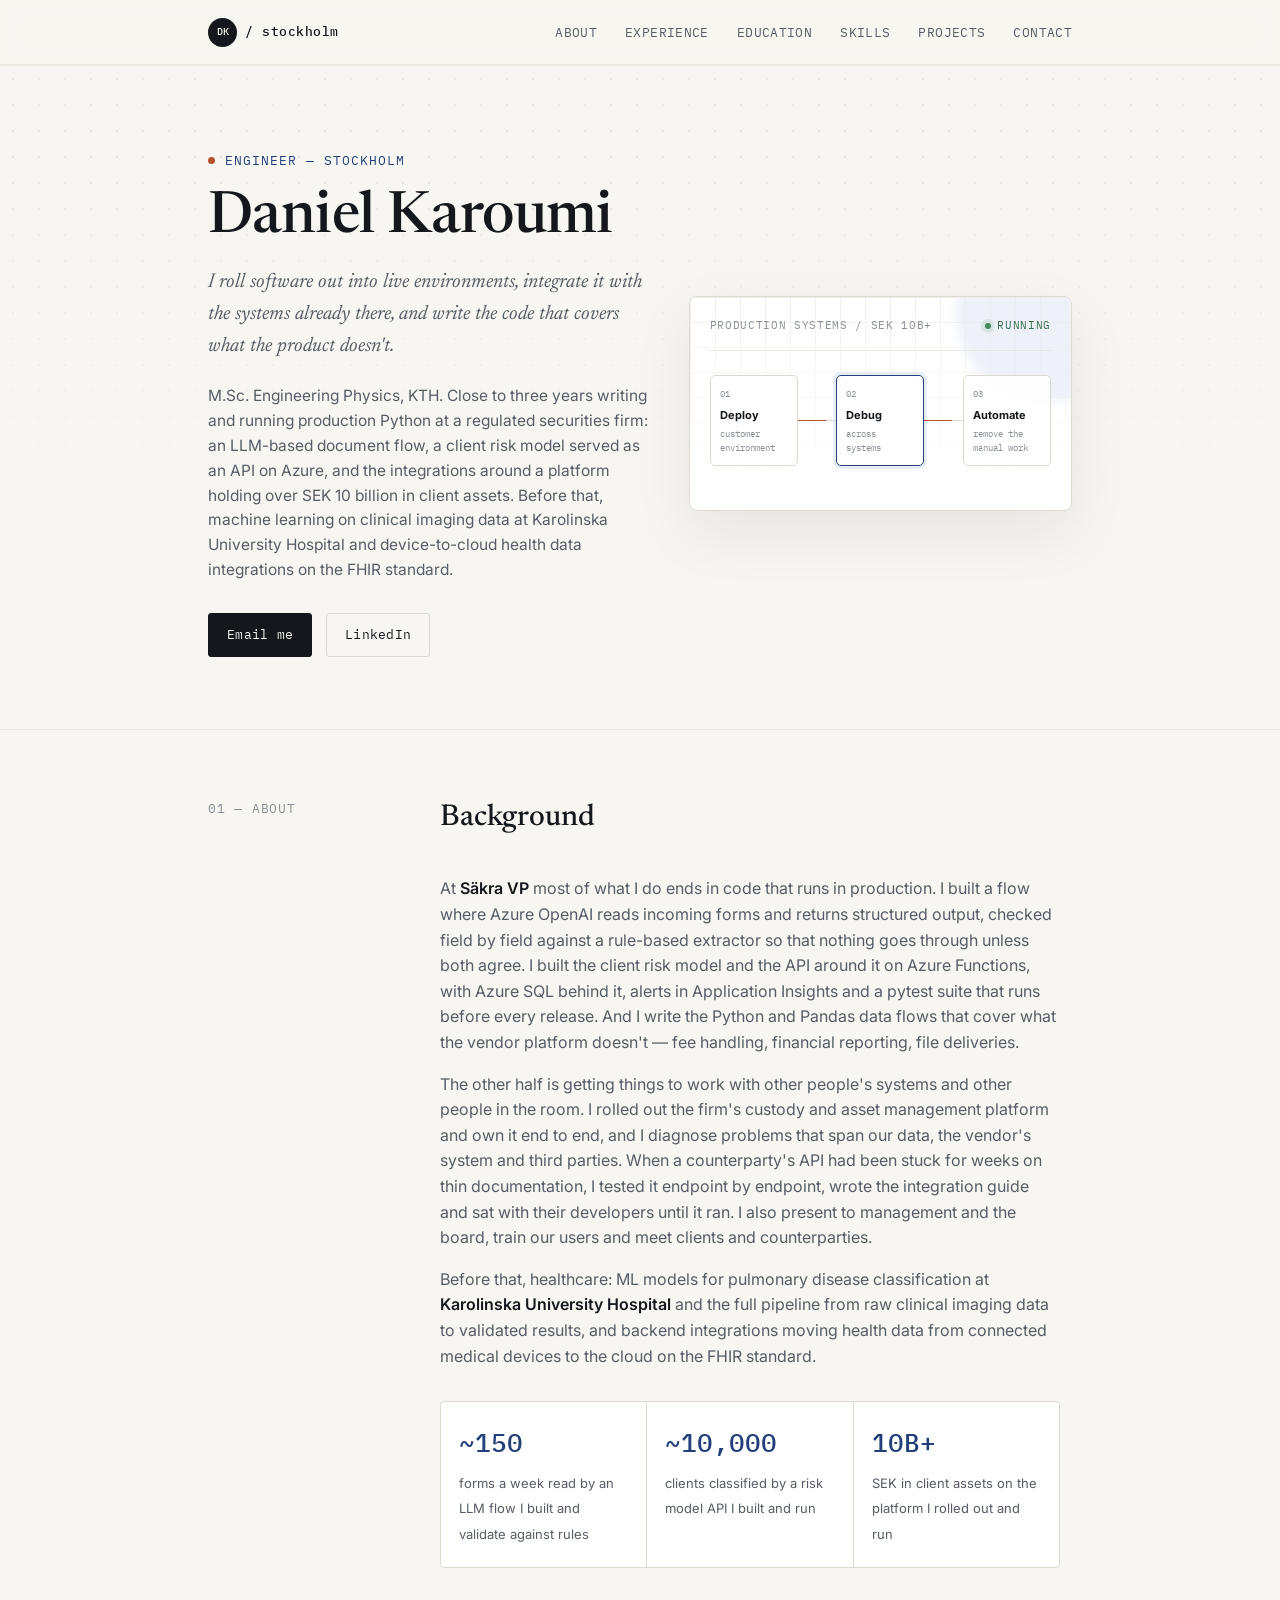
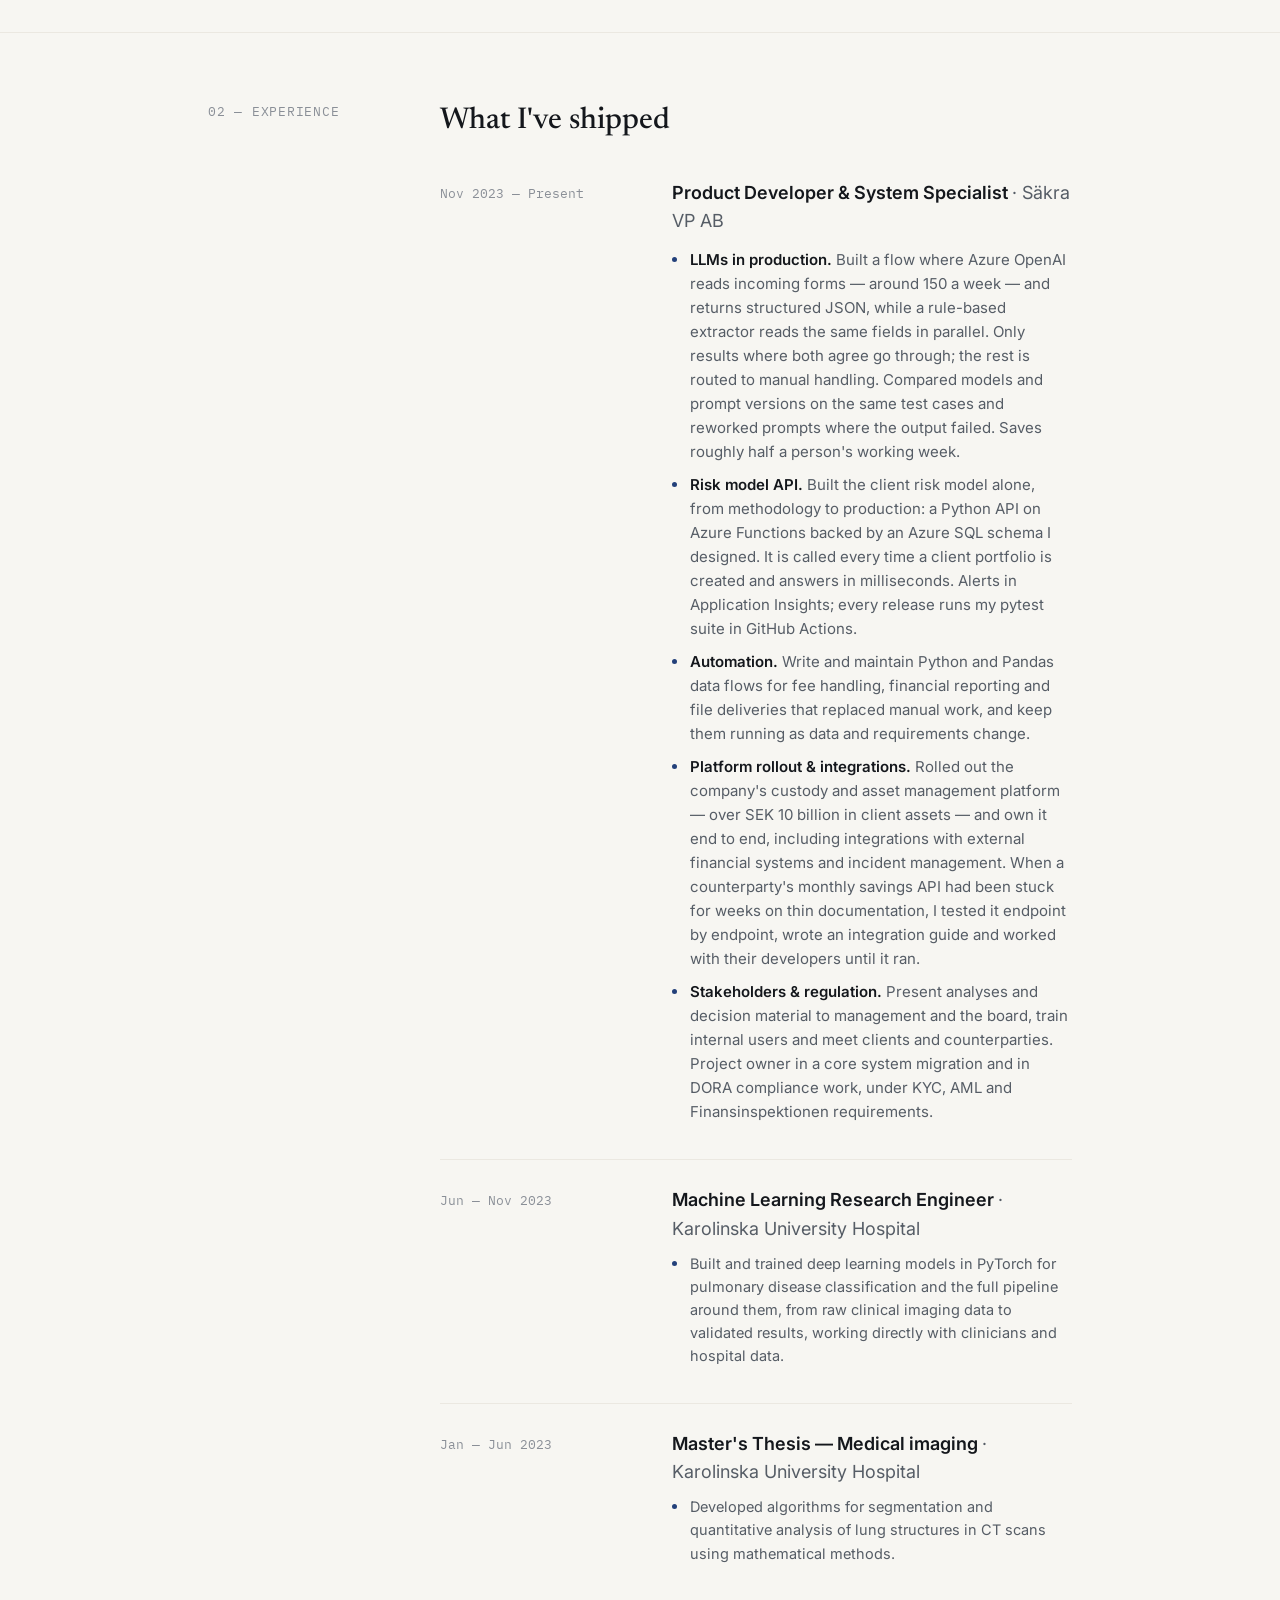
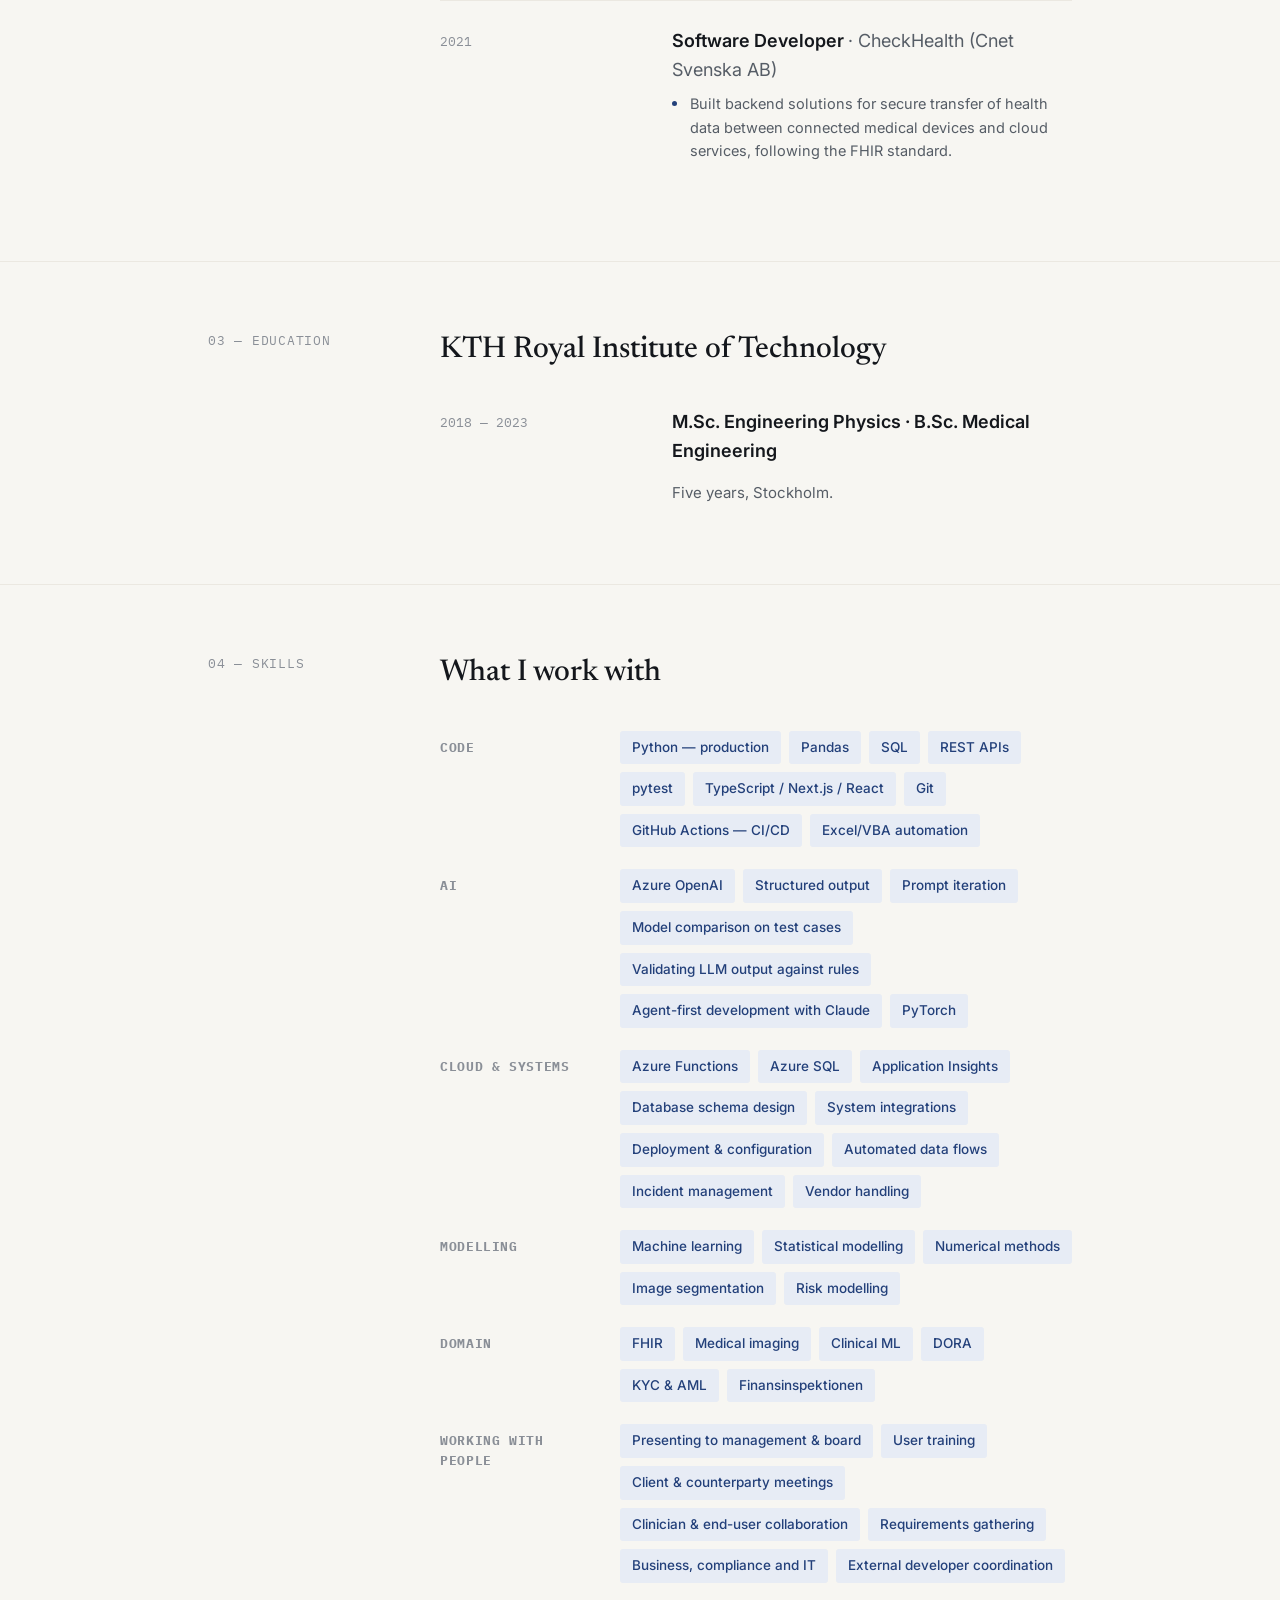
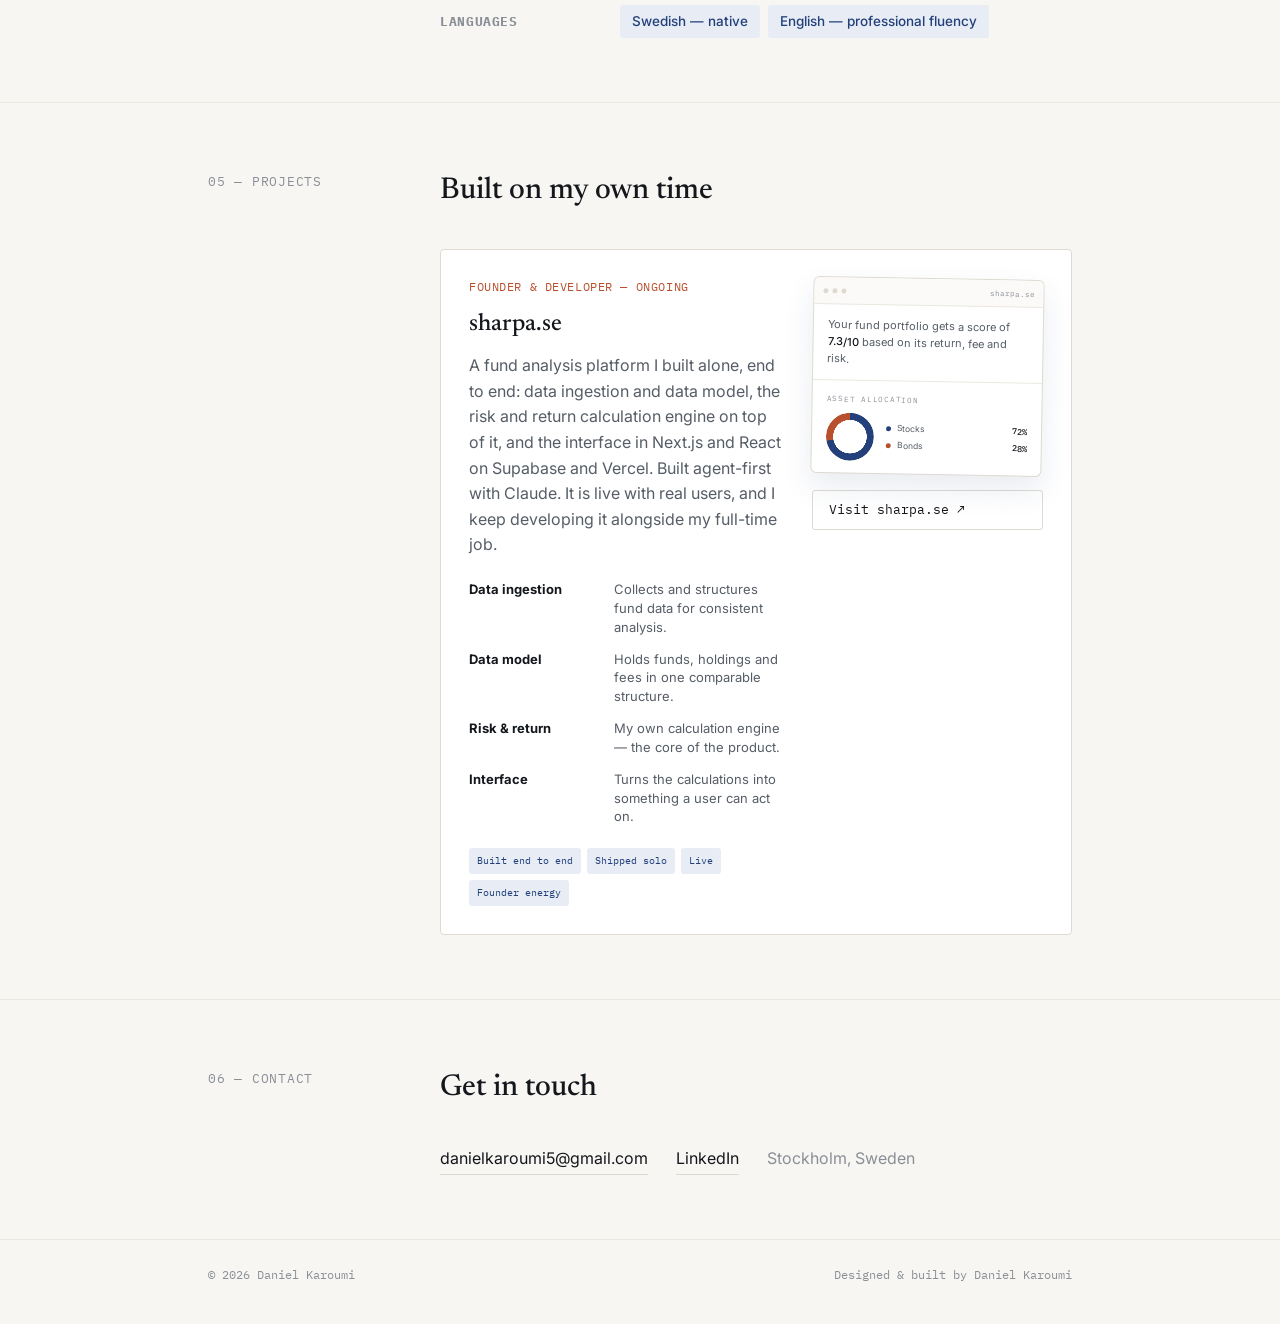
<file: forwarddeployed/index.html>
<!doctype html>
<html lang="en">
<head>
<meta charset="utf-8">
<meta name="viewport" content="width=device-width, initial-scale=1.0">
<title>Daniel Karoumi — Engineer</title>
<meta name="description" content="Daniel Karoumi is an engineer in Stockholm who gets software working in real environments — integrations, deployments, automation and the messy parts in between.">
<meta name="theme-color" content="#F7F6F2">
<!-- This page covers the same career as the front page and should not compete
     with it in search. Remove the next line to make it indexable. -->
<meta name="robots" content="noindex">
<link rel="canonical" href="https://dev-d4.github.io/forwarddeployed/">
<meta property="og:type" content="website">
<meta property="og:locale" content="en_GB">
<meta property="og:title" content="Daniel Karoumi — Engineer">
<meta property="og:description" content="Engineering physics, healthcare ML and three years making a regulated financial platform actually work in production.">
<meta property="og:url" content="https://dev-d4.github.io/forwarddeployed/">
<meta property="og:image" content="https://dev-d4.github.io/social-card.png">
<meta property="og:image:width" content="1200">
<meta property="og:image:height" content="630">
<meta property="og:image:alt" content="Daniel Karoumi, engineer in Stockholm">
<meta name="twitter:card" content="summary_large_image">
<meta name="twitter:title" content="Daniel Karoumi — Engineer">
<meta name="twitter:description" content="I like the part where the demo meets reality. Python, SQL, Azure, integrations and the people on the other end.">
<meta name="twitter:image" content="https://dev-d4.github.io/social-card.png">
<link rel="icon" href="../favicon.svg?v=4" type="image/svg+xml">
<link rel="preconnect" href="https://fonts.googleapis.com">
<link rel="preconnect" href="https://fonts.gstatic.com" crossorigin>
<link href="https://fonts.googleapis.com/css2?family=Newsreader:ital,wght@0,400;0,500;0,600;1,400;1,500&amp;family=Inter:wght@400;500;600&amp;family=IBM+Plex+Mono:wght@400;500&amp;display=swap" rel="stylesheet">
<link rel="stylesheet" href="../style.css?v=4">
</head>
<body>

<a class="skip-link" href="#main-content">Skip to content</a>

<header class="site-header">
  <div class="wrap">
    <a href="#top" class="brand" aria-label="Daniel Karoumi, home"><span class="brand-mark">DK</span><span>/ stockholm</span></a>
    <button class="menu-toggle" type="button" aria-expanded="false" aria-controls="primary-nav"><span>Menu</span><span class="menu-icon" aria-hidden="true"></span></button>
    <nav class="primary-nav" id="primary-nav" aria-label="Primary navigation">
      <a href="#about">About</a>
      <a href="#experience">Experience</a>
      <a href="#education">Education</a>
      <a href="#skills">Skills</a>
      <a href="#projects">Projects</a>
      <a href="#contact">Contact</a>
    </nav>
  </div>
</header>

<main id="main-content">
  <div id="top"></div>

  <section class="hero">
    <div class="wrap">
      <div>
        <p class="eyebrow">Engineer — Stockholm</p>
        <h1>Daniel Karoumi</h1>
        <p class="thesis">I roll software out into live environments, integrate it with the systems already there, and write the code that covers what the product doesn't.</p>
        <p class="lede">M.Sc. Engineering Physics, KTH. Close to three years writing and running production Python at a regulated securities firm: an LLM-based document flow, a client risk model served as an API on Azure, and the integrations around a platform holding over SEK 10 billion in client assets. Before that, machine learning on clinical imaging data at Karolinska University Hospital and device-to-cloud health data integrations on the FHIR standard.</p>
        <div class="cta-row">
          <a class="btn btn-primary" href="mailto:danielkaroumi5@gmail.com">Email me</a>
          <a class="btn btn-ghost" href="https://www.linkedin.com/in/daniel-karoumi-aabb51263/" target="_blank" rel="noopener">LinkedIn</a>
        </div>
      </div>

      <div class="model-panel" role="img" aria-label="Deploy into the customer environment, debug across systems, then automate the manual work away">
        <div class="model-grid" aria-hidden="true"></div>
        <div class="model-top"><span>Production systems / SEK 10B+</span><span class="live"><i></i> running</span></div>
        <div class="model-flow">
          <div class="model-node"><span>01</span><strong>Deploy</strong><small>customer environment</small></div>
          <div class="flow-line" aria-hidden="true"><i></i></div>
          <div class="model-node active"><span>02</span><strong>Debug</strong><small>across systems</small></div>
          <div class="flow-line" aria-hidden="true"><i></i></div>
          <div class="model-node"><span>03</span><strong>Automate</strong><small>remove the manual work</small></div>
        </div>
      </div>
    </div>
  </section>

  <section id="about">
    <div class="wrap">
      <div class="section-head">
        <span class="section-label">01 — About</span>
        <h2 class="section-title">Background</h2>
      </div>
      <div class="section-body">
        <div></div>
        <div class="about-text reveal">
          <p>At <strong>Säkra VP</strong> most of what I do ends in code that runs in production. I built a flow where Azure OpenAI reads incoming forms and returns structured output, checked field by field against a rule-based extractor so that nothing goes through unless both agree. I built the client risk model and the API around it on Azure Functions, with Azure SQL behind it, alerts in Application Insights and a pytest suite that runs before every release. And I write the Python and Pandas data flows that cover what the vendor platform doesn't — fee handling, financial reporting, file deliveries.</p>
          <p>The other half is getting things to work with other people's systems and other people in the room. I rolled out the firm's custody and asset management platform and own it end to end, and I diagnose problems that span our data, the vendor's system and third parties. When a counterparty's API had been stuck for weeks on thin documentation, I tested it endpoint by endpoint, wrote the integration guide and sat with their developers until it ran. I also present to management and the board, train our users and meet clients and counterparties.</p>
          <p>Before that, healthcare: ML models for pulmonary disease classification at <strong>Karolinska University Hospital</strong> and the full pipeline from raw clinical imaging data to validated results, and backend integrations moving health data from connected medical devices to the cloud on the FHIR standard.</p>

          <div class="facts">
            <div class="fact"><span class="num">~150</span><span class="label">forms a week read by an LLM flow I built and validate against rules</span></div>
            <div class="fact"><span class="num">~10,000</span><span class="label">clients classified by a risk model API I built and run</span></div>
            <div class="fact"><span class="num">10B+</span><span class="label">SEK in client assets on the platform I rolled out and run</span></div>
          </div>
        </div>
      </div>
    </div>
  </section>

  <section id="experience">
    <div class="wrap">
      <div class="section-head">
        <span class="section-label">02 — Experience</span>
        <h2 class="section-title">What I've shipped</h2>
      </div>
      <div class="section-body">
        <div></div>
        <div class="timeline reveal">

          <div class="role">
            <div class="when">Nov 2023 — Present</div>
            <div>
              <p class="who">Product Developer &amp; System Specialist <span>· Säkra VP AB</span></p>
              <ul>
                <li><strong>LLMs in production.</strong> Built a flow where Azure OpenAI reads incoming forms — around 150 a week — and returns structured JSON, while a rule-based extractor reads the same fields in parallel. Only results where both agree go through; the rest is routed to manual handling. Compared models and prompt versions on the same test cases and reworked prompts where the output failed. Saves roughly half a person's working week.</li>
                <li><strong>Risk model API.</strong> Built the client risk model alone, from methodology to production: a Python API on Azure Functions backed by an Azure SQL schema I designed. It is called every time a client portfolio is created and answers in milliseconds. Alerts in Application Insights; every release runs my pytest suite in GitHub Actions.</li>
                <li><strong>Automation.</strong> Write and maintain Python and Pandas data flows for fee handling, financial reporting and file deliveries that replaced manual work, and keep them running as data and requirements change.</li>
                <li><strong>Platform rollout &amp; integrations.</strong> Rolled out the company's custody and asset management platform — over SEK 10 billion in client assets — and own it end to end, including integrations with external financial systems and incident management. When a counterparty's monthly savings API had been stuck for weeks on thin documentation, I tested it endpoint by endpoint, wrote an integration guide and worked with their developers until it ran.</li>
                <li><strong>Stakeholders &amp; regulation.</strong> Present analyses and decision material to management and the board, train internal users and meet clients and counterparties. Project owner in a core system migration and in DORA compliance work, under KYC, AML and Finansinspektionen requirements.</li>
              </ul>
            </div>
          </div>

          <div class="role compact">
            <div class="when">Jun — Nov 2023</div>
            <div>
              <p class="who">Machine Learning Research Engineer <span>· Karolinska University Hospital</span></p>
              <ul>
                <li>Built and trained deep learning models in PyTorch for pulmonary disease classification and the full pipeline around them, from raw clinical imaging data to validated results, working directly with clinicians and hospital data.</li>
              </ul>
            </div>
          </div>

          <div class="role compact">
            <div class="when">Jan — Jun 2023</div>
            <div>
              <p class="who">Master's Thesis — Medical imaging <span>· Karolinska University Hospital</span></p>
              <ul>
                <li>Developed algorithms for segmentation and quantitative analysis of lung structures in CT scans using mathematical methods.</li>
              </ul>
            </div>
          </div>

          <div class="role compact">
            <div class="when">2021</div>
            <div>
              <p class="who">Software Developer <span>· CheckHealth (Cnet Svenska AB)</span></p>
              <ul>
                <li>Built backend solutions for secure transfer of health data between connected medical devices and cloud services, following the FHIR standard.</li>
              </ul>
            </div>
          </div>

        </div>
      </div>
    </div>
  </section>

  <section id="education">
    <div class="wrap">
      <div class="section-head">
        <span class="section-label">03 — Education</span>
        <h2 class="section-title">KTH Royal Institute of Technology</h2>
      </div>
      <div class="section-body">
        <div></div>
        <div class="edu-card reveal">
          <div class="when">2018 — 2023</div>
          <div>
            <p class="who">M.Sc. Engineering Physics · B.Sc. Medical Engineering</p>
            <p class="where">Five years, Stockholm.</p>
          </div>
        </div>
      </div>
    </div>
  </section>

  <section id="skills">
    <div class="wrap">
      <div class="section-head">
        <span class="section-label">04 — Skills</span>
        <h2 class="section-title">What I work with</h2>
      </div>
      <div class="section-body">
        <div></div>
        <div class="skill-groups reveal">
          <div class="skill-group">
            <h4>Code</h4>
            <div class="tags">
              <span class="tag">Python — production</span>
              <span class="tag">Pandas</span>
              <span class="tag">SQL</span>
              <span class="tag">REST APIs</span>
              <span class="tag">pytest</span>
              <span class="tag">TypeScript / Next.js / React</span>
              <span class="tag">Git</span>
              <span class="tag">GitHub Actions — CI/CD</span>
              <span class="tag">Excel/VBA automation</span>
            </div>
          </div>
          <div class="skill-group">
            <h4>AI</h4>
            <div class="tags">
              <span class="tag">Azure OpenAI</span>
              <span class="tag">Structured output</span>
              <span class="tag">Prompt iteration</span>
              <span class="tag">Model comparison on test cases</span>
              <span class="tag">Validating LLM output against rules</span>
              <span class="tag">Agent-first development with Claude</span>
              <span class="tag">PyTorch</span>
            </div>
          </div>
          <div class="skill-group">
            <h4>Cloud &amp; systems</h4>
            <div class="tags">
              <span class="tag">Azure Functions</span>
              <span class="tag">Azure SQL</span>
              <span class="tag">Application Insights</span>
              <span class="tag">Database schema design</span>
              <span class="tag">System integrations</span>
              <span class="tag">Deployment &amp; configuration</span>
              <span class="tag">Automated data flows</span>
              <span class="tag">Incident management</span>
              <span class="tag">Vendor handling</span>
            </div>
          </div>
          <div class="skill-group">
            <h4>Modelling</h4>
            <div class="tags">
              <span class="tag">Machine learning</span>
              <span class="tag">Statistical modelling</span>
              <span class="tag">Numerical methods</span>
              <span class="tag">Image segmentation</span>
              <span class="tag">Risk modelling</span>
            </div>
          </div>
          <div class="skill-group">
            <h4>Domain</h4>
            <div class="tags">
              <span class="tag">FHIR</span>
              <span class="tag">Medical imaging</span>
              <span class="tag">Clinical ML</span>
              <span class="tag">DORA</span>
              <span class="tag">KYC &amp; AML</span>
              <span class="tag">Finansinspektionen</span>
            </div>
          </div>
          <div class="skill-group">
            <h4>Working with people</h4>
            <div class="tags">
              <span class="tag">Presenting to management &amp; board</span>
              <span class="tag">User training</span>
              <span class="tag">Client &amp; counterparty meetings</span>
              <span class="tag">Clinician &amp; end-user collaboration</span>
              <span class="tag">Requirements gathering</span>
              <span class="tag">Business, compliance and IT</span>
              <span class="tag">External developer coordination</span>
            </div>
          </div>
          <div class="skill-group">
            <h4>Languages</h4>
            <div class="tags">
              <span class="tag">Swedish — native</span>
              <span class="tag">English — professional fluency</span>
            </div>
          </div>
        </div>
      </div>
    </div>
  </section>

  <section id="projects">
    <div class="wrap">
      <div class="section-head">
        <span class="section-label">05 — Projects</span>
        <h2 class="section-title">Built on my own time</h2>
      </div>
      <div class="section-body">
        <div></div>
        <article class="project-card reveal">
          <div class="project-copy">
            <p class="tag-line">Founder &amp; developer — ongoing</p>
            <h3>sharpa.se</h3>
            <p>A fund analysis platform I built alone, end to end: data ingestion and data model, the risk and return calculation engine on top of it, and the interface in Next.js and React on Supabase and Vercel. Built agent-first with Claude. It is live with real users, and I keep developing it alongside my full-time job.</p>
            <ul class="project-points">
              <li><strong>Data ingestion</strong><span>Collects and structures fund data for consistent analysis.</span></li>
              <li><strong>Data model</strong><span>Holds funds, holdings and fees in one comparable structure.</span></li>
              <li><strong>Risk &amp; return</strong><span>My own calculation engine — the core of the product.</span></li>
              <li><strong>Interface</strong><span>Turns the calculations into something a user can act on.</span></li>
            </ul>
            <div class="project-tags" aria-label="Project areas"><span>Built end to end</span><span>Shipped solo</span><span>Live</span><span>Founder energy</span></div>
          </div>
          <div class="project-side">
            <div class="product-preview" aria-hidden="true">
              <div class="preview-bar"><i></i><i></i><i></i><span>sharpa.se</span></div>
              <div class="preview-band">
                <p class="preview-verdict">Your fund portfolio gets a score of <b>7.3/10</b> based on its return, fee and risk.</p>
              </div>
              <div class="preview-band">
                <small class="preview-label">Asset allocation</small>
                <div class="preview-split">
                  <span class="preview-donut"></span>
                  <span class="preview-legend">
                    <span>Stocks<b>72%</b></span>
                    <span>Bonds<b>28%</b></span>
                  </span>
                </div>
              </div>
            </div>
            <a class="visit" href="https://sharpa.se" target="_blank" rel="noopener">Visit sharpa.se <span aria-hidden="true">↗</span></a>
          </div>
        </article>
      </div>
    </div>
  </section>

  <section id="contact" class="contact">
    <div class="wrap">
      <div class="section-head">
        <span class="section-label">06 — Contact</span>
        <h2 class="section-title">Get in touch</h2>
      </div>
      <div class="section-body">
        <div></div>
        <div class="contact-links reveal">
          <a href="mailto:danielkaroumi5@gmail.com">danielkaroumi5@gmail.com</a>
          <a href="https://www.linkedin.com/in/daniel-karoumi-aabb51263/" target="_blank" rel="noopener">LinkedIn</a>
          <span style="color: var(--ink-faint); font-size: 16px;">Stockholm, Sweden</span>
        </div>
      </div>
    </div>
  </section>

</main>

<footer>
  <div class="wrap">
    <span>© 2026 Daniel Karoumi</span>
    <span>Designed &amp; built by Daniel Karoumi</span>
  </div>
</footer>

<script src="../script.js?v=4"></script>
</body>
</html>
</file>
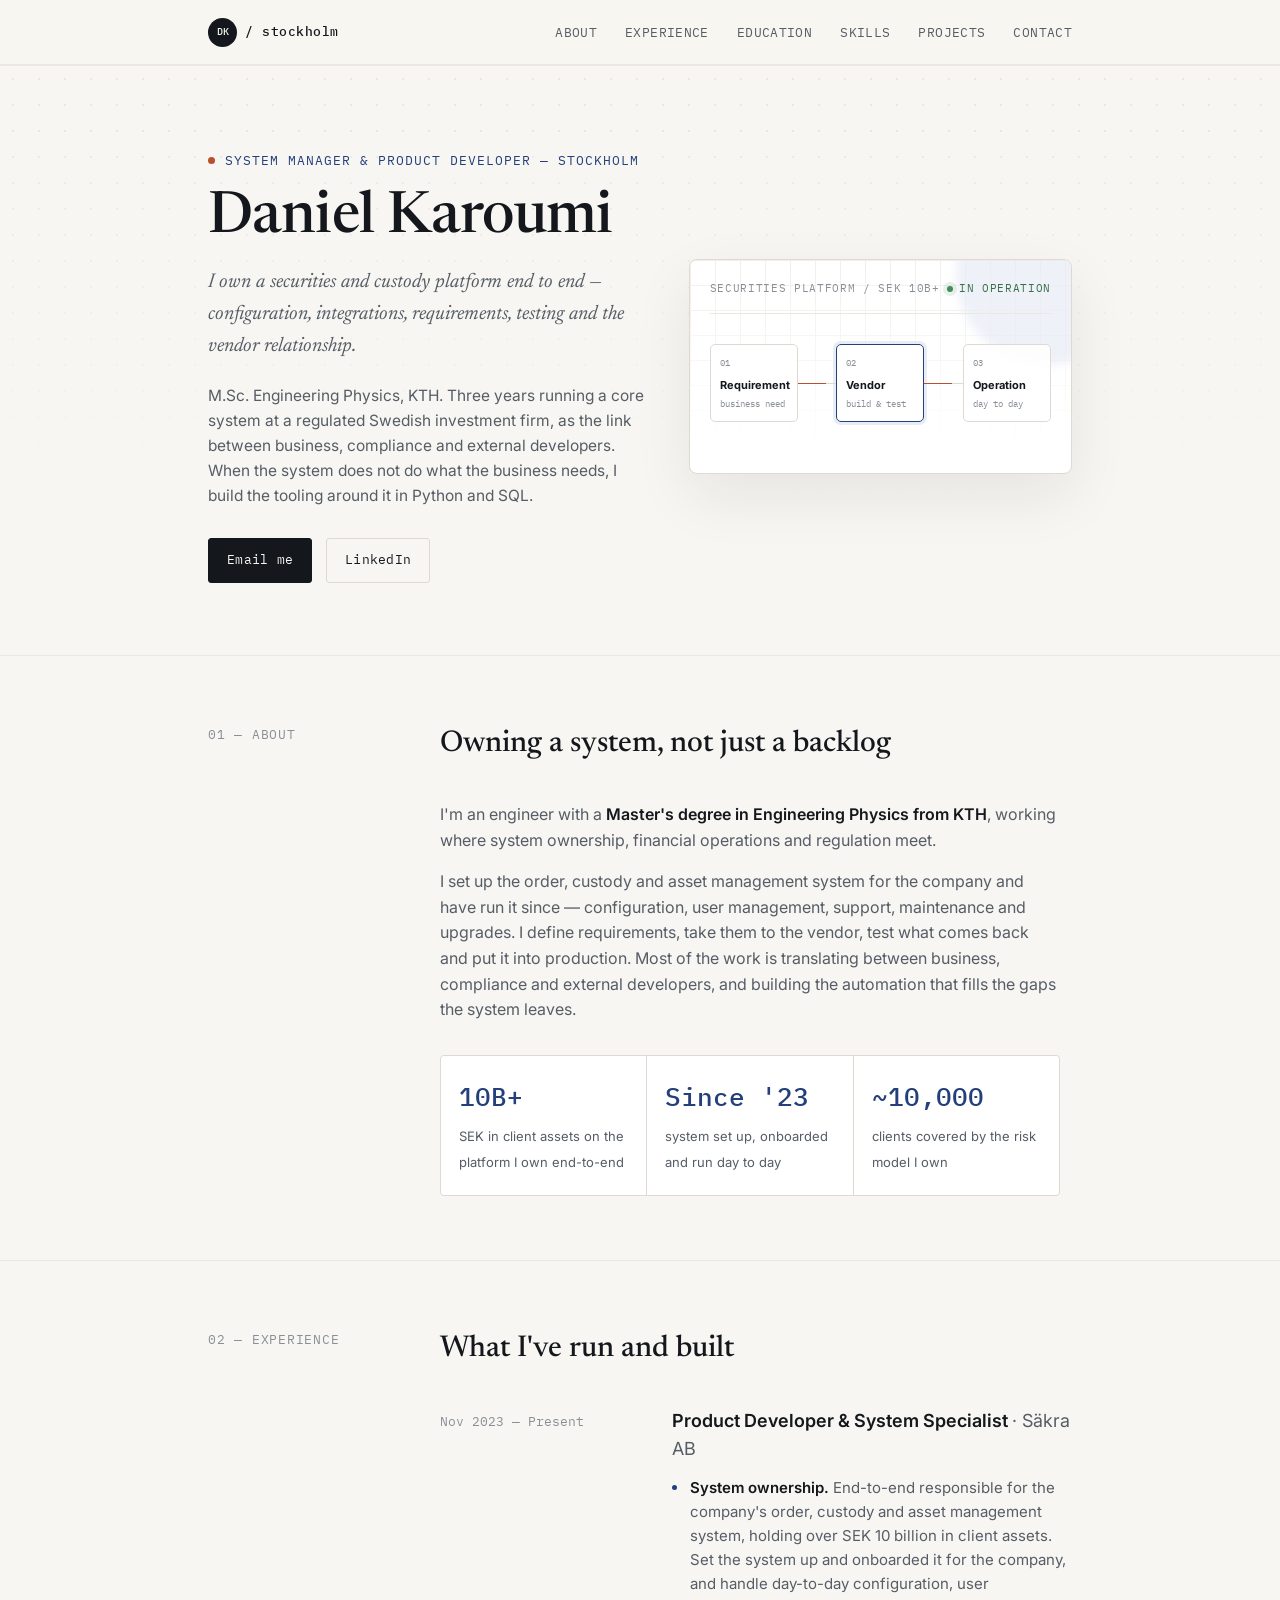
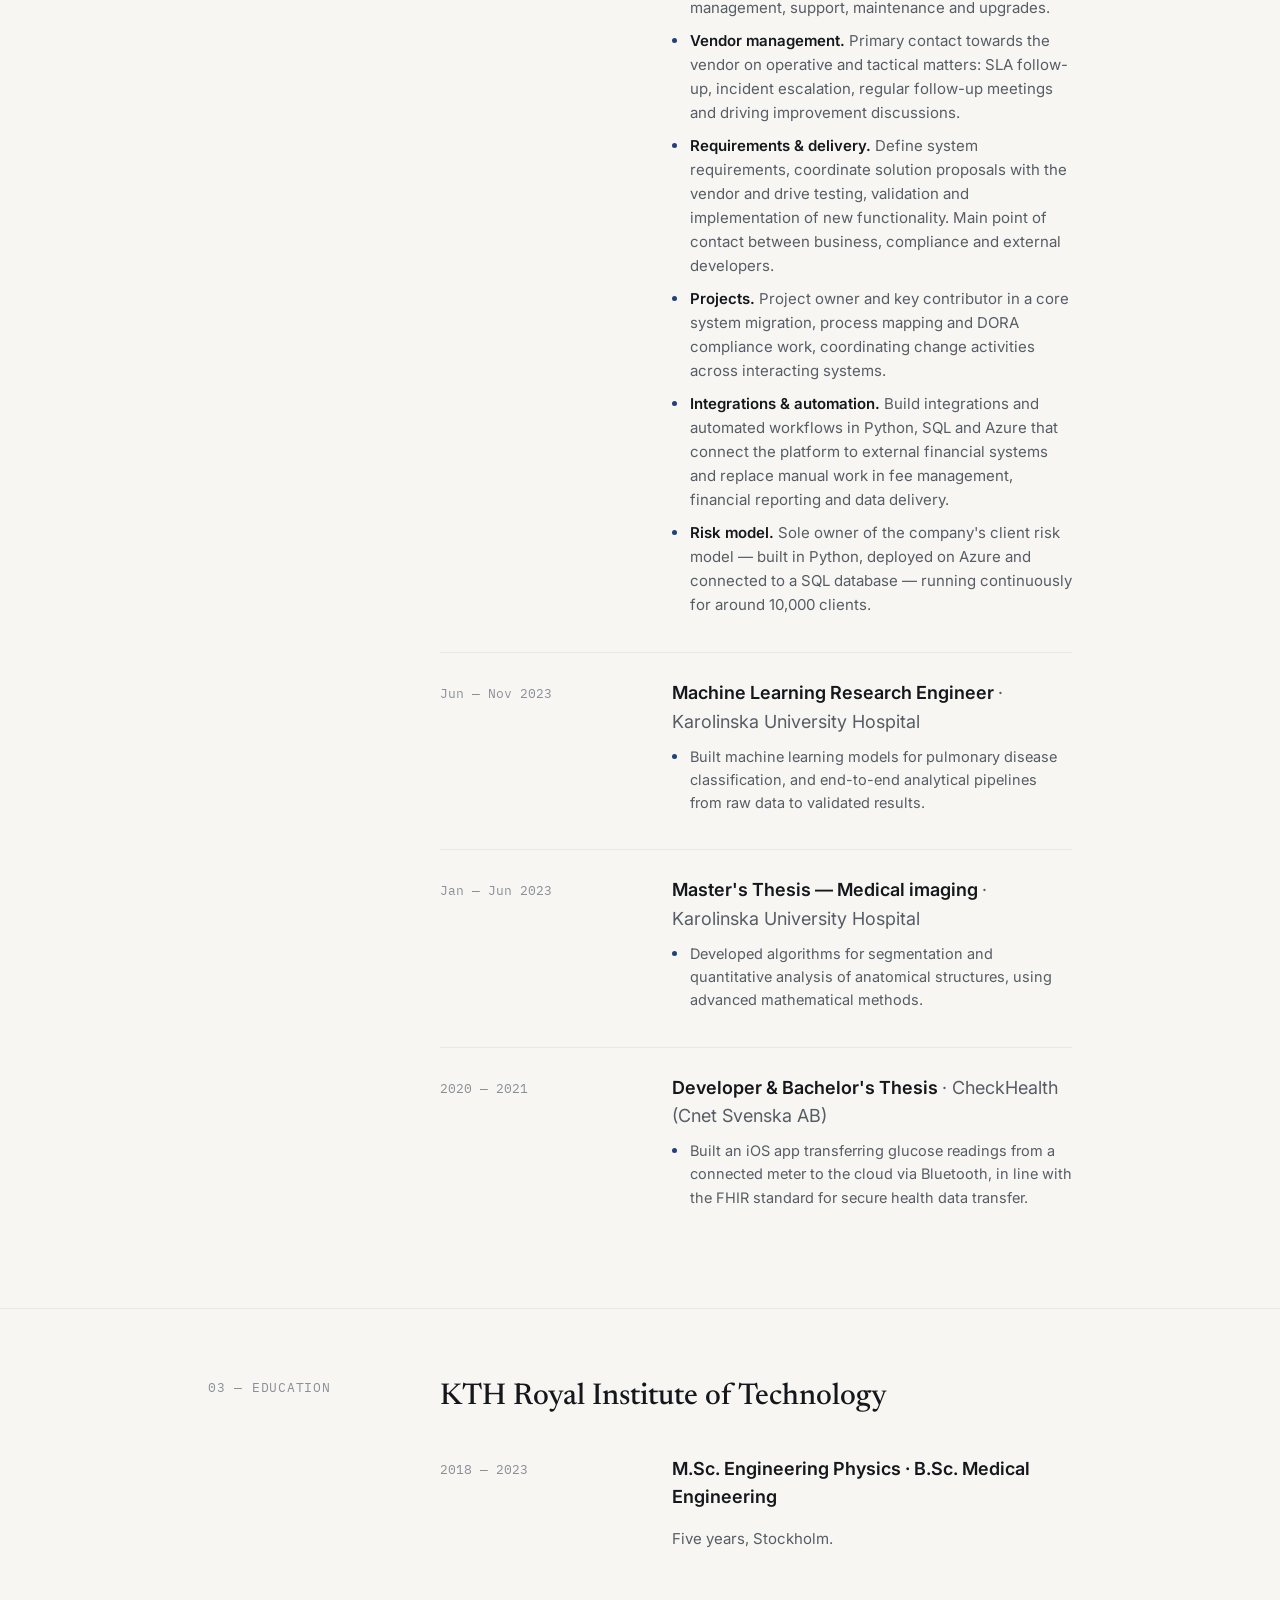
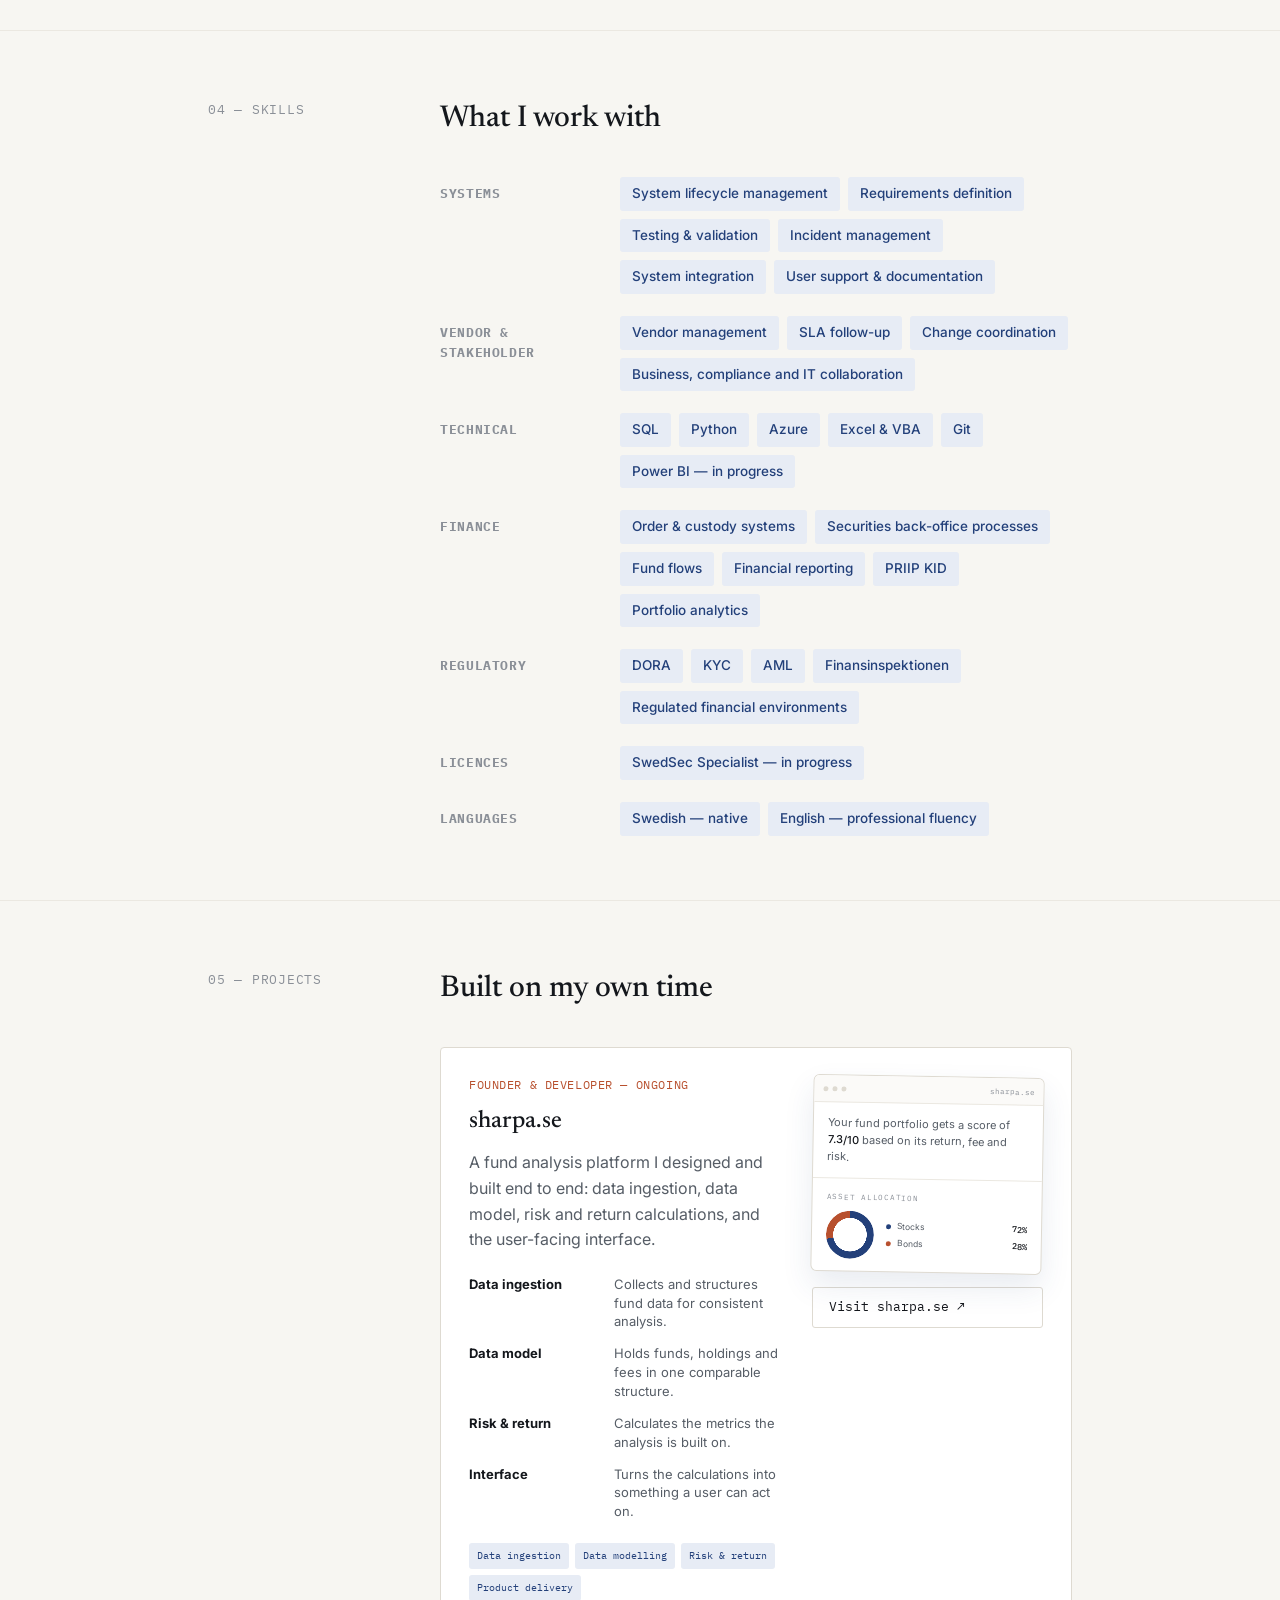
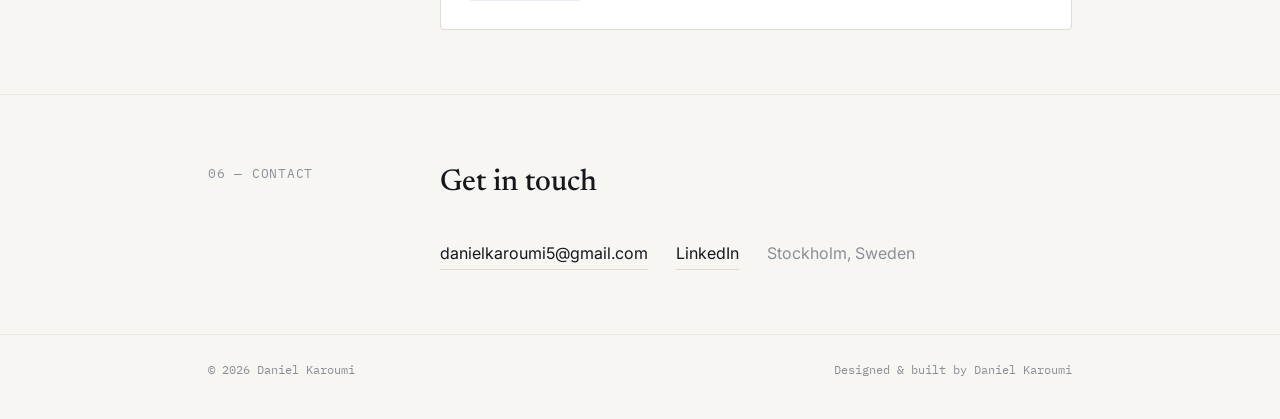
<file: systemmanager/index.html>
<!doctype html>
<html lang="en">
<head>
<meta charset="utf-8">
<meta name="viewport" content="width=device-width, initial-scale=1.0">
<title>Daniel Karoumi — System Manager &amp; Product Developer</title>
<meta name="description" content="Daniel Karoumi is a system manager and product developer in Stockholm, owning a securities and custody platform end to end at a regulated investment firm.">
<meta name="theme-color" content="#F7F6F2">
<!-- This page covers the same career as the front page and should not compete
     with it in search. Remove the next line to make it indexable. -->
<meta name="robots" content="noindex">
<link rel="canonical" href="https://dev-d4.github.io/systemmanager/">
<meta property="og:type" content="website">
<meta property="og:locale" content="en_GB">
<meta property="og:title" content="Daniel Karoumi — System Manager &amp; Product Developer">
<meta property="og:description" content="End-to-end ownership of a securities and custody platform — requirements, vendor, testing and the tooling around it.">
<meta property="og:url" content="https://dev-d4.github.io/systemmanager/">
<meta property="og:image" content="https://dev-d4.github.io/social-card.png">
<meta property="og:image:width" content="1200">
<meta property="og:image:height" content="630">
<meta property="og:image:alt" content="Daniel Karoumi, System Manager in Stockholm">
<meta name="twitter:card" content="summary_large_image">
<meta name="twitter:title" content="Daniel Karoumi — System Manager &amp; Product Developer">
<meta name="twitter:description" content="End-to-end ownership of a securities and custody platform in a regulated Swedish investment firm.">
<meta name="twitter:image" content="https://dev-d4.github.io/social-card.png">
<link rel="icon" href="../favicon.svg?v=4" type="image/svg+xml">
<link rel="preconnect" href="https://fonts.googleapis.com">
<link rel="preconnect" href="https://fonts.gstatic.com" crossorigin>
<link href="https://fonts.googleapis.com/css2?family=Newsreader:ital,wght@0,400;0,500;0,600;1,400;1,500&amp;family=Inter:wght@400;500;600&amp;family=IBM+Plex+Mono:wght@400;500&amp;display=swap" rel="stylesheet">
<link rel="stylesheet" href="../style.css?v=4">
</head>
<body>

<a class="skip-link" href="#main-content">Skip to content</a>

<header class="site-header">
  <div class="wrap">
    <a href="#top" class="brand" aria-label="Daniel Karoumi, home"><span class="brand-mark">DK</span><span>/ stockholm</span></a>
    <button class="menu-toggle" type="button" aria-expanded="false" aria-controls="primary-nav"><span>Menu</span><span class="menu-icon" aria-hidden="true"></span></button>
    <nav class="primary-nav" id="primary-nav" aria-label="Primary navigation">
      <a href="#about">About</a>
      <a href="#experience">Experience</a>
      <a href="#education">Education</a>
      <a href="#skills">Skills</a>
      <a href="#projects">Projects</a>
      <a href="#contact">Contact</a>
    </nav>
  </div>
</header>

<main id="main-content">
  <div id="top"></div>

  <section class="hero">
    <div class="wrap">
      <div>
        <p class="eyebrow">System Manager &amp; Product Developer — Stockholm</p>
        <h1>Daniel Karoumi</h1>
        <p class="thesis">I own a securities and custody platform end to end — configuration, integrations, requirements, testing and the vendor relationship.</p>
        <p class="lede">M.Sc. Engineering Physics, KTH. Three years running a core system at a regulated Swedish investment firm, as the link between business, compliance and external developers. When the system does not do what the business needs, I build the tooling around it in Python and SQL.</p>
        <div class="cta-row">
          <a class="btn btn-primary" href="mailto:danielkaroumi5@gmail.com">Email me</a>
          <a class="btn btn-ghost" href="https://www.linkedin.com/in/daniel-karoumi-aabb51263/" target="_blank" rel="noopener">LinkedIn</a>
        </div>
      </div>

      <div class="model-panel" role="img" aria-label="System ownership flow: requirements from the business, delivery with the vendor, and day-to-day operation of the platform">
        <div class="model-grid" aria-hidden="true"></div>
        <div class="model-top"><span>Securities platform / SEK 10B+</span><span class="live"><i></i> in operation</span></div>
        <div class="model-flow">
          <div class="model-node"><span>01</span><strong>Requirement</strong><small>business need</small></div>
          <div class="flow-line" aria-hidden="true"><i></i></div>
          <div class="model-node active"><span>02</span><strong>Vendor</strong><small>build &amp; test</small></div>
          <div class="flow-line" aria-hidden="true"><i></i></div>
          <div class="model-node"><span>03</span><strong>Operation</strong><small>day to day</small></div>
        </div>
      </div>
    </div>
  </section>

  <section id="about">
    <div class="wrap">
      <div class="section-head">
        <span class="section-label">01 — About</span>
        <h2 class="section-title">Owning a system, not just a backlog</h2>
      </div>
      <div class="section-body">
        <div></div>
        <div class="about-text reveal">
          <p>I'm an engineer with a <strong>Master's degree in Engineering Physics from KTH</strong>, working where system ownership, financial operations and regulation meet.</p>
          <p>I set up the order, custody and asset management system for the company and have run it since — configuration, user management, support, maintenance and upgrades. I define requirements, take them to the vendor, test what comes back and put it into production. Most of the work is translating between business, compliance and external developers, and building the automation that fills the gaps the system leaves.</p>

          <div class="facts">
            <div class="fact"><span class="num">10B+</span><span class="label">SEK in client assets on the platform I own end-to-end</span></div>
            <div class="fact"><span class="num">Since '23</span><span class="label">system set up, onboarded and run day to day</span></div>
            <div class="fact"><span class="num">~10,000</span><span class="label">clients covered by the risk model I own</span></div>
          </div>
        </div>
      </div>
    </div>
  </section>

  <section id="experience">
    <div class="wrap">
      <div class="section-head">
        <span class="section-label">02 — Experience</span>
        <h2 class="section-title">What I've run and built</h2>
      </div>
      <div class="section-body">
        <div></div>
        <div class="timeline reveal">

          <div class="role">
            <div class="when">Nov 2023 — Present</div>
            <div>
              <p class="who">Product Developer &amp; System Specialist <span>· Säkra AB</span></p>
              <ul>
                <li><strong>System ownership.</strong> End-to-end responsible for the company's order, custody and asset management system, holding over SEK 10 billion in client assets. Set the system up and onboarded it for the company, and handle day-to-day configuration, user management, support, maintenance and upgrades.</li>
                <li><strong>Vendor management.</strong> Primary contact towards the vendor on operative and tactical matters: SLA follow-up, incident escalation, regular follow-up meetings and driving improvement discussions.</li>
                <li><strong>Requirements &amp; delivery.</strong> Define system requirements, coordinate solution proposals with the vendor and drive testing, validation and implementation of new functionality. Main point of contact between business, compliance and external developers.</li>
                <li><strong>Projects.</strong> Project owner and key contributor in a core system migration, process mapping and DORA compliance work, coordinating change activities across interacting systems.</li>
                <li><strong>Integrations &amp; automation.</strong> Build integrations and automated workflows in Python, SQL and Azure that connect the platform to external financial systems and replace manual work in fee management, financial reporting and data delivery.</li>
                <li><strong>Risk model.</strong> Sole owner of the company's client risk model — built in Python, deployed on Azure and connected to a SQL database — running continuously for around 10,000 clients.</li>
              </ul>
            </div>
          </div>

          <div class="role compact">
            <div class="when">Jun — Nov 2023</div>
            <div>
              <p class="who">Machine Learning Research Engineer <span>· Karolinska University Hospital</span></p>
              <ul>
                <li>Built machine learning models for pulmonary disease classification, and end-to-end analytical pipelines from raw data to validated results.</li>
              </ul>
            </div>
          </div>

          <div class="role compact">
            <div class="when">Jan — Jun 2023</div>
            <div>
              <p class="who">Master's Thesis — Medical imaging <span>· Karolinska University Hospital</span></p>
              <ul>
                <li>Developed algorithms for segmentation and quantitative analysis of anatomical structures, using advanced mathematical methods.</li>
              </ul>
            </div>
          </div>

          <div class="role compact">
            <div class="when">2020 — 2021</div>
            <div>
              <p class="who">Developer &amp; Bachelor's Thesis <span>· CheckHealth (Cnet Svenska AB)</span></p>
              <ul>
                <li>Built an iOS app transferring glucose readings from a connected meter to the cloud via Bluetooth, in line with the FHIR standard for secure health data transfer.</li>
              </ul>
            </div>
          </div>

        </div>
      </div>
    </div>
  </section>

  <section id="education">
    <div class="wrap">
      <div class="section-head">
        <span class="section-label">03 — Education</span>
        <h2 class="section-title">KTH Royal Institute of Technology</h2>
      </div>
      <div class="section-body">
        <div></div>
        <div class="edu-card reveal">
          <div class="when">2018 — 2023</div>
          <div>
            <p class="who">M.Sc. Engineering Physics · B.Sc. Medical Engineering</p>
            <p class="where">Five years, Stockholm.</p>
          </div>
        </div>
      </div>
    </div>
  </section>

  <section id="skills">
    <div class="wrap">
      <div class="section-head">
        <span class="section-label">04 — Skills</span>
        <h2 class="section-title">What I work with</h2>
      </div>
      <div class="section-body">
        <div></div>
        <div class="skill-groups reveal">
          <div class="skill-group">
            <h4>Systems</h4>
            <div class="tags">
              <span class="tag">System lifecycle management</span>
              <span class="tag">Requirements definition</span>
              <span class="tag">Testing &amp; validation</span>
              <span class="tag">Incident management</span>
              <span class="tag">System integration</span>
              <span class="tag">User support &amp; documentation</span>
            </div>
          </div>
          <div class="skill-group">
            <h4>Vendor &amp; stakeholder</h4>
            <div class="tags">
              <span class="tag">Vendor management</span>
              <span class="tag">SLA follow-up</span>
              <span class="tag">Change coordination</span>
              <span class="tag">Business, compliance and IT collaboration</span>
            </div>
          </div>
          <div class="skill-group">
            <h4>Technical</h4>
            <div class="tags">
              <span class="tag">SQL</span>
              <span class="tag">Python</span>
              <span class="tag">Azure</span>
              <span class="tag">Excel &amp; VBA</span>
              <span class="tag">Git</span>
              <span class="tag">Power BI — in progress</span>
            </div>
          </div>
          <div class="skill-group">
            <h4>Finance</h4>
            <div class="tags">
              <span class="tag">Order &amp; custody systems</span>
              <span class="tag">Securities back-office processes</span>
              <span class="tag">Fund flows</span>
              <span class="tag">Financial reporting</span>
              <span class="tag">PRIIP KID</span>
              <span class="tag">Portfolio analytics</span>
            </div>
          </div>
          <div class="skill-group">
            <h4>Regulatory</h4>
            <div class="tags">
              <span class="tag">DORA</span>
              <span class="tag">KYC</span>
              <span class="tag">AML</span>
              <span class="tag">Finansinspektionen</span>
              <span class="tag">Regulated financial environments</span>
            </div>
          </div>
          <div class="skill-group">
            <h4>Licences</h4>
            <div class="tags"><span class="tag">SwedSec Specialist — in progress</span></div>
          </div>
          <div class="skill-group">
            <h4>Languages</h4>
            <div class="tags">
              <span class="tag">Swedish — native</span>
              <span class="tag">English — professional fluency</span>
            </div>
          </div>
        </div>
      </div>
    </div>
  </section>

  <section id="projects">
    <div class="wrap">
      <div class="section-head">
        <span class="section-label">05 — Projects</span>
        <h2 class="section-title">Built on my own time</h2>
      </div>
      <div class="section-body">
        <div></div>
        <article class="project-card reveal">
          <div class="project-copy">
            <p class="tag-line">Founder &amp; developer — ongoing</p>
            <h3>sharpa.se</h3>
            <p>A fund analysis platform I designed and built end to end: data ingestion, data model, risk and return calculations, and the user-facing interface.</p>
            <ul class="project-points">
              <li><strong>Data ingestion</strong><span>Collects and structures fund data for consistent analysis.</span></li>
              <li><strong>Data model</strong><span>Holds funds, holdings and fees in one comparable structure.</span></li>
              <li><strong>Risk &amp; return</strong><span>Calculates the metrics the analysis is built on.</span></li>
              <li><strong>Interface</strong><span>Turns the calculations into something a user can act on.</span></li>
            </ul>
            <div class="project-tags" aria-label="Project areas"><span>Data ingestion</span><span>Data modelling</span><span>Risk &amp; return</span><span>Product delivery</span></div>
          </div>
          <div class="project-side">
            <div class="product-preview" aria-hidden="true">
              <div class="preview-bar"><i></i><i></i><i></i><span>sharpa.se</span></div>
              <div class="preview-band">
                <p class="preview-verdict">Your fund portfolio gets a score of <b>7.3/10</b> based on its return, fee and risk.</p>
              </div>
              <div class="preview-band">
                <small class="preview-label">Asset allocation</small>
                <div class="preview-split">
                  <span class="preview-donut"></span>
                  <span class="preview-legend">
                    <span>Stocks<b>72%</b></span>
                    <span>Bonds<b>28%</b></span>
                  </span>
                </div>
              </div>
            </div>
            <a class="visit" href="https://sharpa.se" target="_blank" rel="noopener">Visit sharpa.se <span aria-hidden="true">↗</span></a>
          </div>
        </article>
      </div>
    </div>
  </section>

  <section id="contact" class="contact">
    <div class="wrap">
      <div class="section-head">
        <span class="section-label">06 — Contact</span>
        <h2 class="section-title">Get in touch</h2>
      </div>
      <div class="section-body">
        <div></div>
        <div class="contact-links reveal">
          <a href="mailto:danielkaroumi5@gmail.com">danielkaroumi5@gmail.com</a>
          <a href="https://www.linkedin.com/in/daniel-karoumi-aabb51263/" target="_blank" rel="noopener">LinkedIn</a>
          <span style="color: var(--ink-faint); font-size: 16px;">Stockholm, Sweden</span>
        </div>
      </div>
    </div>
  </section>

</main>

<footer>
  <div class="wrap">
    <span>© 2026 Daniel Karoumi</span>
    <span>Designed &amp; built by Daniel Karoumi</span>
  </div>
</footer>

<script src="../script.js?v=4"></script>
</body>
</html>
</file>
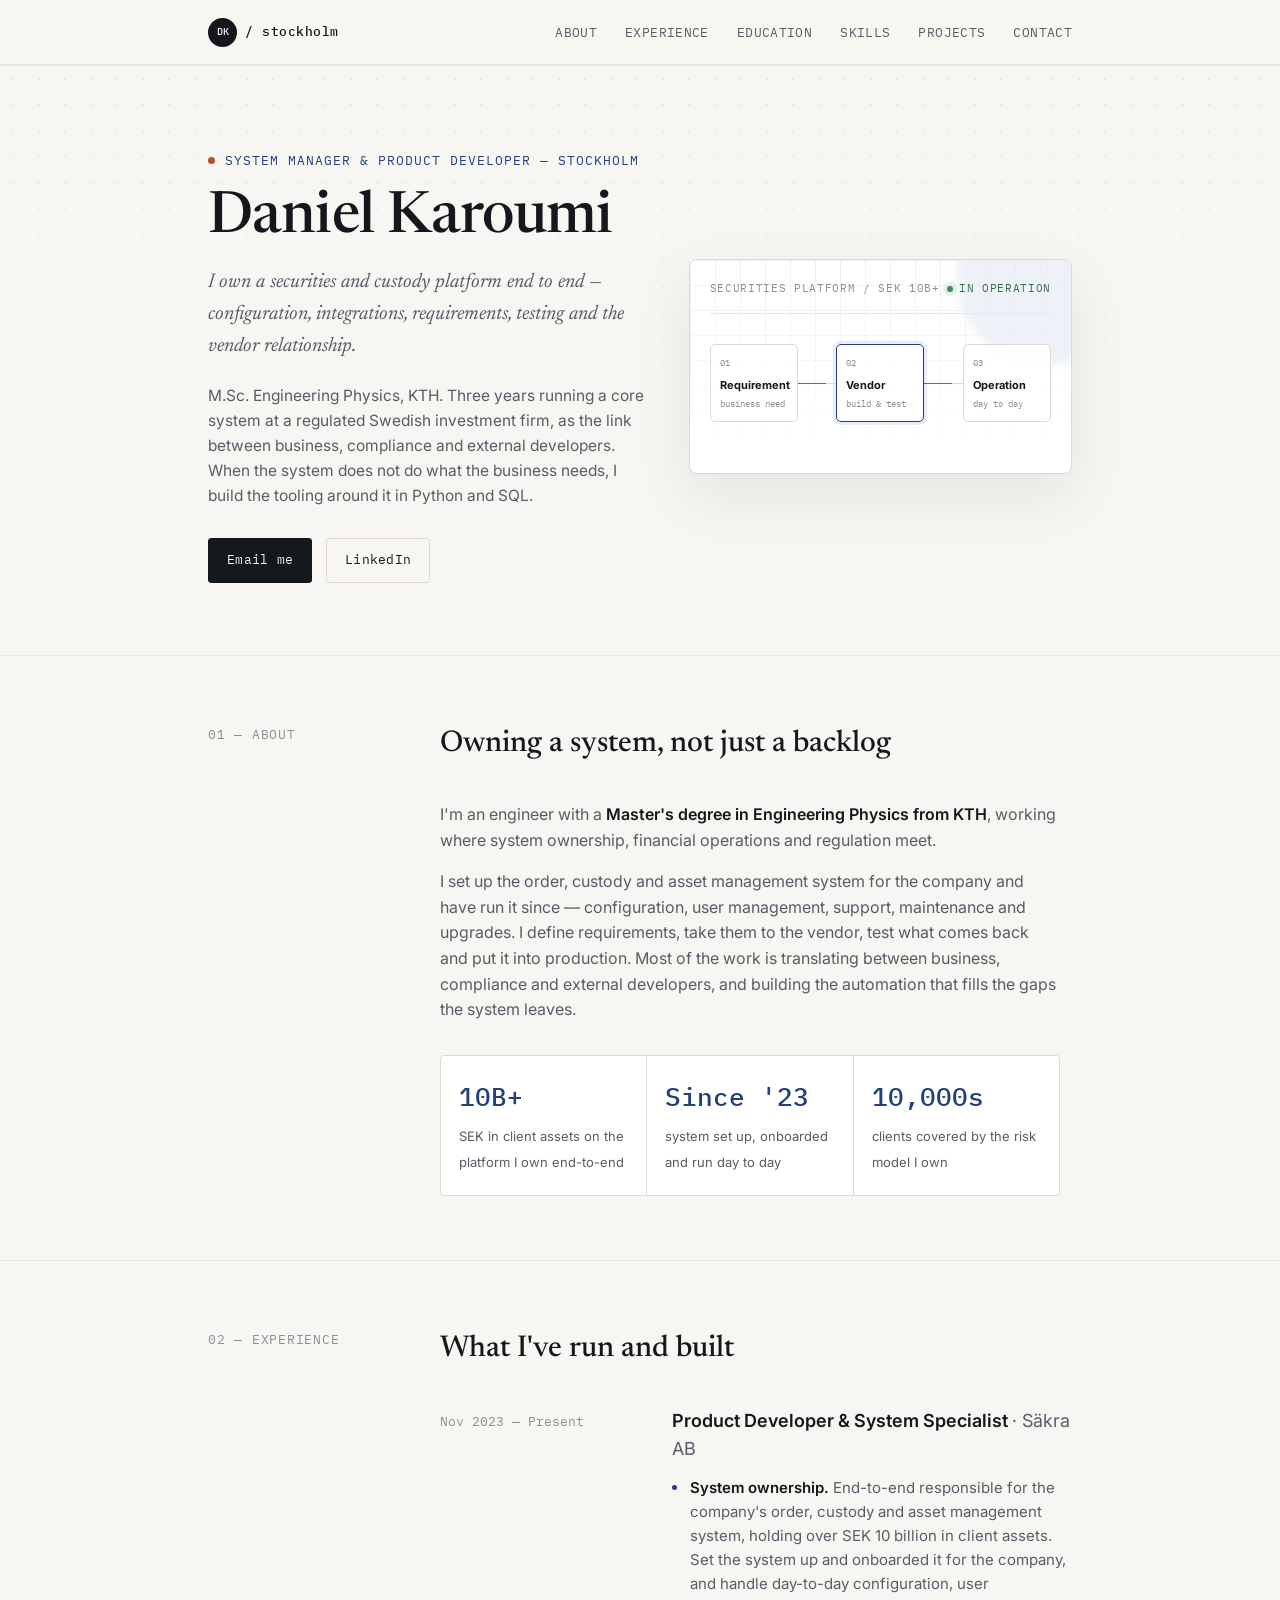
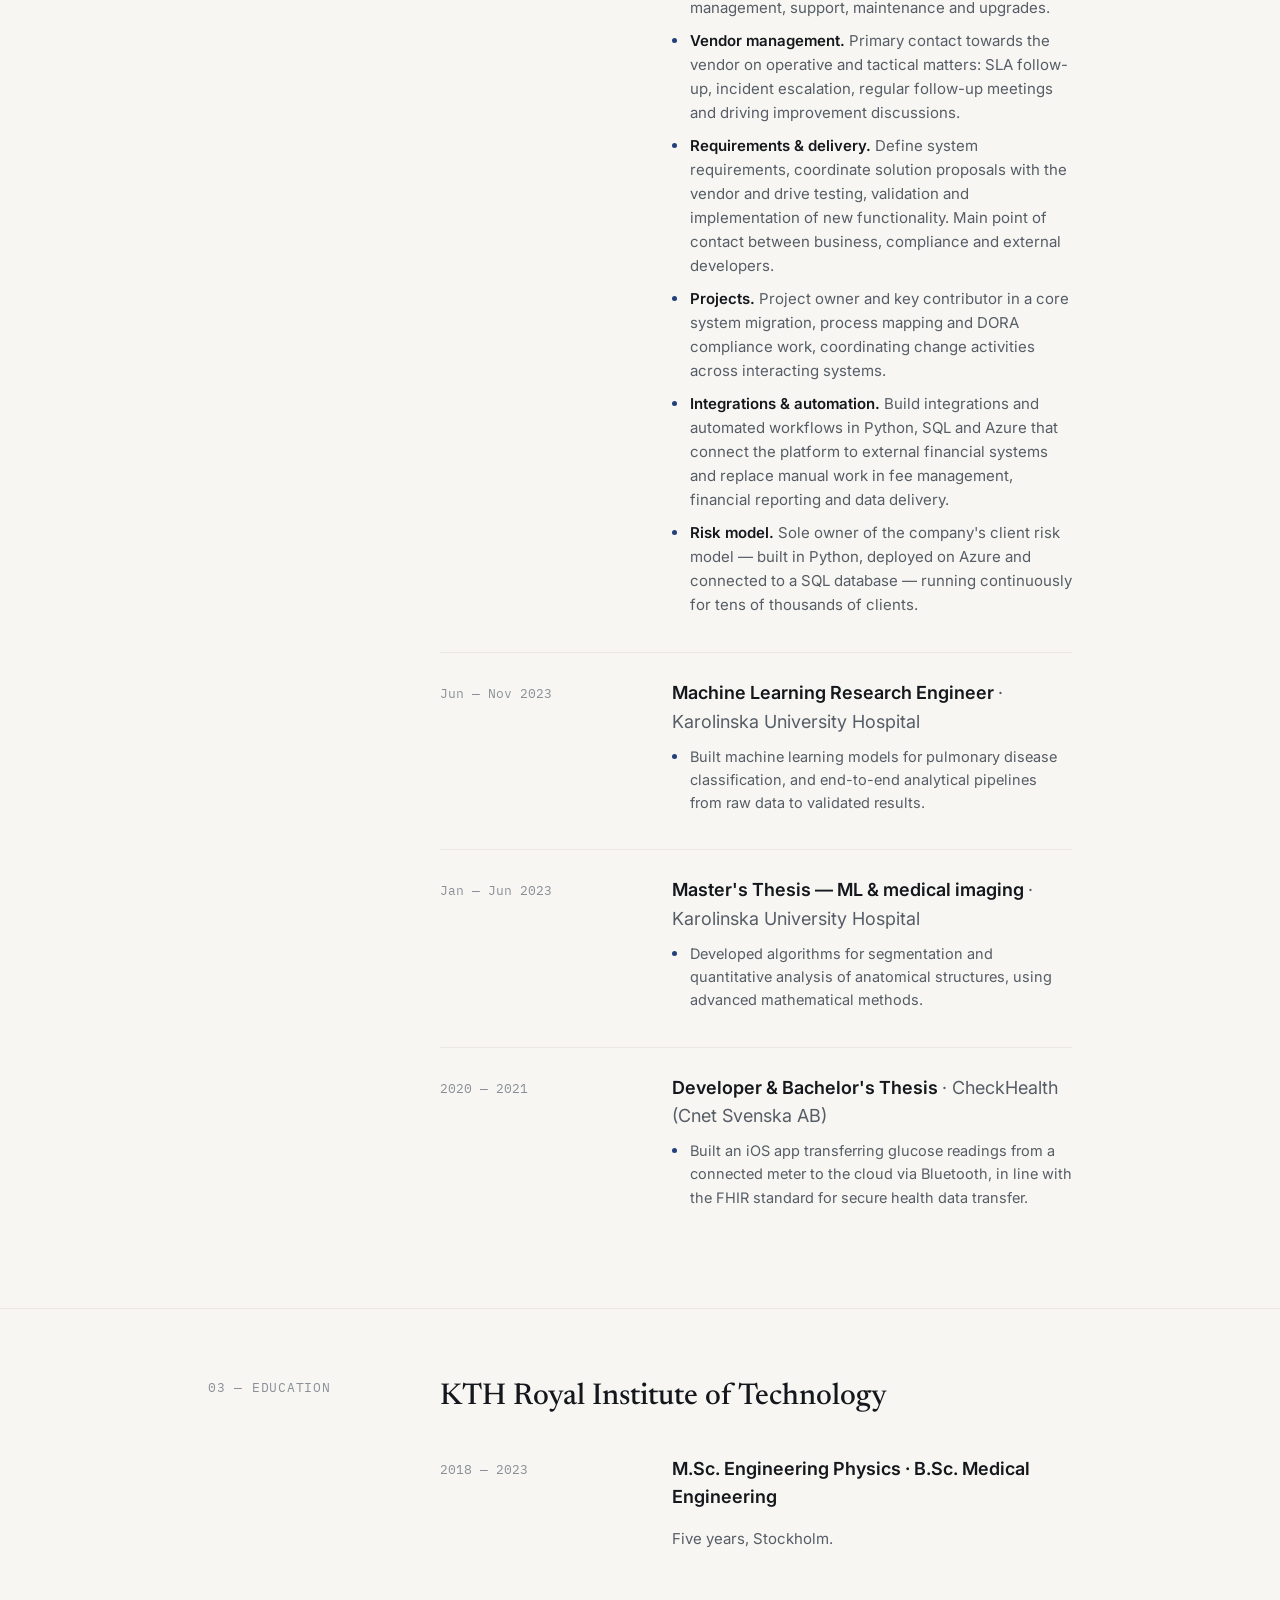
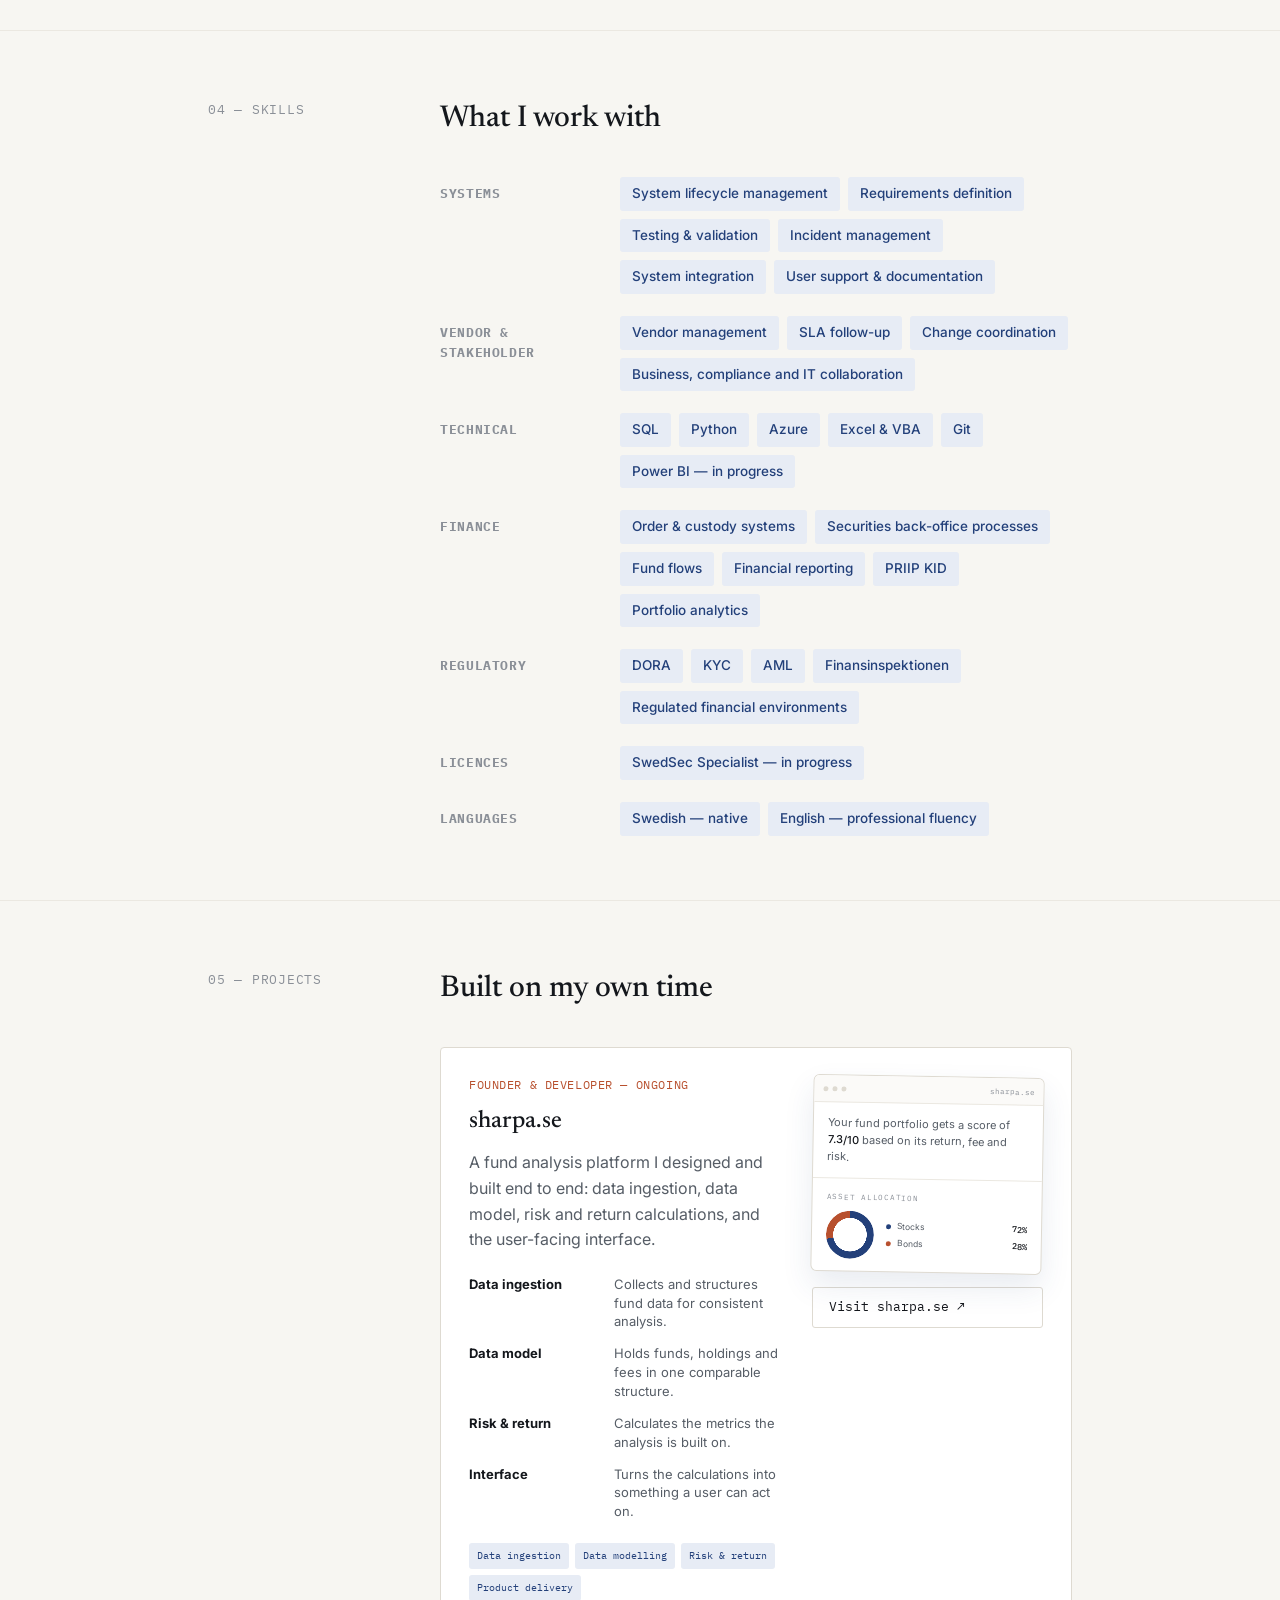
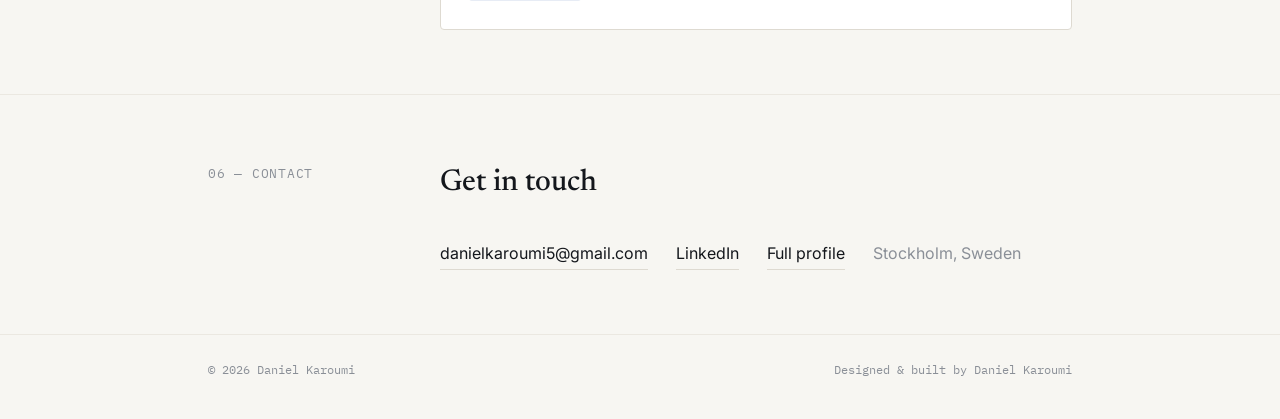
<file: SystemManager/index.html>
<!doctype html>
<html lang="en">
<head>
<meta charset="utf-8">
<meta name="viewport" content="width=device-width, initial-scale=1.0">
<title>Daniel Karoumi — System Manager &amp; Product Developer</title>
<meta name="description" content="Daniel Karoumi is a system manager and product developer in Stockholm, owning a securities and custody platform end to end at a regulated investment firm.">
<meta name="theme-color" content="#F7F6F2">
<!-- This page covers the same career as the front page and should not compete
     with it in search. Remove the next line to make it indexable. -->
<meta name="robots" content="noindex">
<link rel="canonical" href="https://dev-d4.github.io/SystemManager/">
<meta property="og:type" content="website">
<meta property="og:locale" content="en_GB">
<meta property="og:title" content="Daniel Karoumi — System Manager &amp; Product Developer">
<meta property="og:description" content="End-to-end ownership of a securities and custody platform — requirements, vendor, testing and the tooling around it.">
<meta property="og:url" content="https://dev-d4.github.io/SystemManager/">
<meta property="og:image" content="https://dev-d4.github.io/social-card.png">
<meta property="og:image:width" content="1200">
<meta property="og:image:height" content="630">
<meta property="og:image:alt" content="Daniel Karoumi, System Manager in Stockholm">
<meta name="twitter:card" content="summary_large_image">
<meta name="twitter:title" content="Daniel Karoumi — System Manager &amp; Product Developer">
<meta name="twitter:description" content="End-to-end ownership of a securities and custody platform in a regulated Swedish investment firm.">
<meta name="twitter:image" content="https://dev-d4.github.io/social-card.png">
<link rel="icon" href="../favicon.svg?v=4" type="image/svg+xml">
<link rel="preconnect" href="https://fonts.googleapis.com">
<link rel="preconnect" href="https://fonts.gstatic.com" crossorigin>
<link href="https://fonts.googleapis.com/css2?family=Newsreader:ital,wght@0,400;0,500;0,600;1,400;1,500&amp;family=Inter:wght@400;500;600&amp;family=IBM+Plex+Mono:wght@400;500&amp;display=swap" rel="stylesheet">
<link rel="stylesheet" href="../style.css?v=4">
</head>
<body>

<a class="skip-link" href="#main-content">Skip to content</a>

<header class="site-header">
  <div class="wrap">
    <a href="#top" class="brand" aria-label="Daniel Karoumi, home"><span class="brand-mark">DK</span><span>/ stockholm</span></a>
    <button class="menu-toggle" type="button" aria-expanded="false" aria-controls="primary-nav"><span>Menu</span><span class="menu-icon" aria-hidden="true"></span></button>
    <nav class="primary-nav" id="primary-nav" aria-label="Primary navigation">
      <a href="#about">About</a>
      <a href="#experience">Experience</a>
      <a href="#education">Education</a>
      <a href="#skills">Skills</a>
      <a href="#projects">Projects</a>
      <a href="#contact">Contact</a>
    </nav>
  </div>
</header>

<main id="main-content">
  <div id="top"></div>

  <section class="hero">
    <div class="wrap">
      <div>
        <p class="eyebrow">System Manager &amp; Product Developer — Stockholm</p>
        <h1>Daniel Karoumi</h1>
        <p class="thesis">I own a securities and custody platform end to end — configuration, integrations, requirements, testing and the vendor relationship.</p>
        <p class="lede">M.Sc. Engineering Physics, KTH. Three years running a core system at a regulated Swedish investment firm, as the link between business, compliance and external developers. When the system does not do what the business needs, I build the tooling around it in Python and SQL.</p>
        <div class="cta-row">
          <a class="btn btn-primary" href="mailto:danielkaroumi5@gmail.com">Email me</a>
          <a class="btn btn-ghost" href="https://www.linkedin.com/in/daniel-karoumi-aabb51263/" target="_blank" rel="noopener">LinkedIn</a>
        </div>
      </div>

      <div class="model-panel" role="img" aria-label="System ownership flow: requirements from the business, delivery with the vendor, and day-to-day operation of the platform">
        <div class="model-grid" aria-hidden="true"></div>
        <div class="model-top"><span>Securities platform / SEK 10B+</span><span class="live"><i></i> in operation</span></div>
        <div class="model-flow">
          <div class="model-node"><span>01</span><strong>Requirement</strong><small>business need</small></div>
          <div class="flow-line" aria-hidden="true"><i></i></div>
          <div class="model-node active"><span>02</span><strong>Vendor</strong><small>build &amp; test</small></div>
          <div class="flow-line" aria-hidden="true"><i></i></div>
          <div class="model-node"><span>03</span><strong>Operation</strong><small>day to day</small></div>
        </div>
      </div>
    </div>
  </section>

  <section id="about">
    <div class="wrap">
      <div class="section-head">
        <span class="section-label">01 — About</span>
        <h2 class="section-title">Owning a system, not just a backlog</h2>
      </div>
      <div class="section-body">
        <div></div>
        <div class="about-text reveal">
          <p>I'm an engineer with a <strong>Master's degree in Engineering Physics from KTH</strong>, working where system ownership, financial operations and regulation meet.</p>
          <p>I set up the order, custody and asset management system for the company and have run it since — configuration, user management, support, maintenance and upgrades. I define requirements, take them to the vendor, test what comes back and put it into production. Most of the work is translating between business, compliance and external developers, and building the automation that fills the gaps the system leaves.</p>

          <div class="facts">
            <div class="fact"><span class="num">10B+</span><span class="label">SEK in client assets on the platform I own end-to-end</span></div>
            <div class="fact"><span class="num">Since '23</span><span class="label">system set up, onboarded and run day to day</span></div>
            <div class="fact"><span class="num">10,000s</span><span class="label">clients covered by the risk model I own</span></div>
          </div>
        </div>
      </div>
    </div>
  </section>

  <section id="experience">
    <div class="wrap">
      <div class="section-head">
        <span class="section-label">02 — Experience</span>
        <h2 class="section-title">What I've run and built</h2>
      </div>
      <div class="section-body">
        <div></div>
        <div class="timeline reveal">

          <div class="role">
            <div class="when">Nov 2023 — Present</div>
            <div>
              <p class="who">Product Developer &amp; System Specialist <span>· Säkra AB</span></p>
              <ul>
                <li><strong>System ownership.</strong> End-to-end responsible for the company's order, custody and asset management system, holding over SEK 10 billion in client assets. Set the system up and onboarded it for the company, and handle day-to-day configuration, user management, support, maintenance and upgrades.</li>
                <li><strong>Vendor management.</strong> Primary contact towards the vendor on operative and tactical matters: SLA follow-up, incident escalation, regular follow-up meetings and driving improvement discussions.</li>
                <li><strong>Requirements &amp; delivery.</strong> Define system requirements, coordinate solution proposals with the vendor and drive testing, validation and implementation of new functionality. Main point of contact between business, compliance and external developers.</li>
                <li><strong>Projects.</strong> Project owner and key contributor in a core system migration, process mapping and DORA compliance work, coordinating change activities across interacting systems.</li>
                <li><strong>Integrations &amp; automation.</strong> Build integrations and automated workflows in Python, SQL and Azure that connect the platform to external financial systems and replace manual work in fee management, financial reporting and data delivery.</li>
                <li><strong>Risk model.</strong> Sole owner of the company's client risk model — built in Python, deployed on Azure and connected to a SQL database — running continuously for tens of thousands of clients.</li>
              </ul>
            </div>
          </div>

          <div class="role compact">
            <div class="when">Jun — Nov 2023</div>
            <div>
              <p class="who">Machine Learning Research Engineer <span>· Karolinska University Hospital</span></p>
              <ul>
                <li>Built machine learning models for pulmonary disease classification, and end-to-end analytical pipelines from raw data to validated results.</li>
              </ul>
            </div>
          </div>

          <div class="role compact">
            <div class="when">Jan — Jun 2023</div>
            <div>
              <p class="who">Master's Thesis — ML &amp; medical imaging <span>· Karolinska University Hospital</span></p>
              <ul>
                <li>Developed algorithms for segmentation and quantitative analysis of anatomical structures, using advanced mathematical methods.</li>
              </ul>
            </div>
          </div>

          <div class="role compact">
            <div class="when">2020 — 2021</div>
            <div>
              <p class="who">Developer &amp; Bachelor's Thesis <span>· CheckHealth (Cnet Svenska AB)</span></p>
              <ul>
                <li>Built an iOS app transferring glucose readings from a connected meter to the cloud via Bluetooth, in line with the FHIR standard for secure health data transfer.</li>
              </ul>
            </div>
          </div>

        </div>
      </div>
    </div>
  </section>

  <section id="education">
    <div class="wrap">
      <div class="section-head">
        <span class="section-label">03 — Education</span>
        <h2 class="section-title">KTH Royal Institute of Technology</h2>
      </div>
      <div class="section-body">
        <div></div>
        <div class="edu-card reveal">
          <div class="when">2018 — 2023</div>
          <div>
            <p class="who">M.Sc. Engineering Physics · B.Sc. Medical Engineering</p>
            <p class="where">Five years, Stockholm.</p>
          </div>
        </div>
      </div>
    </div>
  </section>

  <section id="skills">
    <div class="wrap">
      <div class="section-head">
        <span class="section-label">04 — Skills</span>
        <h2 class="section-title">What I work with</h2>
      </div>
      <div class="section-body">
        <div></div>
        <div class="skill-groups reveal">
          <div class="skill-group">
            <h4>Systems</h4>
            <div class="tags">
              <span class="tag">System lifecycle management</span>
              <span class="tag">Requirements definition</span>
              <span class="tag">Testing &amp; validation</span>
              <span class="tag">Incident management</span>
              <span class="tag">System integration</span>
              <span class="tag">User support &amp; documentation</span>
            </div>
          </div>
          <div class="skill-group">
            <h4>Vendor &amp; stakeholder</h4>
            <div class="tags">
              <span class="tag">Vendor management</span>
              <span class="tag">SLA follow-up</span>
              <span class="tag">Change coordination</span>
              <span class="tag">Business, compliance and IT collaboration</span>
            </div>
          </div>
          <div class="skill-group">
            <h4>Technical</h4>
            <div class="tags">
              <span class="tag">SQL</span>
              <span class="tag">Python</span>
              <span class="tag">Azure</span>
              <span class="tag">Excel &amp; VBA</span>
              <span class="tag">Git</span>
              <span class="tag">Power BI — in progress</span>
            </div>
          </div>
          <div class="skill-group">
            <h4>Finance</h4>
            <div class="tags">
              <span class="tag">Order &amp; custody systems</span>
              <span class="tag">Securities back-office processes</span>
              <span class="tag">Fund flows</span>
              <span class="tag">Financial reporting</span>
              <span class="tag">PRIIP KID</span>
              <span class="tag">Portfolio analytics</span>
            </div>
          </div>
          <div class="skill-group">
            <h4>Regulatory</h4>
            <div class="tags">
              <span class="tag">DORA</span>
              <span class="tag">KYC</span>
              <span class="tag">AML</span>
              <span class="tag">Finansinspektionen</span>
              <span class="tag">Regulated financial environments</span>
            </div>
          </div>
          <div class="skill-group">
            <h4>Licences</h4>
            <div class="tags"><span class="tag">SwedSec Specialist — in progress</span></div>
          </div>
          <div class="skill-group">
            <h4>Languages</h4>
            <div class="tags">
              <span class="tag">Swedish — native</span>
              <span class="tag">English — professional fluency</span>
            </div>
          </div>
        </div>
      </div>
    </div>
  </section>

  <section id="projects">
    <div class="wrap">
      <div class="section-head">
        <span class="section-label">05 — Projects</span>
        <h2 class="section-title">Built on my own time</h2>
      </div>
      <div class="section-body">
        <div></div>
        <article class="project-card reveal">
          <div class="project-copy">
            <p class="tag-line">Founder &amp; developer — ongoing</p>
            <h3>sharpa.se</h3>
            <p>A fund analysis platform I designed and built end to end: data ingestion, data model, risk and return calculations, and the user-facing interface.</p>
            <ul class="project-points">
              <li><strong>Data ingestion</strong><span>Collects and structures fund data for consistent analysis.</span></li>
              <li><strong>Data model</strong><span>Holds funds, holdings and fees in one comparable structure.</span></li>
              <li><strong>Risk &amp; return</strong><span>Calculates the metrics the analysis is built on.</span></li>
              <li><strong>Interface</strong><span>Turns the calculations into something a user can act on.</span></li>
            </ul>
            <div class="project-tags" aria-label="Project areas"><span>Data ingestion</span><span>Data modelling</span><span>Risk &amp; return</span><span>Product delivery</span></div>
          </div>
          <div class="project-side">
            <div class="product-preview" aria-hidden="true">
              <div class="preview-bar"><i></i><i></i><i></i><span>sharpa.se</span></div>
              <div class="preview-band">
                <p class="preview-verdict">Your fund portfolio gets a score of <b>7.3/10</b> based on its return, fee and risk.</p>
              </div>
              <div class="preview-band">
                <small class="preview-label">Asset allocation</small>
                <div class="preview-split">
                  <span class="preview-donut"></span>
                  <span class="preview-legend">
                    <span>Stocks<b>72%</b></span>
                    <span>Bonds<b>28%</b></span>
                  </span>
                </div>
              </div>
            </div>
            <a class="visit" href="https://sharpa.se" target="_blank" rel="noopener">Visit sharpa.se <span aria-hidden="true">↗</span></a>
          </div>
        </article>
      </div>
    </div>
  </section>

  <section id="contact" class="contact">
    <div class="wrap">
      <div class="section-head">
        <span class="section-label">06 — Contact</span>
        <h2 class="section-title">Get in touch</h2>
      </div>
      <div class="section-body">
        <div></div>
        <div class="contact-links reveal">
          <a href="mailto:danielkaroumi5@gmail.com">danielkaroumi5@gmail.com</a>
          <a href="https://www.linkedin.com/in/daniel-karoumi-aabb51263/" target="_blank" rel="noopener">LinkedIn</a>
          <a href="../">Full profile</a>
          <span style="color: var(--ink-faint); font-size: 16px;">Stockholm, Sweden</span>
        </div>
      </div>
    </div>
  </section>

</main>

<footer>
  <div class="wrap">
    <span>© 2026 Daniel Karoumi</span>
    <span>Designed &amp; built by Daniel Karoumi</span>
  </div>
</footer>

<script src="../script.js?v=4"></script>
</body>
</html>
</file>
<file: style.css>
:root {
  --paper: #F7F6F2;
  --paper-raised: #FFFFFF;
  --ink: #14171C;
  --ink-soft: #565D66;
  --ink-faint: #8A8F97;
  --signal: #23407A;
  --signal-soft: #E7ECF5;
  --risk: #B8502E;
  --risk-soft: #F5E9E3;
  --pos: #2F6B4F;
  --line: #DEDAD1;
  --line-soft: #EBE8E1;

  --serif: "Newsreader", "Iowan Old Style", Georgia, serif;
  --sans: "Inter", -apple-system, BlinkMacSystemFont, "Segoe UI", sans-serif;
  --mono: "IBM Plex Mono", "SFMono-Regular", Menlo, Consolas, monospace;

  --max: 920px;
}

* { box-sizing: border-box; }

html { scroll-behavior: smooth; }

section, #top { scroll-margin-top: 76px; }

@media (prefers-reduced-motion: reduce) {
  html { scroll-behavior: auto; }
  * { animation-duration: 0.001ms !important; transition-duration: 0.001ms !important; }
}

body {
  margin: 0;
  background: var(--paper);
  color: var(--ink);
  font-family: var(--sans);
  font-size: 16px;
  line-height: 1.6;
  -webkit-font-smoothing: antialiased;
}

a { color: inherit; }

a:focus-visible, button:focus-visible {
  outline: 3px solid var(--risk);
  outline-offset: 3px;
}

.skip-link {
  position: fixed;
  z-index: 100;
  top: 10px;
  left: 10px;
  padding: 9px 14px;
  background: var(--ink);
  color: var(--paper);
  font-family: var(--mono);
  font-size: 13px;
  text-decoration: none;
  transform: translateY(-160%);
}
.skip-link:focus { transform: translateY(0); }

.wrap {
  max-width: var(--max);
  margin: 0 auto;
  padding: 0 28px;
}

/* ---------- Header ---------- */

.site-header {
  position: sticky;
  top: 0;
  z-index: 40;
  background: rgba(247, 246, 242, 0.86);
  backdrop-filter: blur(8px);
  border-bottom: 1px solid var(--line-soft);
}

.site-header .wrap {
  display: flex;
  align-items: center;
  justify-content: space-between;
  height: 64px;
}

.brand {
  font-family: var(--mono);
  font-size: 13px;
  letter-spacing: 0.04em;
  text-decoration: none;
  color: var(--ink);
  font-weight: 500;
  display: inline-flex;
  align-items: center;
  gap: 8px;
}
.brand-mark {
  display: inline-grid;
  place-items: center;
  width: 29px;
  height: 29px;
  background: var(--ink);
  color: var(--paper);
  border-radius: 50%;
  font-size: 10px;
  letter-spacing: 0;
}

.menu-toggle { display: none; }

nav.primary-nav {
  display: flex;
  gap: 28px;
}

nav.primary-nav a {
  font-family: var(--mono);
  font-size: 12.5px;
  letter-spacing: 0.03em;
  text-decoration: none;
  color: var(--ink-soft);
  text-transform: uppercase;
  transition: color 0.15s ease;
}

nav.primary-nav a:hover,
nav.primary-nav a:focus-visible { color: var(--signal); }

/* ---------- Hero ---------- */

.hero {
  position: relative;
  padding: 84px 0 72px;
  overflow: hidden;
}

.hero::before {
  content: "";
  position: absolute;
  inset: 0;
  background-image: radial-gradient(var(--line) 1px, transparent 1px);
  background-size: 26px 26px;
  -webkit-mask-image: linear-gradient(to bottom, black, transparent 78%);
  mask-image: linear-gradient(to bottom, black, transparent 78%);
  opacity: 0.55;
  pointer-events: none;
}

.hero .wrap {
  position: relative;
  display: grid;
  grid-template-columns: 1.15fr 1fr;
  gap: 40px;
  align-items: center;
}

.eyebrow {
  font-family: var(--mono);
  font-size: 12.5px;
  letter-spacing: 0.08em;
  text-transform: uppercase;
  color: var(--signal);
  margin: 0 0 18px;
  display: flex;
  align-items: center;
  gap: 10px;
}

.eyebrow::before {
  content: "";
  width: 7px;
  height: 7px;
  border-radius: 50%;
  background: var(--risk);
  display: inline-block;
}

.hero h1 {
  font-family: var(--serif);
  font-weight: 500;
  font-size: clamp(40px, 6vw, 58px);
  line-height: 1.04;
  margin: 0 0 18px;
  letter-spacing: -0.01em;
}

.hero .thesis {
  font-family: var(--serif);
  font-style: italic;
  font-size: 20px;
  color: var(--ink-soft);
  max-width: 46ch;
  margin: 0 0 22px;
}

.hero .lede {
  max-width: 50ch;
  color: var(--ink-soft);
  font-size: 15.5px;
  margin: 0 0 30px;
}

.cta-row { display: flex; gap: 14px; flex-wrap: wrap; }

.btn {
  font-family: var(--mono);
  font-size: 13px;
  letter-spacing: 0.02em;
  text-decoration: none;
  padding: 11px 18px;
  border-radius: 3px;
  display: inline-flex;
  align-items: center;
  gap: 8px;
  transition: transform 0.15s ease, background 0.15s ease, border-color .15s ease;
}

.btn-primary {
  background: var(--ink);
  color: var(--paper);
  border: 1px solid var(--ink);
}
.btn-primary:hover { background: var(--signal); border-color: var(--signal); transform: translateY(-1px); }

.btn-ghost {
  background: transparent;
  color: var(--ink);
  border: 1px solid var(--line);
}
.btn-ghost:hover { border-color: var(--signal); color: var(--signal); transform: translateY(-1px); }

/* ---------- Production model panel ---------- */

.model-panel {
  position: relative;
  background: var(--paper-raised);
  border: 1px solid var(--line);
  border-radius: 8px;
  padding: 20px;
  min-height: 215px;
  overflow: hidden;
  display: flex;
  flex-direction: column;
  box-shadow: 0 22px 60px rgba(20, 23, 28, .08);
}
.model-grid {
  position: absolute;
  inset: 0;
  background-image: linear-gradient(var(--line-soft) 1px, transparent 1px), linear-gradient(90deg, var(--line-soft) 1px, transparent 1px);
  background-size: 25px 25px;
  mask-image: linear-gradient(to bottom, black, transparent 90%);
  opacity: .7;
}
.model-panel::after {
  content: "";
  position: absolute;
  width: 180px;
  height: 180px;
  right: -65px;
  top: -75px;
  border-radius: 50%;
  background: color-mix(in srgb, var(--signal-soft) 70%, transparent);
  filter: blur(5px);
}
.model-top {
  position: relative;
  z-index: 1;
  font-family: var(--mono);
  font-size: 11px;
  color: var(--ink-faint);
  text-transform: uppercase;
  letter-spacing: 0.06em;
  display: flex;
  justify-content: space-between;
  padding-bottom: 15px;
  border-bottom: 1px solid var(--line-soft);
}
.live { color: #35704a; display: flex; align-items: center; gap: 6px; }
.live i { width: 6px; height: 6px; border-radius: 50%; background: #438a5d; box-shadow: 0 0 0 4px rgba(67,138,93,.12); }
.model-flow {
  position: relative;
  z-index: 1;
  display: flex;
  align-items: center;
  margin: auto 0;
}
.model-node {
  width: 88px;
  min-width: 0;
  padding: 11px 9px;
  background: rgba(255,255,255,.88);
  border: 1px solid var(--line);
  border-radius: 5px;
}
.model-node.active { border-color: var(--signal); box-shadow: 0 0 0 3px var(--signal-soft); }
.model-node span, .model-node small { display: block; font-family: var(--mono); color: var(--ink-faint); font-size: 8.5px; }
.model-node strong { display: block; margin: 7px 0 2px; font-size: 11px; white-space: nowrap; }
.flow-line { position: relative; height: 1px; flex: 1; background: var(--line); overflow: hidden; }
.flow-line i { position: absolute; width: 28px; height: 1px; background: var(--risk); animation: dataFlow 2.3s ease-in-out infinite; }
@keyframes dataFlow { from { transform: translateX(-32px); } to { transform: translateX(92px); } }

/* ---------- Section scaffolding ---------- */

section { padding: 64px 0; border-top: 1px solid var(--line-soft); }

.section-head {
  display: grid;
  grid-template-columns: 200px 1fr;
  gap: 32px;
  margin-bottom: 34px;
}

.section-label {
  font-family: var(--mono);
  font-size: 12.5px;
  letter-spacing: 0.06em;
  text-transform: uppercase;
  color: var(--ink-faint);
  padding-top: 4px;
}

.section-title {
  font-family: var(--serif);
  font-size: 30px;
  font-weight: 500;
  margin: 0;
}

.section-body { display: grid; grid-template-columns: 200px 1fr; gap: 32px; }
.section-body > .spacer { }

/* ---------- About ---------- */

.about-text { max-width: 62ch; color: var(--ink-soft); font-size: 16px; }
.about-text p { margin: 0 0 16px; }
.about-text strong { color: var(--ink); font-weight: 600; }

.facts {
  display: grid;
  grid-template-columns: repeat(3, 1fr);
  gap: 1px;
  background: var(--line);
  border: 1px solid var(--line);
  margin-top: 32px;
  border-radius: 4px;
  overflow: hidden;
}

.fact {
  background: var(--paper-raised);
  padding: 20px 18px;
}

.fact .num {
  font-family: var(--mono);
  font-size: 26px;
  color: var(--signal);
  font-weight: 500;
  display: block;
  margin-bottom: 6px;
}

.fact .label {
  font-size: 13px;
  color: var(--ink-soft);
  line-height: 1.35;
}

/* ---------- Experience ---------- */

.timeline { display: flex; flex-direction: column; }

.role {
  display: grid;
  grid-template-columns: 200px 1fr;
  gap: 32px;
  padding: 26px 0;
  border-top: 1px solid var(--line-soft);
}
.role:first-child { border-top: none; padding-top: 0; }

.role .when {
  font-family: var(--mono);
  font-size: 12.5px;
  color: var(--ink-faint);
  padding-top: 4px;
}

.role .who {
  margin: 0 0 4px;
  font-size: 18px;
  font-weight: 600;
}
.role .who span { font-weight: 400; color: var(--ink-soft); }

.role ul {
  margin: 12px 0 0;
  padding: 0;
  list-style: none;
}
.role li {
  position: relative;
  padding-left: 18px;
  margin-bottom: 9px;
  color: var(--ink-soft);
  font-size: 15px;
}
.role li::before {
  content: "";
  position: absolute;
  left: 0;
  top: 9px;
  width: 5px;
  height: 5px;
  background: var(--signal);
  border-radius: 50%;
}
.role li strong { color: var(--ink); font-weight: 600; }

.role.compact ul { margin-top: 8px; }
.role.compact li { font-size: 14.5px; }

/* ---------- Education ---------- */

.edu-card {
  display: grid;
  grid-template-columns: 200px 1fr;
  gap: 32px;
}
.edu-card .when { font-family: var(--mono); font-size: 12.5px; color: var(--ink-faint); padding-top: 4px; }
.edu-card .who { font-size: 18px; font-weight: 600; margin: 0 0 4px; }
.edu-card .where { color: var(--ink-soft); font-size: 15px; }

/* ---------- Skills ---------- */

.skill-groups { display: flex; flex-direction: column; gap: 22px; }
.skill-group { display: grid; grid-template-columns: 160px 1fr; gap: 20px; align-items: start; }
.skill-group h4 {
  margin: 0;
  font-family: var(--mono);
  font-size: 12.5px;
  text-transform: uppercase;
  letter-spacing: 0.05em;
  color: var(--ink-faint);
  padding-top: 6px;
}
.tags { display: flex; flex-wrap: wrap; gap: 8px; }
.tag {
  font-size: 13.5px;
  padding: 6px 12px;
  background: var(--signal-soft);
  color: var(--signal);
  border-radius: 3px;
  font-weight: 500;
}
/* ---------- Projects ---------- */

.project-card {
  background: var(--paper-raised);
  border: 1px solid var(--line);
  border-radius: 4px;
  padding: 28px;
  display: grid;
  grid-template-columns: 1.15fr .85fr;
  gap: 30px;
  align-items: start;
}

.project-card .tag-line {
  font-family: var(--mono);
  font-size: 11.5px;
  color: var(--risk);
  text-transform: uppercase;
  letter-spacing: 0.05em;
  margin: 0 0 8px;
}

.project-card h3 { margin: 0 0 10px; font-family: var(--serif); font-size: 24px; font-weight: 500; }
.project-card p { margin: 0; color: var(--ink-soft); max-width: 56ch; }
.project-points { list-style: none; padding: 0; margin: 22px 0; display: grid; gap: 13px; }
.project-points li { display: grid; grid-template-columns: 135px 1fr; gap: 10px; font-size: 13px; line-height: 1.45; }
.project-points strong { color: var(--ink); }
.project-points span { color: var(--ink-soft); }
.project-tags { display: flex; flex-wrap: wrap; gap: 6px; }
.project-tags span { font-family: var(--mono); font-size: 10px; color: var(--signal); background: var(--signal-soft); padding: 5px 8px; border-radius: 3px; }
.project-side { display: flex; flex-direction: column; gap: 14px; }
/* Mock of the sharpa.se analysis result — mirrors the product's own bands,
   labels and figures rather than a generic chart. */
.product-preview { border: 1px solid var(--line); border-radius: 6px; overflow: hidden; background: var(--paper-raised); box-shadow: 0 14px 30px rgba(35,64,122,.10); transform: rotate(1deg); }
.preview-bar { height: 27px; display: flex; align-items: center; gap: 4px; padding: 0 9px; background: #FBFAF8; border-bottom: 1px solid var(--line-soft); }
.preview-bar i { width: 5px; height: 5px; border-radius: 50%; background: var(--line); }
.preview-bar span { margin-left: auto; font-family: var(--mono); font-size: 7.5px; color: var(--ink-faint); }

.preview-band { padding: 12px 14px; }
.preview-band + .preview-band { border-top: 1px solid var(--line-soft); }
.preview-label { display: block; font-family: var(--mono); font-size: 7.5px; letter-spacing: .1em; text-transform: uppercase; color: var(--ink-faint); }

.preview-verdict { margin: 0; font-size: 11px; line-height: 1.55; color: var(--ink-soft); }
.preview-verdict b { font-weight: 500; color: var(--ink); }

.preview-split { display: flex; align-items: center; gap: 12px; margin-top: 8px; }
.preview-donut { flex: none; width: 48px; height: 48px; border-radius: 50%; background: conic-gradient(var(--signal) 0 72%, var(--risk) 72% 100%); -webkit-mask: radial-gradient(circle, transparent 49%, #000 50%); mask: radial-gradient(circle, transparent 49%, #000 50%); }
.preview-legend { flex: 1; display: grid; gap: 4px; }
.preview-legend span { display: flex; align-items: center; gap: 6px; font-size: 8.5px; color: var(--ink-soft); }
.preview-legend span::before { content: ""; width: 5px; height: 5px; border-radius: 50%; background: var(--signal); }
.preview-legend span + span::before { background: var(--risk); }
.preview-legend b { margin-left: auto; font-family: var(--mono); font-weight: 500; color: var(--ink); }

.project-card .visit {
  font-family: var(--mono);
  font-size: 13px;
  text-decoration: none;
  color: var(--ink);
  border: 1px solid var(--line);
  padding: 9px 16px;
  border-radius: 3px;
  white-space: nowrap;
  transition: border-color .15s ease, color .15s ease;
}
.project-card .visit:hover { border-color: var(--signal); color: var(--signal); }

/* ---------- Contact / footer ---------- */

.contact { text-align: left; }
.contact .section-body { align-items: center; }
.contact-links { display: flex; flex-wrap: wrap; gap: 14px 28px; }
.contact-links a {
  text-decoration: none;
  font-size: 16px;
  color: var(--ink);
  border-bottom: 1px solid var(--line);
  padding-bottom: 2px;
  transition: border-color .15s ease, color .15s ease;
}
.contact-links a:hover { color: var(--signal); border-color: var(--signal); }

footer {
  border-top: 1px solid var(--line-soft);
  padding: 26px 0 40px;
}
footer .wrap {
  display: flex;
  justify-content: space-between;
  font-family: var(--mono);
  font-size: 11.5px;
  color: var(--ink-faint);
}

/* ---------- Reveal on scroll ---------- */

.js .reveal { opacity: 0; transform: translateY(14px); transition: opacity 0.6s ease, transform 0.6s ease; }
.reveal.in { opacity: 1; transform: translateY(0); }

/* ---------- Responsive ---------- */

@media (max-width: 760px) {
  .hero .wrap { grid-template-columns: 1fr; }
  .section-head, .section-body, .role, .edu-card, .skill-group {
    grid-template-columns: 1fr;
    gap: 10px;
  }
  .facts { grid-template-columns: 1fr; }
  .project-card { grid-template-columns: 1fr; }
  .project-card .visit { justify-self: start; }
}

@media (max-width: 640px) {
  .menu-toggle {
    display: inline-flex;
    align-items: center;
    gap: 9px;
    border: 0;
    background: transparent;
    color: var(--ink);
    font: 500 11px var(--mono);
    text-transform: uppercase;
    letter-spacing: .05em;
    padding: 9px 0 9px 9px;
  }
  .menu-icon, .menu-icon::before { display: block; content: ""; width: 18px; height: 1px; background: currentColor; transition: transform .2s ease; }
  .menu-icon::before { transform: translateY(5px); }
  .menu-toggle[aria-expanded="true"] .menu-icon { transform: translateY(2px) rotate(45deg); }
  .menu-toggle[aria-expanded="true"] .menu-icon::before { transform: rotate(-90deg); }
  nav.primary-nav {
    display: none;
    position: absolute;
    top: 54px;
    left: 0;
    right: 0;
    padding: 18px 28px 24px;
    background: rgba(247,246,242,.98);
    border-bottom: 1px solid var(--line);
    flex-direction: column;
    gap: 0;
  }
  nav.primary-nav.open { display: flex; }
  nav.primary-nav a { padding: 11px 0; font-size: 13px; border-bottom: 1px solid var(--line-soft); }
  .site-header .wrap { height: 54px; }
  .hero { padding: 56px 0 48px; }
  .brand > span:last-child { display: none; }
  .project-points li { grid-template-columns: 1fr; gap: 2px; }
  .model-panel { min-height: 200px; padding: 16px; }
  .model-node { width: 78px; padding: 9px 6px; }
  .model-node strong { font-size: 9.5px; }
  footer .wrap { flex-direction: column; gap: 6px; }
}
</file>
